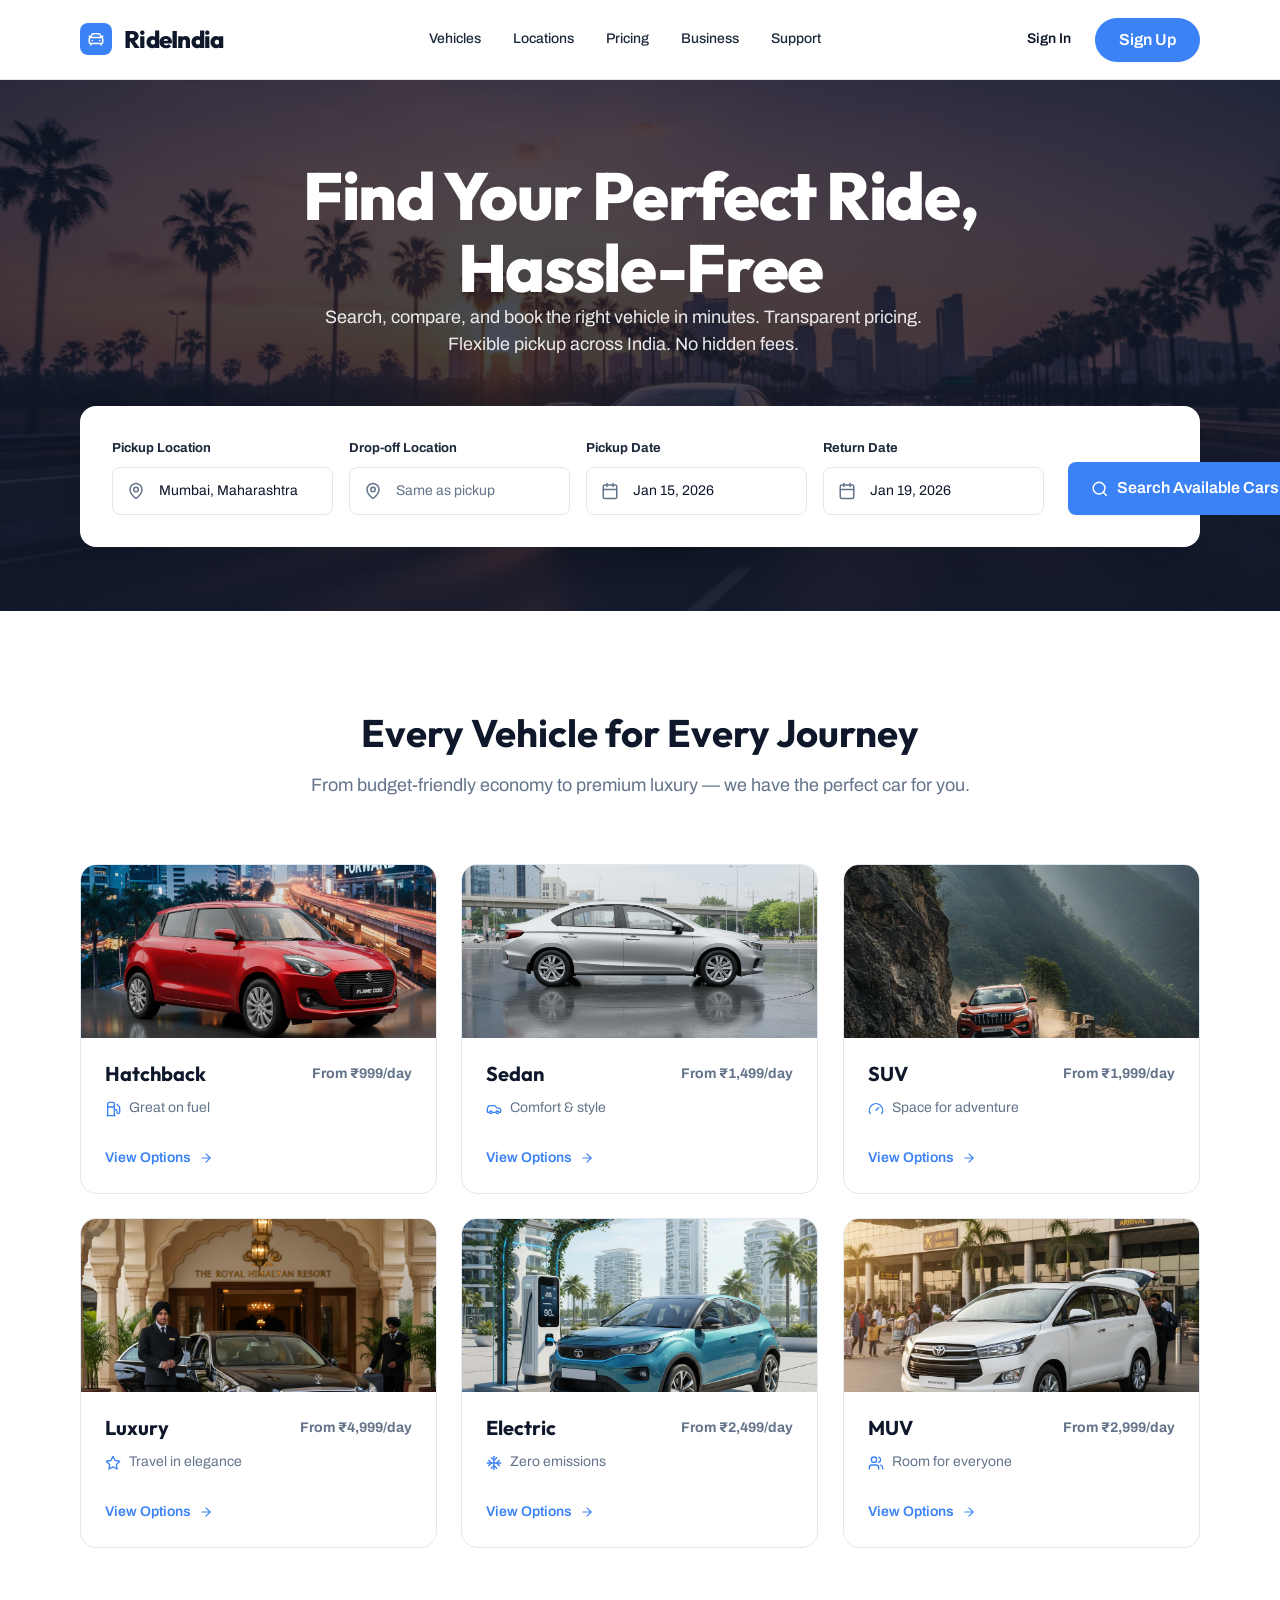
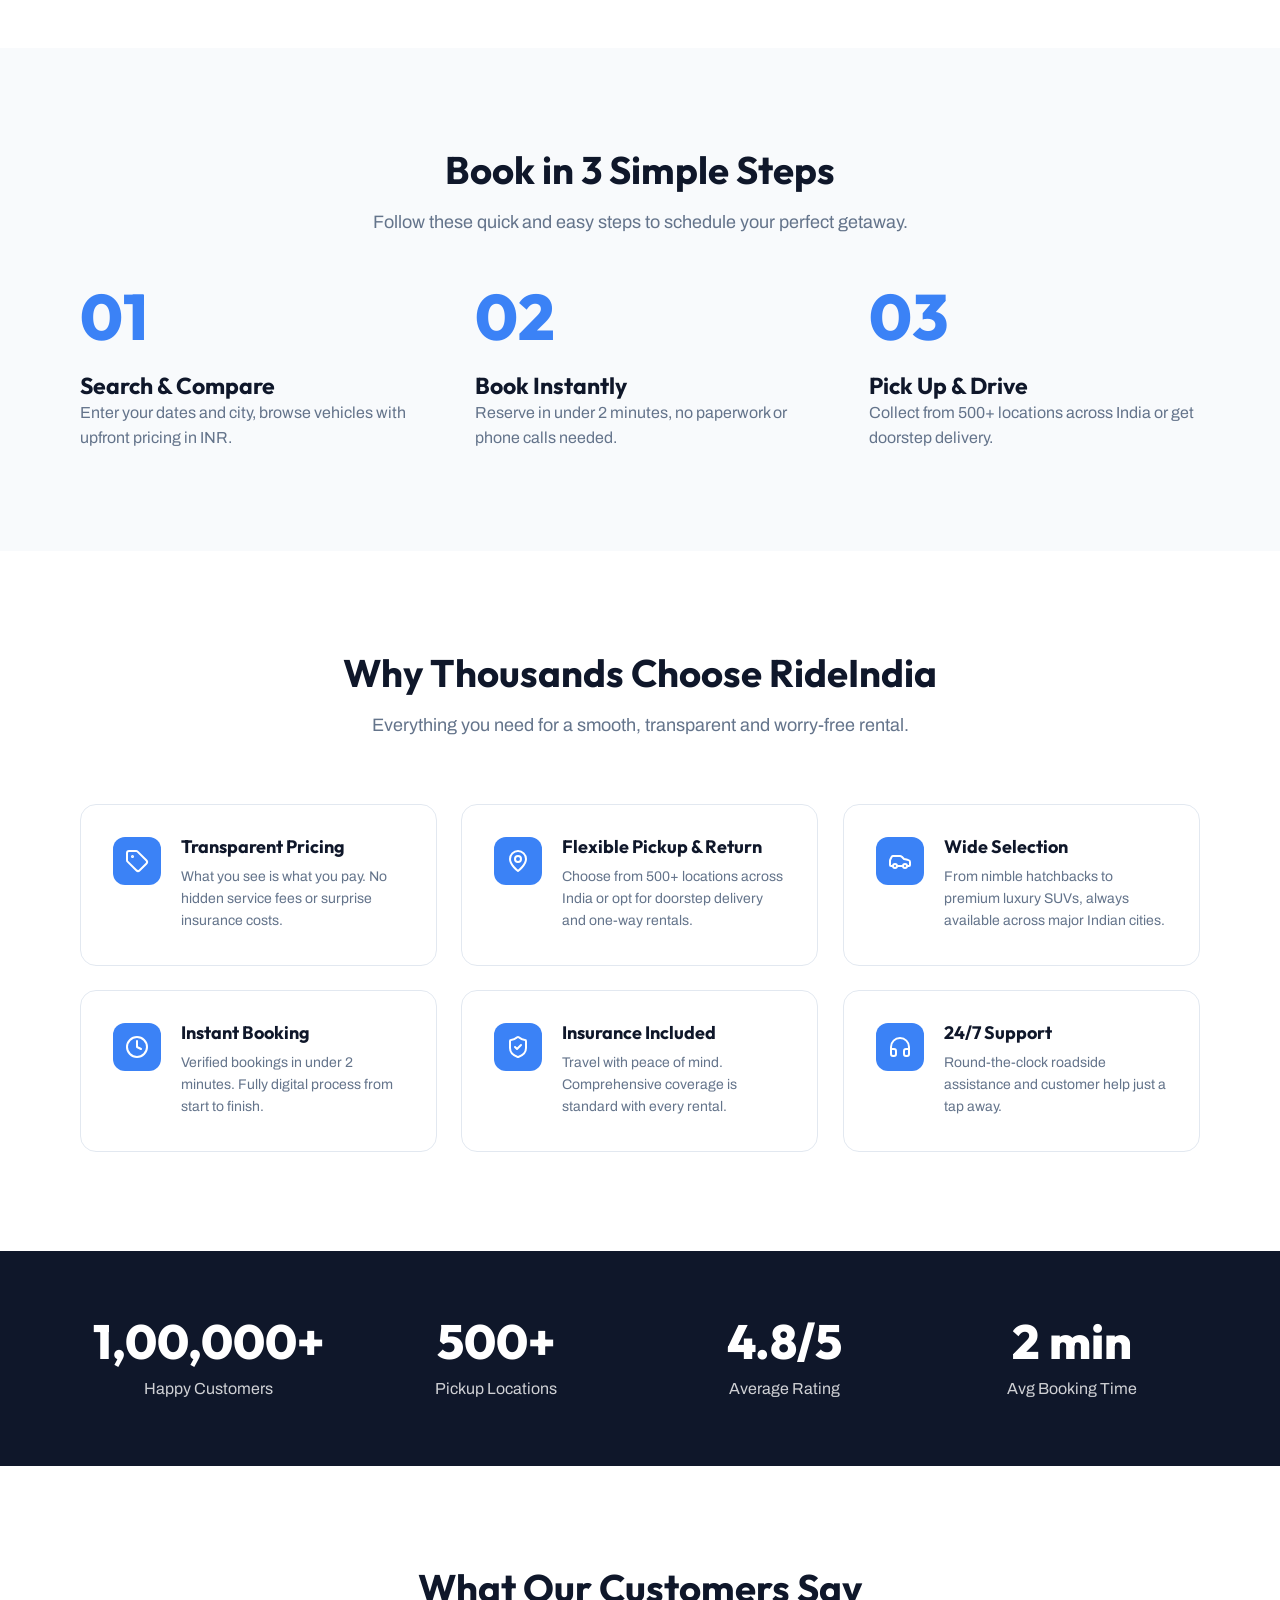
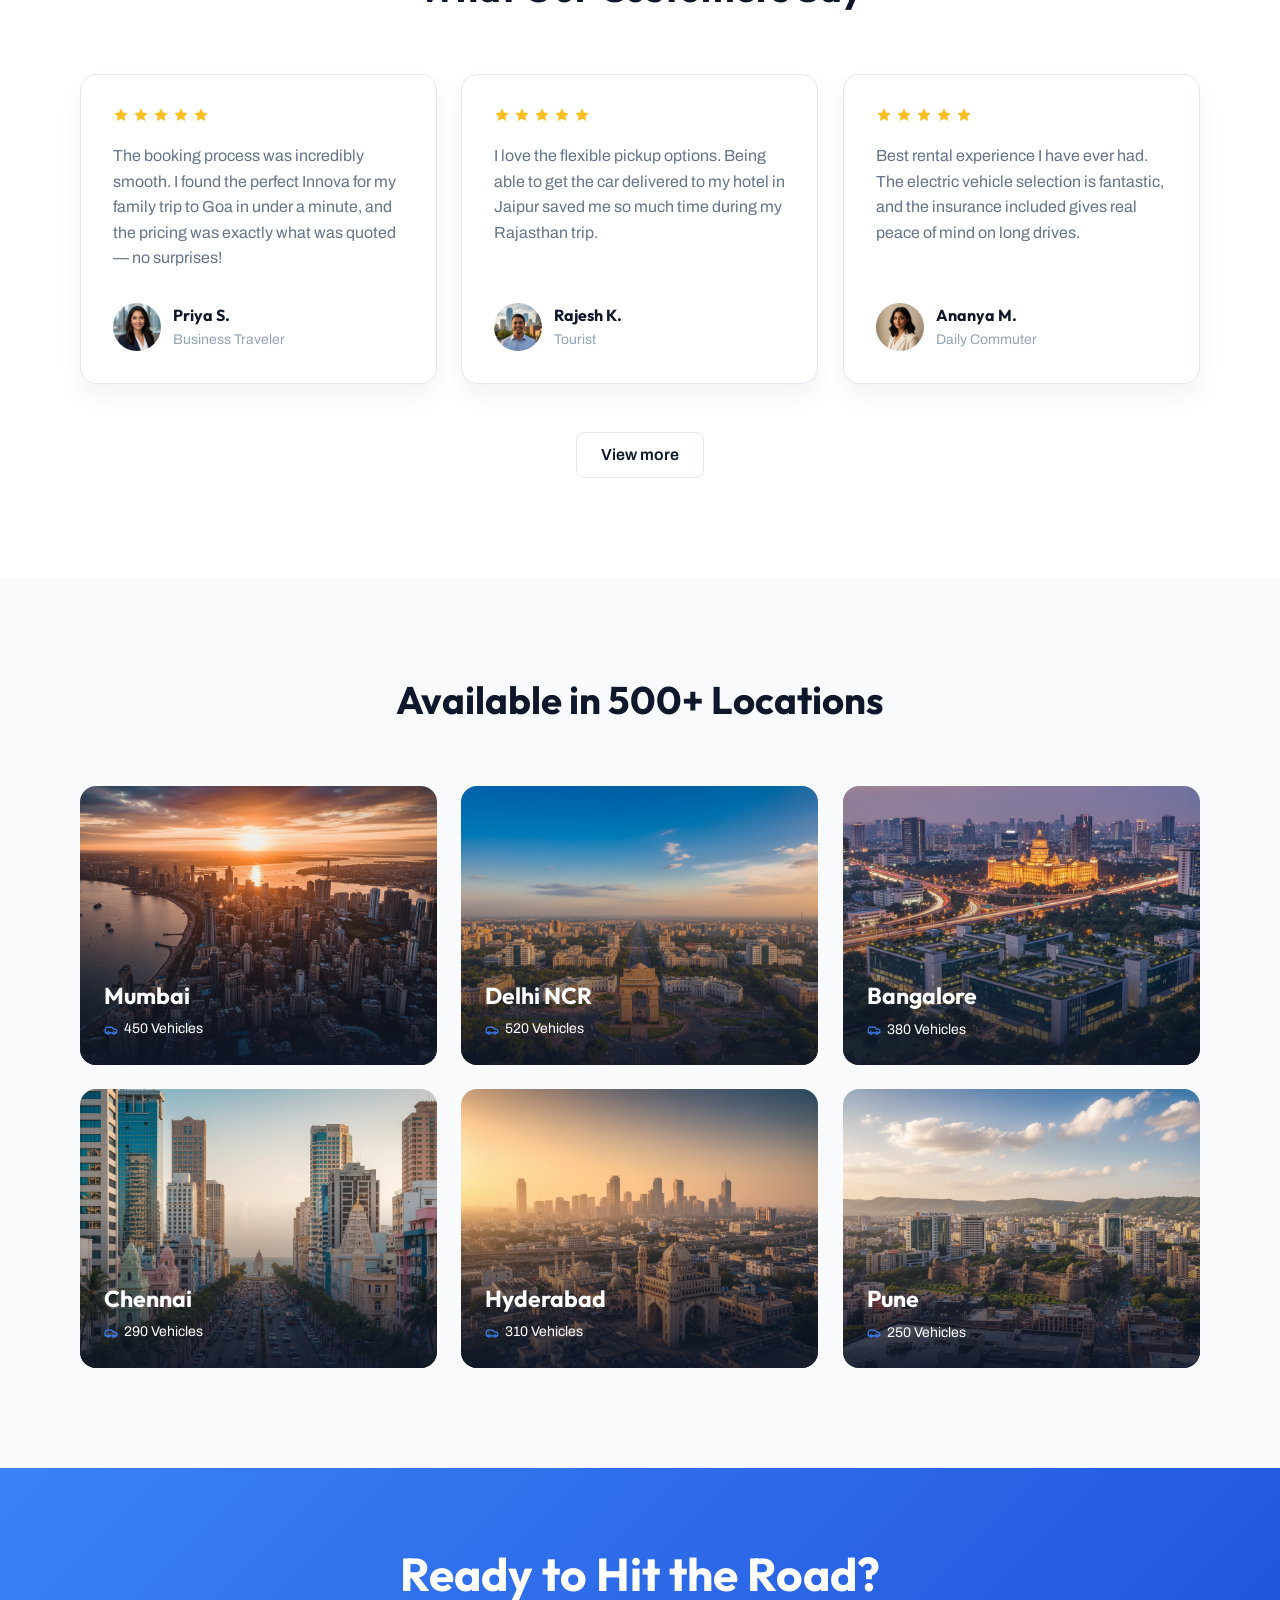
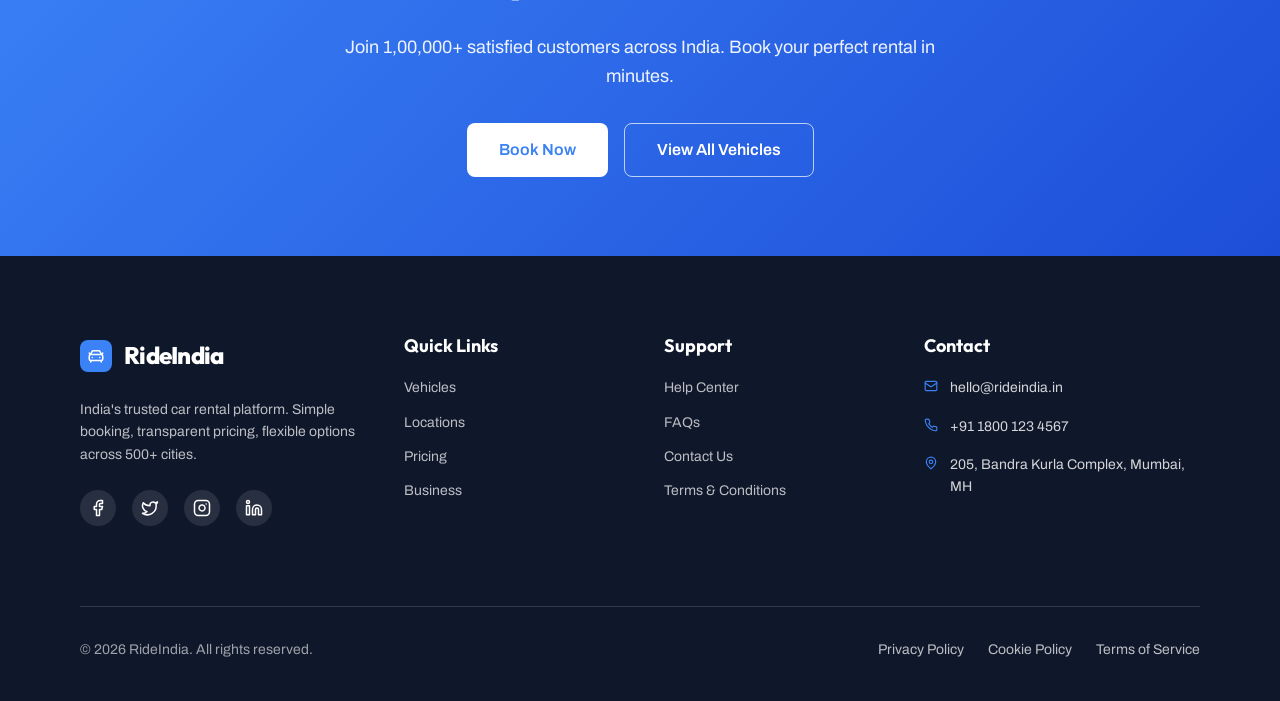
<file: index.html>
<!DOCTYPE html>
<html lang="en">
<head>
  <meta charset="UTF-8">
  <meta name="viewport" content="width=device-width, initial-scale=1.0">
  <title>RideIndia — Find Your Perfect Ride, Hassle-Free</title>
  <meta name="description" content="Search, compare, and book the right vehicle in minutes. Transparent pricing, flexible pickup across India, no hidden fees.">

  <!-- Fonts -->
  <link rel="preconnect" href="https://fonts.googleapis.com">
  <link rel="preconnect" href="https://fonts.gstatic.com" crossorigin>
  <link href="https://fonts.googleapis.com/css2?family=Archivo:wght@400;500;600;700&family=Outfit:wght@500;600;700;800&display=swap" rel="stylesheet">

  <!-- Styles -->
  <link rel="stylesheet" href="css/variables.css">
  <link rel="stylesheet" href="css/base.css">
  <link rel="stylesheet" href="css/components.css">
  <link rel="stylesheet" href="css/home.css">
</head>
<body>
  <header id="site-header" data-active="index.html"></header>

  <main class="page">

    <!-- ===================== HERO ===================== -->
    <section class="hero" style="--hero-img: url('https://gansun770.github.io/rideindiatest/assets/img/37cecc12dfda.png');">
      <div class="container hero__inner">
        <div class="reveal">
          <h1 class="hero__title">Find Your Perfect Ride,<br>Hassle-Free</h1>
          <p class="hero__subtitle">Search, compare, and book the right vehicle in minutes. Transparent pricing. Flexible pickup across India. No hidden fees.</p>
        </div>

        <form class="search-card reveal reveal--delay-1" id="search-form" novalidate>
          <div class="search-card__fields">
            <div class="field" data-field>
              <label class="field__label" for="pickup">Pickup Location</label>
              <div class="field__control"><i data-icon="map-pin"></i>
                <input id="pickup" name="pickup" type="text" value="Mumbai, Maharashtra">
              </div>
            </div>
            <div class="field" data-field>
              <label class="field__label" for="dropoff">Drop-off Location</label>
              <div class="field__control"><i data-icon="map-pin"></i>
                <input id="dropoff" name="dropoff" type="text" placeholder="Same as pickup">
              </div>
            </div>
            <div class="field" data-field>
              <label class="field__label" for="pickup-date">Pickup Date</label>
              <div class="field__control"><i data-icon="calendar"></i>
                <input id="pickup-date" name="pickup-date" type="text" value="Jan 15, 2026"
                  onfocus="(this.type='date')" onblur="if(!this.value)this.type='text'">
              </div>
            </div>
            <div class="field" data-field>
              <label class="field__label" for="return-date">Return Date</label>
              <div class="field__control"><i data-icon="calendar"></i>
                <input id="return-date" name="return-date" type="text" value="Jan 19, 2026"
                  onfocus="(this.type='date')" onblur="if(!this.value)this.type='text'">
              </div>
            </div>
          </div>
          <a class="btn btn--primary btn--lg" href="available-cars.html">
            <i data-icon="search"></i> Search Available Cars
          </a>
        </form>
      </div>
    </section>

    <!-- ===================== CATEGORIES ===================== -->
    <section class="section" id="categories">
      <div class="container">
        <div class="section-heading reveal">
          <h2>Every Vehicle for Every Journey</h2>
          <p>From budget-friendly economy to premium luxury — we have the perfect car for you.</p>
        </div>
        <div class="cards-grid" id="category-grid"></div>
      </div>
    </section>

    <!-- ===================== HOW IT WORKS ===================== -->
    <section class="section section--alt" id="how">
      <div class="container">
        <div class="section-heading reveal">
          <h2>Book in 3 Simple Steps</h2>
          <p>Follow these quick and easy steps to schedule your perfect getaway.</p>
        </div>
        <div class="steps">
          <div class="step reveal">
            <span class="step__num">01</span>
            <div>
              <h3 class="step__title">Search &amp; Compare</h3>
              <p class="step__desc">Enter your dates and city, browse vehicles with upfront pricing in INR.</p>
            </div>
          </div>
          <div class="step reveal reveal--delay-1">
            <span class="step__num">02</span>
            <div>
              <h3 class="step__title">Book Instantly</h3>
              <p class="step__desc">Reserve in under 2 minutes, no paperwork or phone calls needed.</p>
            </div>
          </div>
          <div class="step reveal reveal--delay-2">
            <span class="step__num">03</span>
            <div>
              <h3 class="step__title">Pick Up &amp; Drive</h3>
              <p class="step__desc">Collect from 500+ locations across India or get doorstep delivery.</p>
            </div>
          </div>
        </div>
      </div>
    </section>

    <!-- ===================== WHY RIDEINDIA ===================== -->
    <section class="section" id="why">
      <div class="container">
        <div class="section-heading reveal">
          <h2>Why Thousands Choose RideIndia</h2>
          <p>Everything you need for a smooth, transparent and worry-free rental.</p>
        </div>
        <div class="benefits" id="benefits-grid"></div>
      </div>
    </section>

    <!-- ===================== METRICS ===================== -->
    <section class="metrics">
      <div class="container">
        <div class="metrics__grid">
          <div class="reveal"><div class="metric__value">1,00,000+</div><div class="metric__label">Happy Customers</div></div>
          <div class="reveal reveal--delay-1"><div class="metric__value">500+</div><div class="metric__label">Pickup Locations</div></div>
          <div class="reveal reveal--delay-2"><div class="metric__value">4.8/5</div><div class="metric__label">Average Rating</div></div>
          <div class="reveal reveal--delay-3"><div class="metric__value">2 min</div><div class="metric__label">Avg Booking Time</div></div>
        </div>
      </div>
    </section>

    <!-- ===================== REVIEWS ===================== -->
    <section class="section">
      <div class="container">
        <div class="section-heading reveal"><h2>What Our Customers Say</h2></div>
        <div class="reviews" id="reviews-grid"></div>
        <div class="center-cta reveal">
          <a class="btn btn--ghost" href="all-reviews.html">View more</a>
        </div>
      </div>
    </section>

    <!-- ===================== LOCATIONS ===================== -->
    <section class="section section--alt" id="locations">
      <div class="container">
        <div class="section-heading reveal"><h2>Available in 500+ Locations</h2></div>
        <div class="locations" id="locations-grid"></div>
      </div>
    </section>

    <!-- ===================== CTA ===================== -->
    <section class="cta-band">
      <div class="container cta-band__inner reveal">
        <h2>Ready to Hit the Road?</h2>
        <p>Join 1,00,000+ satisfied customers across India. Book your perfect rental in minutes.</p>
        <div class="cta-band__actions">
          <a class="btn btn--light btn--lg" href="available-cars.html">Book Now</a>
          <a class="btn btn--outline-light btn--lg" href="available-cars.html">View All Vehicles</a>
        </div>
      </div>
    </section>

  </main>

  <footer id="site-footer"></footer>

  <!-- Scripts -->
  <script src="js/icons.js"></script>
  <script src="js/auth.js"></script>
  <script src="js/components.js"></script>
  <script src="js/validation.js"></script>
  <script src="js/modal.js"></script>
  <script src="js/data.js"></script>
  <script src="js/home.js"></script>
  <script src="js/main.js"></script>
</body>
</html>
</file>
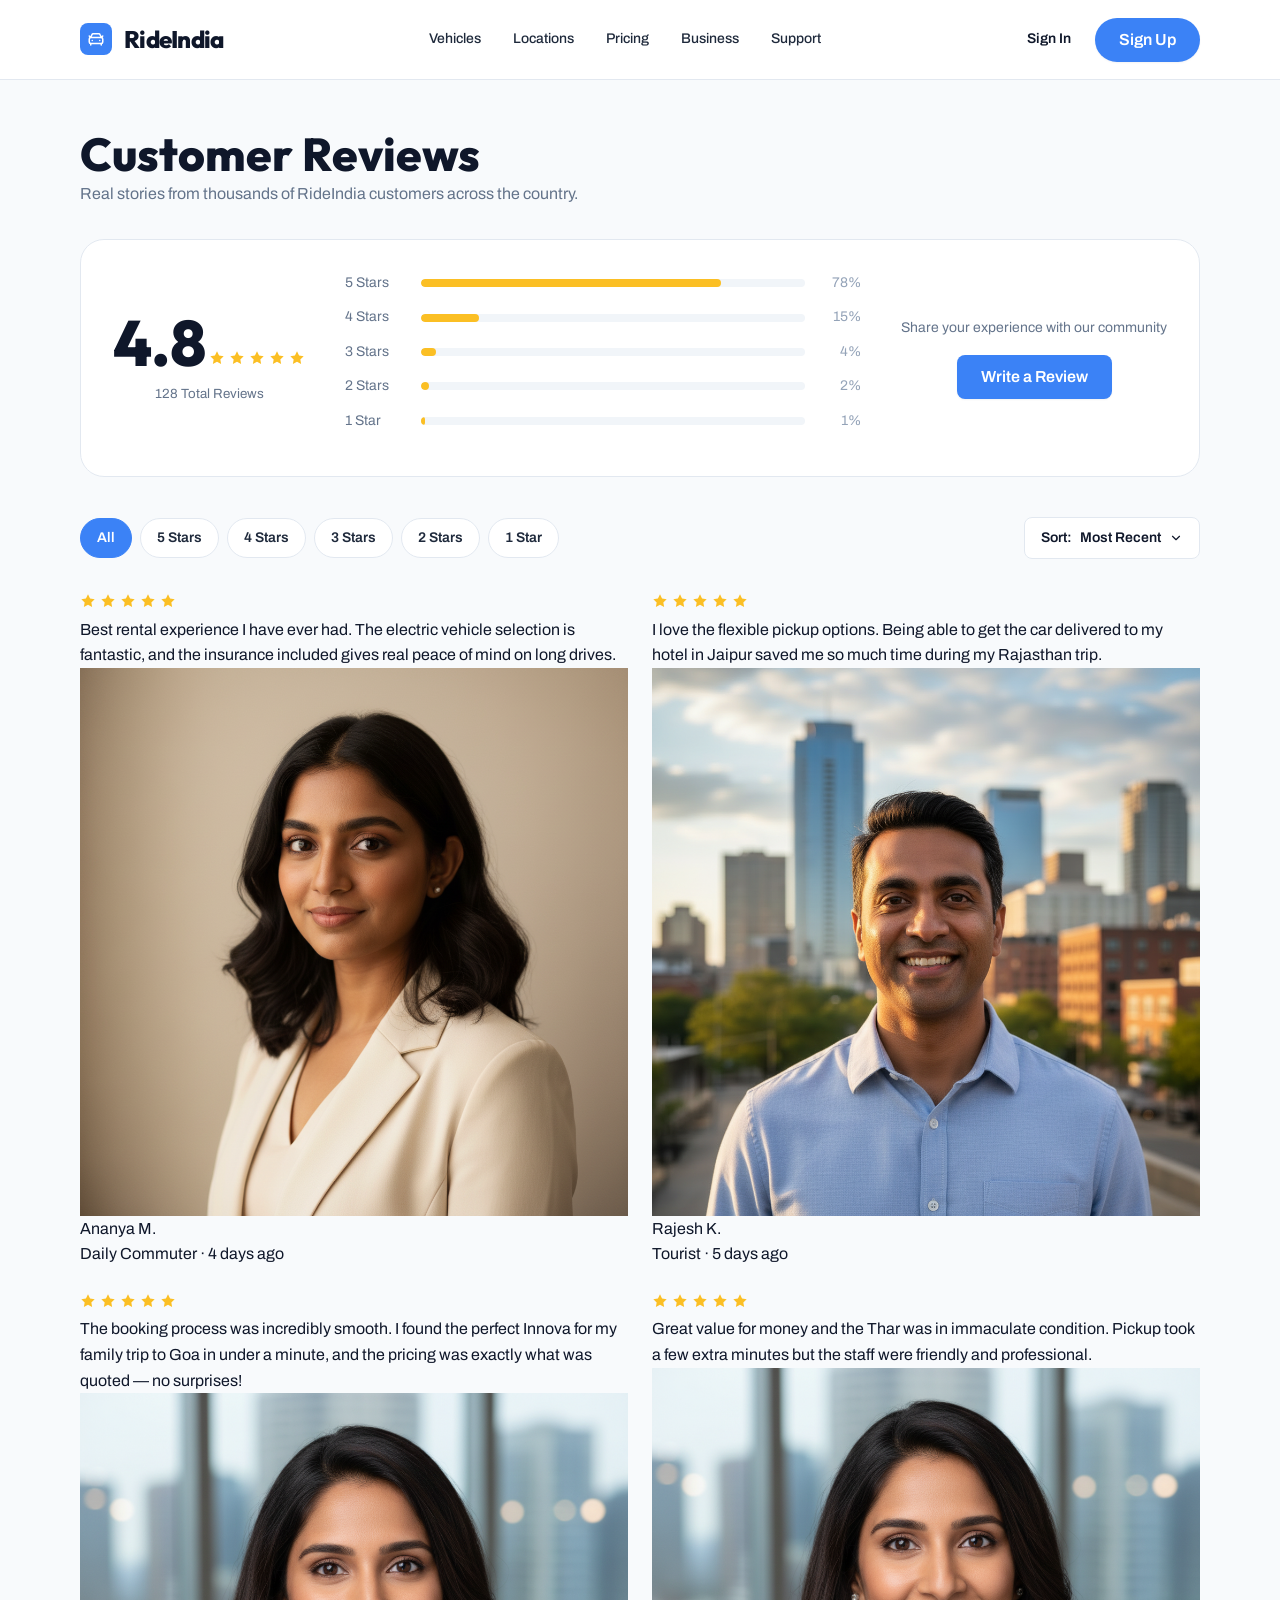
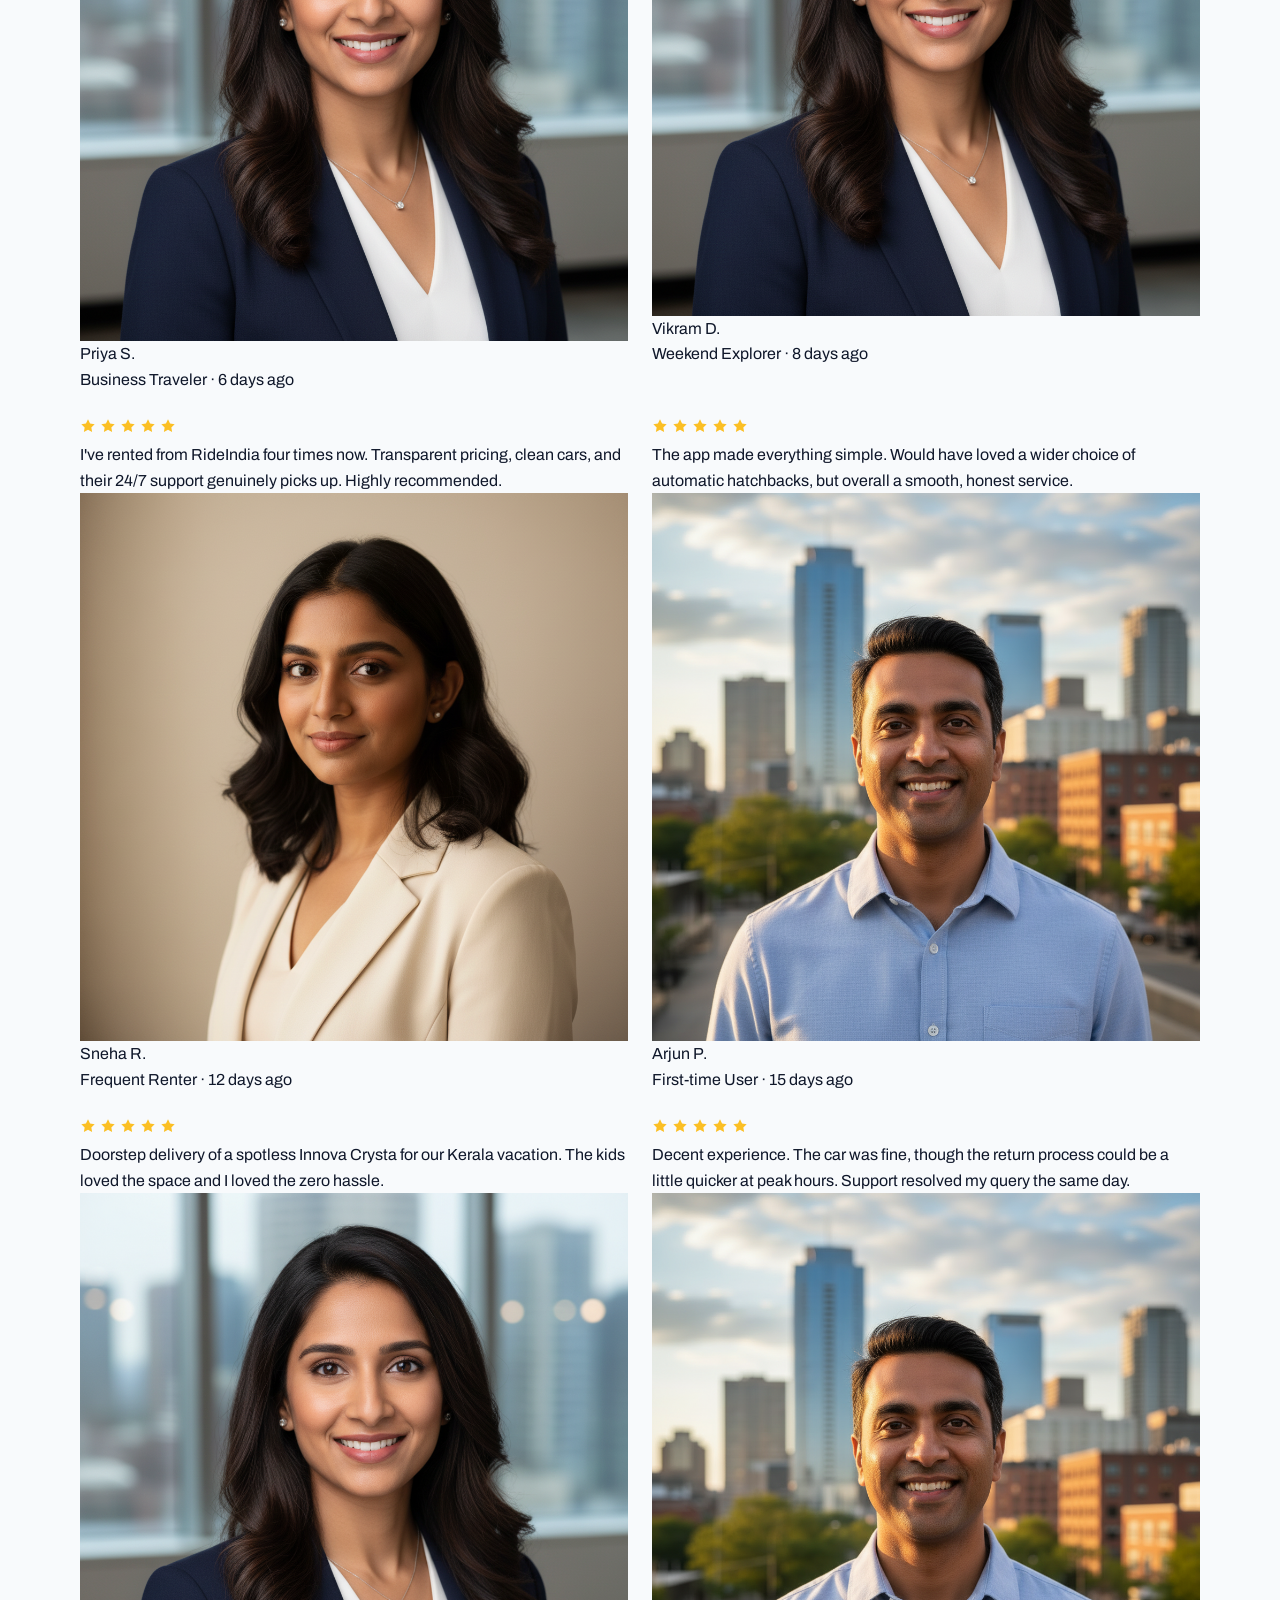
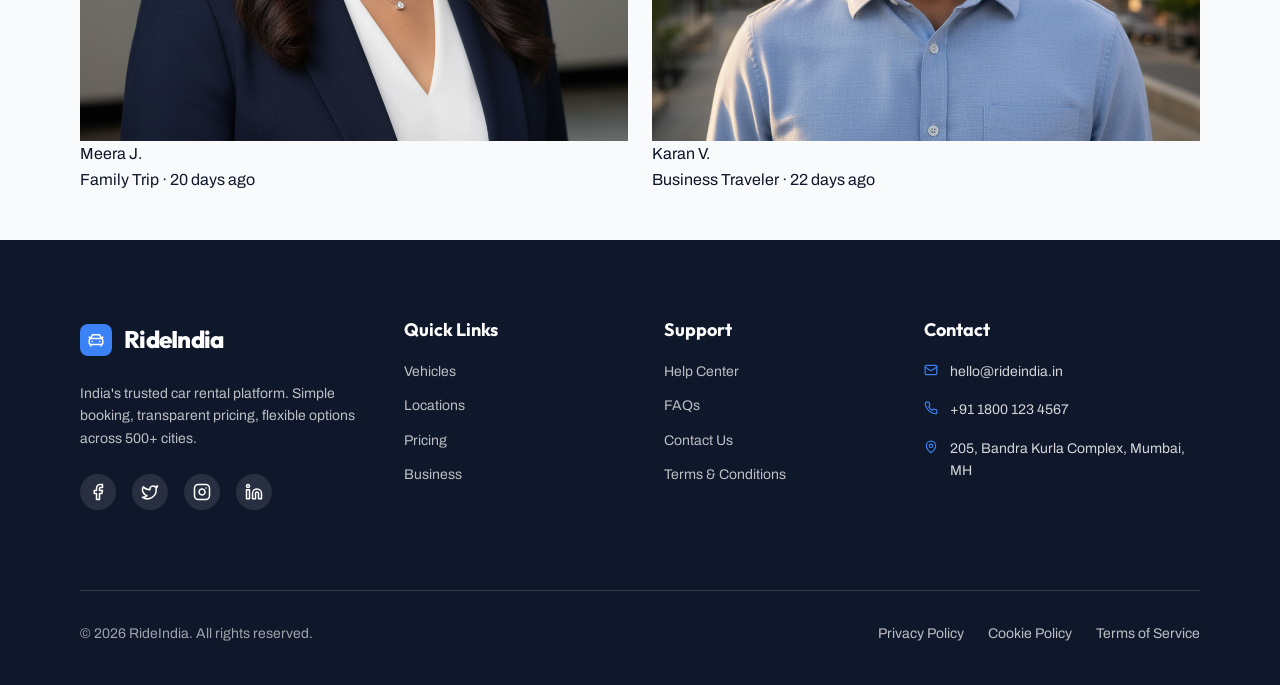
<file: all-reviews.html>
<!DOCTYPE html>
<html lang="en">
<head>
  <meta charset="UTF-8">
  <meta name="viewport" content="width=device-width, initial-scale=1.0">
  <title>Customer Reviews — RideIndia</title>
  <link rel="preconnect" href="https://fonts.googleapis.com">
  <link rel="preconnect" href="https://fonts.gstatic.com" crossorigin>
  <link href="https://fonts.googleapis.com/css2?family=Archivo:wght@400;500;600;700;800&family=Outfit:wght@500;600;700;800&display=swap" rel="stylesheet">
  <link rel="stylesheet" href="css/variables.css">
  <link rel="stylesheet" href="css/base.css">
  <link rel="stylesheet" href="css/components.css">
  <link rel="stylesheet" href="css/pages.css">
</head>
<body style="background: var(--color-surface);">
  
  <header id="site-header" data-active="index.html"></header>

  <main class="page">
    <div class="container" style="padding-block: var(--space-12);">
      <div style="margin-bottom: var(--space-8);">
        <h1 style="font-family: var(--font-head); font-weight: 800; font-size: var(--fs-h1);">Customer Reviews</h1>
        <p style="color: var(--color-muted);">Real stories from thousands of RideIndia customers across the country.</p>
      </div>

      <section class="reviews-summary reveal">
        <div class="reviews-score">
          <b>4.8</b>
          <div class="stars" id="summary-stars"></div>
          <small>128 Total Reviews</small>
        </div>
        <div style="flex:1; min-width: 280px;" id="rating-breakdown"></div>
        <div style="text-align:center;">
          <p style="color: var(--color-muted); font-size: var(--fs-sm); margin-bottom: var(--space-4);">Share your experience with our community</p>
          <button class="btn btn--primary" data-auth-open="login">Write a Review</button>
        </div>
      </section>

      <div class="toolbar" style="justify-content: space-between; margin-bottom: var(--space-8);">
        <div class="filter-chips" id="review-filters"></div>
        <div class="select" id="review-sort" aria-expanded="false">
          <button class="select__button" type="button">Sort: <span id="rsort-label">Most Recent</span> <i data-icon="chevron-down"></i></button>
          <div class="select__menu" role="listbox">
            <button class="select__option is-active" data-sort="recent" role="option">Most Recent</button>
            <button class="select__option" data-sort="high" role="option">Highest Rated</button>
            <button class="select__option" data-sort="low" role="option">Lowest Rated</button>
          </div>
        </div>
      </div>

      <div class="review-list" id="review-list"></div>
    </div>
  </main>

  <footer id="site-footer"></footer>

  <script src="js/icons.js"></script>
  <script src="js/auth.js"></script>
  <script src="js/components.js"></script>
  <script src="js/validation.js"></script>
  <script src="js/modal.js"></script>
  <script src="js/data.js"></script>
  <script src="js/reviews.js"></script>
  <script src="js/main.js"></script>
</body>
</html>
</file>
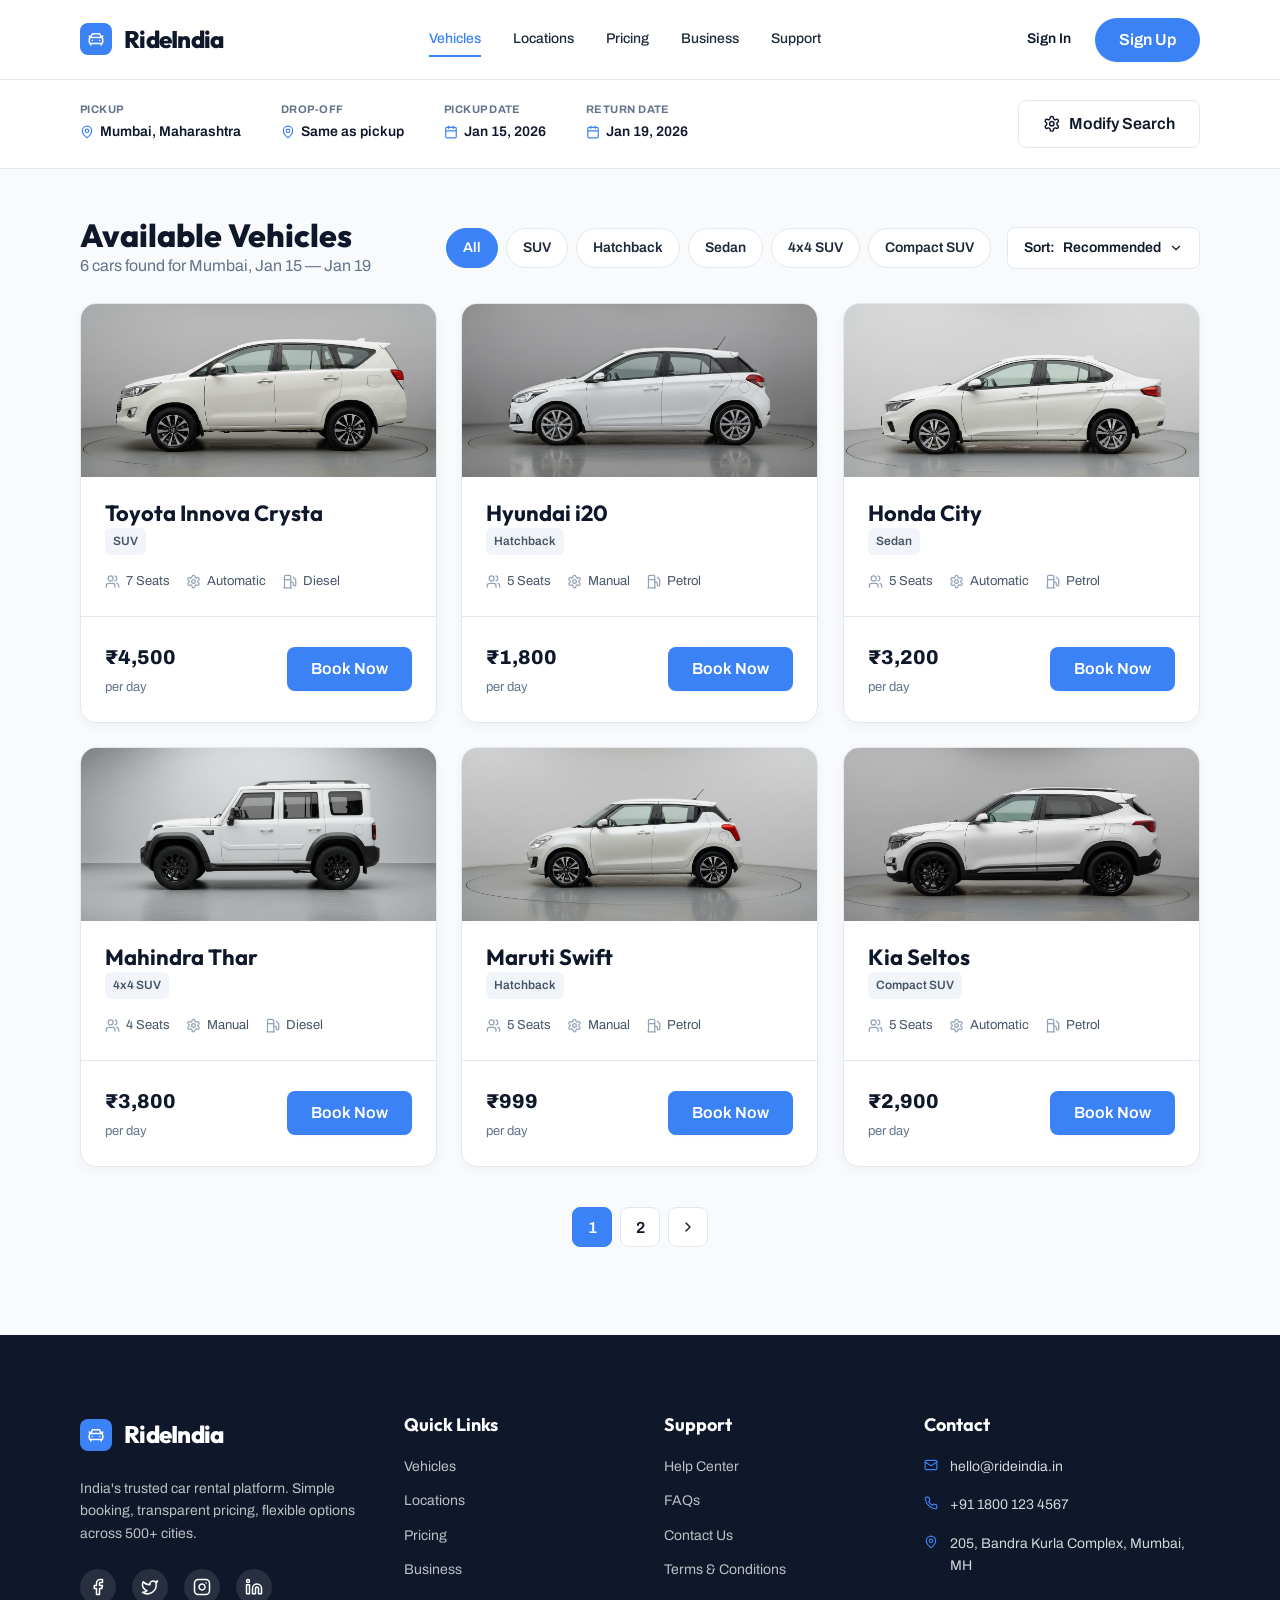
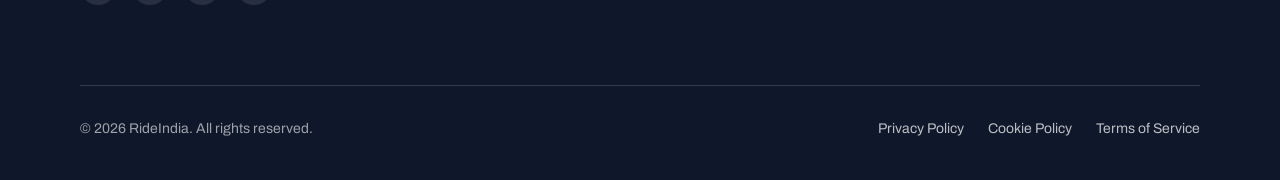
<file: available-cars.html>
<!DOCTYPE html>
<html lang="en">
<head>
  <meta charset="UTF-8">
  <meta name="viewport" content="width=device-width, initial-scale=1.0">
  <title>Available Cars — RideIndia</title>
  <link rel="preconnect" href="https://fonts.googleapis.com">
  <link rel="preconnect" href="https://fonts.gstatic.com" crossorigin>
  <link href="https://fonts.googleapis.com/css2?family=Archivo:wght@400;500;600;700;800&family=Outfit:wght@500;600;700;800&display=swap" rel="stylesheet">
  <link rel="stylesheet" href="css/variables.css">
  <link rel="stylesheet" href="css/base.css">
  <link rel="stylesheet" href="css/components.css">
  <link rel="stylesheet" href="css/pages.css">
</head>
<body style="background: var(--color-surface);">
  <header id="site-header" data-active="available-cars.html"></header>

  <!-- Search summary bar -->
  <section class="search-summary">
    <div class="container search-summary__inner">
      <div class="criteria">
        <div class="criteria__item"><small>Pickup</small><span><i data-icon="map-pin"></i> Mumbai, Maharashtra</span></div>
        <div class="criteria__item"><small>Drop-off</small><span><i data-icon="map-pin"></i> Same as pickup</span></div>
        <div class="criteria__item"><small>Pickup Date</small><span><i data-icon="calendar"></i> Jan 15, 2026</span></div>
        <div class="criteria__item"><small>Return Date</small><span><i data-icon="calendar"></i> Jan 19, 2026</span></div>
      </div>
      <a class="btn btn--ghost" href="index.html"><i data-icon="settings"></i> Modify Search</a>
    </div>
  </section>

  <main class="page">
    <div class="container" style="padding-block: var(--space-12);">
      <div class="results-meta">
        <div>
          <h1>Available Vehicles</h1>
          <p id="results-count">6 cars found for Mumbai, Jan 15 — Jan 19</p>
        </div>
        <div class="toolbar">
          <div class="filter-chips" id="filter-chips" role="group" aria-label="Filter by type"></div>
          <div class="select" id="sort-select" aria-expanded="false">
            <button class="select__button" type="button" aria-haspopup="listbox">
              Sort: <span id="sort-label">Recommended</span> <i data-icon="chevron-down"></i>
            </button>
            <div class="select__menu" role="listbox">
              <button class="select__option is-active" data-sort="recommended" role="option">Recommended</button>
              <button class="select__option" data-sort="price-asc" role="option">Price: Low to High</button>
              <button class="select__option" data-sort="price-desc" role="option">Price: High to Low</button>
              <button class="select__option" data-sort="rating" role="option">Top Rated</button>
            </div>
          </div>
        </div>
      </div>

      <div class="car-grid" id="car-grid"></div>

      <div class="pagination">
        <button class="is-active">1</button>
        <button>2</button>
        <button aria-label="Next page"><i data-icon="chevron-right"></i></button>
      </div>
    </div>
  </main>

  <footer id="site-footer"></footer>

  <script src="js/icons.js"></script>
  <script src="js/auth.js"></script>
  <script src="js/components.js"></script>
  <script src="js/validation.js"></script>
  <script src="js/modal.js"></script>
  <script src="js/data.js"></script>
  <script src="js/available-cars.js"></script>
  <script src="js/main.js"></script>
</body>
</html>
</file>
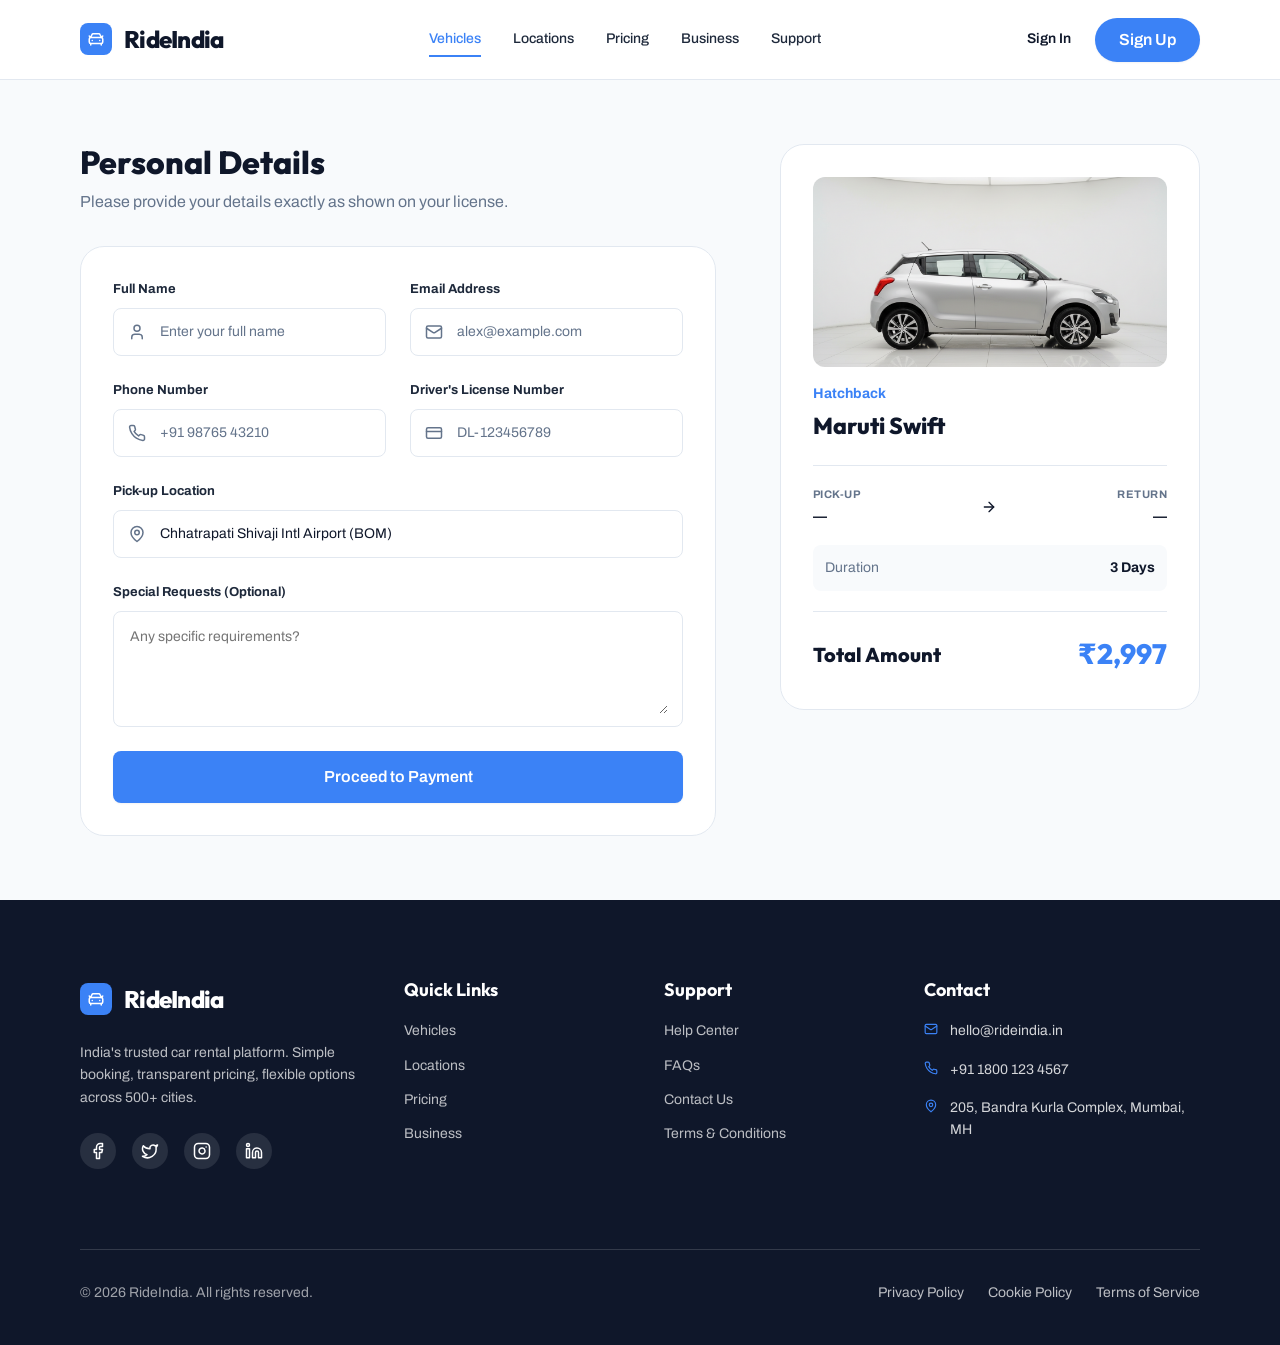
<file: booking-details.html>
<!DOCTYPE html>
<html lang="en">
<head>
  <meta charset="UTF-8">
  <meta name="viewport" content="width=device-width, initial-scale=1.0">
  <title>Booking Details — RideIndia</title>
  <link rel="preconnect" href="https://fonts.googleapis.com">
  <link rel="preconnect" href="https://fonts.gstatic.com" crossorigin>
  <link href="https://fonts.googleapis.com/css2?family=Archivo:wght@400;500;600;700;800&family=Outfit:wght@500;600;700;800&display=swap" rel="stylesheet">
  <link rel="stylesheet" href="css/variables.css">
  <link rel="stylesheet" href="css/base.css">
  <link rel="stylesheet" href="css/components.css">
  <link rel="stylesheet" href="css/pages.css">
</head>
<body style="background: var(--color-surface);">
  <header id="site-header" data-active="available-cars.html"></header>

  <main class="page">
    <div class="container layout-2col">
      <div>
        <div style="margin-bottom: var(--space-8);">
          <h1 class="panel__title">Personal Details</h1>
          <p class="panel__subtitle">Please provide your details exactly as shown on your license.</p>
        </div>

        <form class="panel" id="booking-form" novalidate>
          <div class="form-grid">
            <div class="field" data-field>
              <label class="field__label" for="bk-name">Full Name</label>
              <div class="field__control"><i data-icon="user"></i>
                <input id="bk-name" type="text" placeholder="Enter your full name">
              </div>
              <span class="field__error"><i data-icon="info"></i><span data-error-text></span></span>
            </div>
            <div class="field" data-field>
              <label class="field__label" for="bk-email">Email Address</label>
              <div class="field__control"><i data-icon="mail"></i>
                <input id="bk-email" type="email" placeholder="alex@example.com">
              </div>
              <span class="field__error"><i data-icon="info"></i><span data-error-text></span></span>
            </div>
            <div class="field" data-field>
              <label class="field__label" for="bk-phone">Phone Number</label>
              <div class="field__control"><i data-icon="phone"></i>
                <input id="bk-phone" type="tel" placeholder="+91 98765 43210">
              </div>
              <span class="field__error"><i data-icon="info"></i><span data-error-text></span></span>
            </div>
            <div class="field" data-field>
              <label class="field__label" for="bk-license">Driver's License Number</label>
              <div class="field__control"><i data-icon="credit-card"></i>
                <input id="bk-license" type="text" placeholder="DL-123456789">
              </div>
              <span class="field__error"><i data-icon="info"></i><span data-error-text></span></span>
            </div>
            <div class="field field--full" data-field>
              <label class="field__label" for="bk-location">Pick-up Location</label>
              <div class="field__control"><i data-icon="map-pin"></i>
                <input id="bk-location" type="text" value="Chhatrapati Shivaji Intl Airport (BOM)">
              </div>
              <span class="field__error"><i data-icon="info"></i><span data-error-text></span></span>
            </div>
            <div class="field field--full" data-field>
              <label class="field__label" for="bk-notes">Special Requests (Optional)</label>
              <div class="field__control field__control--textarea">
                <textarea id="bk-notes" placeholder="Any specific requirements?"></textarea>
              </div>
            </div>
          </div>
          <button class="btn btn--primary btn--block btn--lg" type="submit" style="margin-top: var(--space-6);">Proceed to Payment</button>
        </form>
      </div>

      <aside class="panel summary" id="summary" aria-label="Booking summary"></aside>
    </div>
  </main>

  <footer id="site-footer"></footer>

  <script src="js/icons.js"></script>
  <script src="js/auth.js"></script>
  <script src="js/components.js"></script>
  <script src="js/validation.js"></script>
  <script src="js/modal.js"></script>
  <script src="js/data.js"></script>
  <script src="js/booking.js"></script>
  <script src="js/main.js"></script>
</body>
</html>
</file>
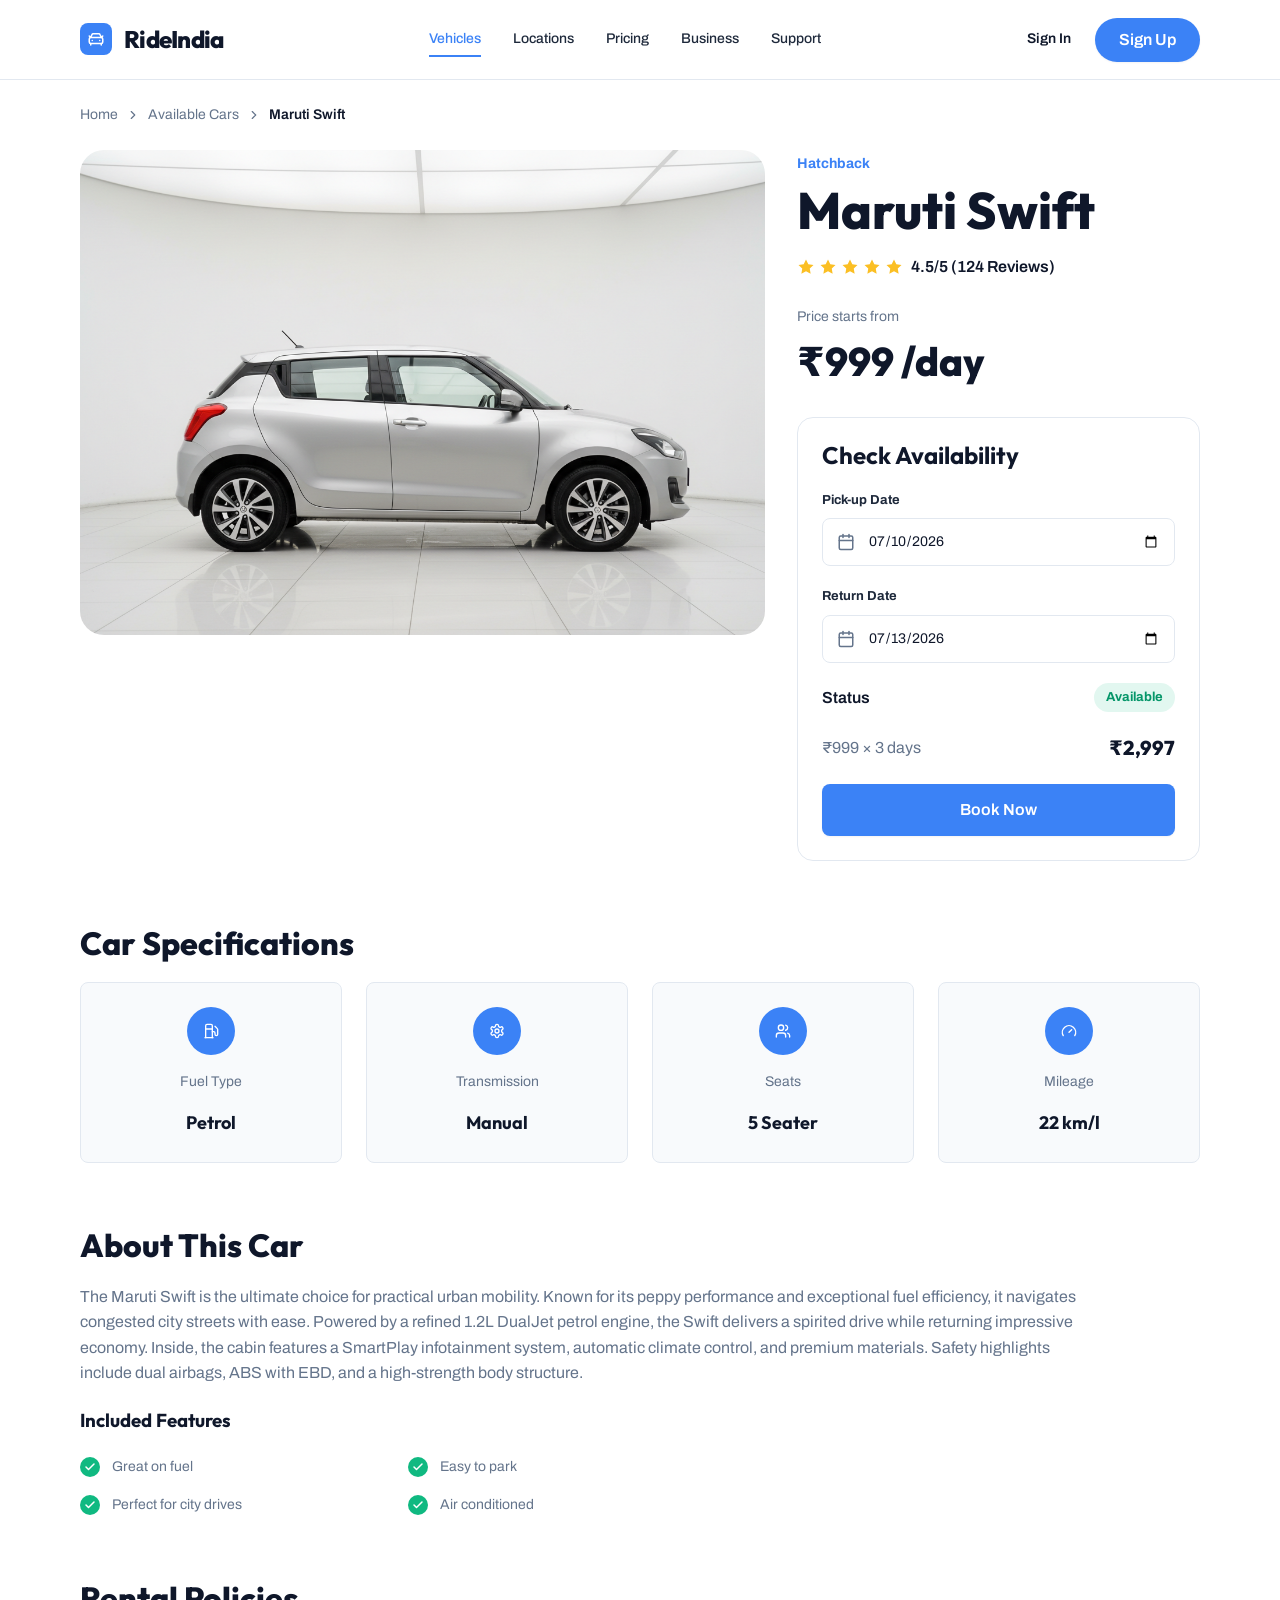
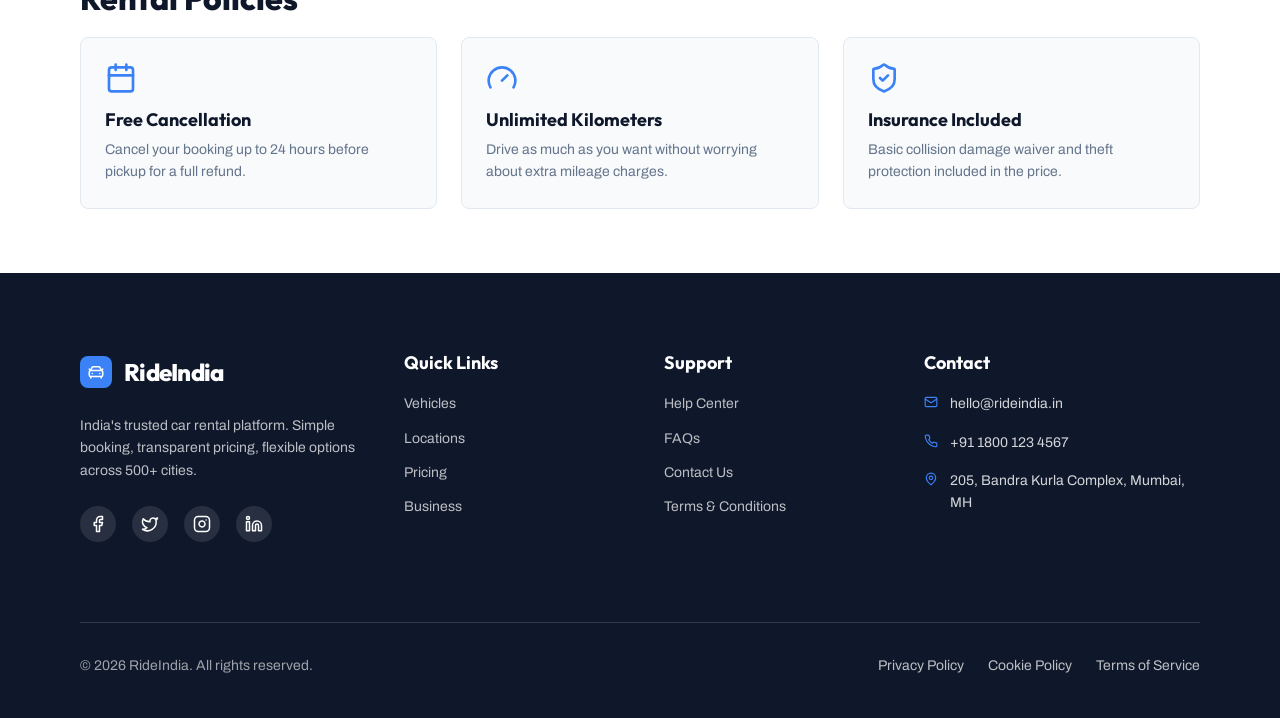
<file: car-details.html>
<!DOCTYPE html>
<html lang="en">
<head>
  <meta charset="UTF-8">
  <meta name="viewport" content="width=device-width, initial-scale=1.0">
  <title>Car Details — RideIndia</title>
  <link rel="preconnect" href="https://fonts.googleapis.com">
  <link rel="preconnect" href="https://fonts.gstatic.com" crossorigin>
  <link href="https://fonts.googleapis.com/css2?family=Archivo:wght@400;500;600;700;800&family=Outfit:wght@500;600;700;800&display=swap" rel="stylesheet">
  <link rel="stylesheet" href="css/variables.css">
  <link rel="stylesheet" href="css/base.css">
  <link rel="stylesheet" href="css/components.css">
  <link rel="stylesheet" href="css/pages.css">
</head>
<body>
  <header id="site-header" data-active="available-cars.html"></header>

  <main class="page">
    <div class="container">
      <nav class="breadcrumb" aria-label="Breadcrumb">
        <a href="index.html">Home</a> <i data-icon="chevron-right"></i>
        <a href="available-cars.html">Available Cars</a> <i data-icon="chevron-right"></i>
        <span aria-current="page" id="crumb-name">Car</span>
      </nav>

      <section class="detail-hero" style="padding-bottom: var(--space-16);">
        <img class="detail-hero__img" id="detail-img" src="" alt="">
        <div>
          <span class="detail-cat" id="detail-cat"></span>
          <h1 class="detail-title" id="detail-title"></h1>
          <div class="detail-rating">
            <span class="stars" id="detail-stars"></span>
            <span id="detail-rating-text"></span>
          </div>
          <div class="detail-price">
            <small>Price starts from</small>
            <b id="detail-price"></b>
          </div>

          <div class="avail-card">
            <h2 style="font-family:var(--font-head);font-size:1.5rem;">Check Availability</h2>
            <div class="field" data-field>
              <label class="field__label" for="pickup-date">Pick-up Date</label>
              <div class="field__control"><i data-icon="calendar"></i>
                <input id="pickup-date" type="date" value="2026-07-10">
              </div>
            </div>
            <div class="field" data-field>
              <label class="field__label" for="return-date">Return Date</label>
              <div class="field__control"><i data-icon="calendar"></i>
                <input id="return-date" type="date" value="2026-07-13">
              </div>
            </div>
            <div class="avail-card__row">
              <span style="font-weight:600;">Status</span>
              <span class="status-pill">Available</span>
            </div>
            <div class="avail-card__row">
              <span class="muted" id="rate-line" style="color:var(--color-muted);"></span>
              <span style="font-family:var(--font-head);font-weight:800;font-size:1.25rem;" id="subtotal"></span>
            </div>
            <button class="btn btn--primary btn--block btn--lg" id="book-btn">Book Now</button>
          </div>
        </div>
      </section>

      <section class="section-block" style="margin-top:0;">
        <h2>Car Specifications</h2>
        <div class="spec-grid" id="spec-grid"></div>
      </section>

      <section class="section-block">
        <h2>About This Car</h2>
        <p class="about-text" id="detail-desc"></p>
        <h3 style="font-family:var(--font-head);margin-top:var(--space-6);">Included Features</h3>
        <ul class="feature-list" id="feature-list"></ul>
      </section>

      <section class="section-block" style="padding-bottom: var(--space-16);">
        <h2>Rental Policies</h2>
        <div class="policy-grid">
          <div class="policy-card"><i data-icon="calendar"></i><h3>Free Cancellation</h3><p>Cancel your booking up to 24 hours before pickup for a full refund.</p></div>
          <div class="policy-card"><i data-icon="gauge"></i><h3>Unlimited Kilometers</h3><p>Drive as much as you want without worrying about extra mileage charges.</p></div>
          <div class="policy-card"><i data-icon="shield-check"></i><h3>Insurance Included</h3><p>Basic collision damage waiver and theft protection included in the price.</p></div>
        </div>
      </section>
    </div>
  </main>

  <footer id="site-footer"></footer>

  <script src="js/icons.js"></script>
  <script src="js/auth.js"></script>
  <script src="js/components.js"></script>
  <script src="js/validation.js"></script>
  <script src="js/modal.js"></script>
  <script src="js/data.js"></script>
  <script src="js/car-details.js"></script>
  <script src="js/main.js"></script>
</body>
</html>
</file>
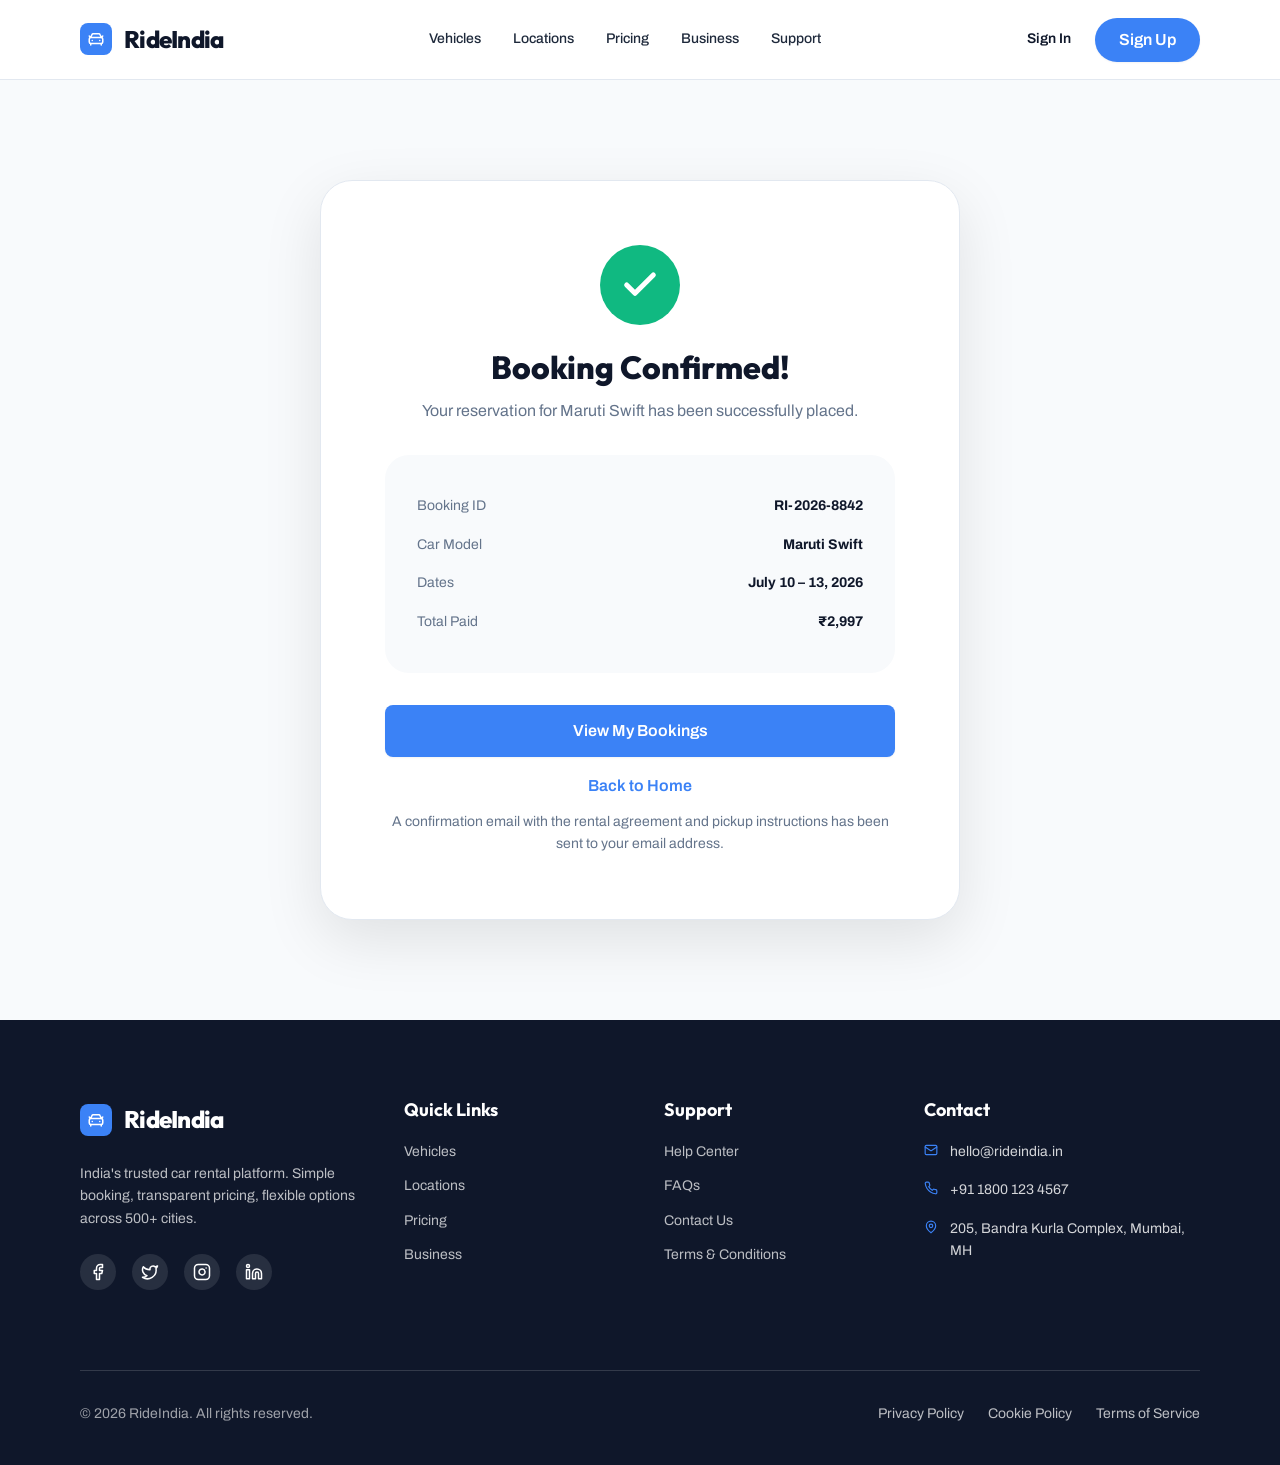
<file: confirmation.html>
<!DOCTYPE html>
<html lang="en">
<head>
  <meta charset="UTF-8">
  <meta name="viewport" content="width=device-width, initial-scale=1.0">
  <title>Booking Confirmed — RideIndia</title>
  <link rel="preconnect" href="https://fonts.googleapis.com">
  <link rel="preconnect" href="https://fonts.gstatic.com" crossorigin>
  <link href="https://fonts.googleapis.com/css2?family=Archivo:wght@400;500;600;700;800&family=Outfit:wght@500;600;700;800&display=swap" rel="stylesheet">
  <link rel="stylesheet" href="css/variables.css">
  <link rel="stylesheet" href="css/base.css">
  <link rel="stylesheet" href="css/components.css">
  <link rel="stylesheet" href="css/pages.css">
</head>
<body style="background: var(--color-surface);">
  <header id="site-header" data-active="index.html"></header>

  <main class="page">
    <div class="container confirm-wrap">
      <div class="confirm-card">
        <div class="confirm-check">
          <svg class="icon" viewBox="0 0 24 24" fill="none" stroke="currentColor" stroke-width="3" stroke-linecap="round" stroke-linejoin="round" aria-hidden="true"><path d="M20 6 9 17l-5-5"/></svg>
        </div>
        <h1>Booking Confirmed!</h1>
        <p id="confirm-sub">Your reservation has been successfully placed.</p>

        <div class="confirm-details" id="confirm-details"></div>

        <div class="confirm-actions">
          <a class="btn btn--primary btn--block btn--lg" href="index.html">View My Bookings</a>
          <a class="modal__switch" href="index.html">Back to Home</a>
        </div>

        <p class="confirm-note">A confirmation email with the rental agreement and pickup instructions has been sent to your email address.</p>
      </div>
    </div>
  </main>

  <footer id="site-footer"></footer>

  <script src="js/icons.js"></script>
  <script src="js/auth.js"></script>
  <script src="js/components.js"></script>
  <script src="js/validation.js"></script>
  <script src="js/modal.js"></script>
  <script src="js/data.js"></script>
  <script src="js/confirmation.js"></script>
  <script src="js/main.js"></script>
</body>
</html>
</file>
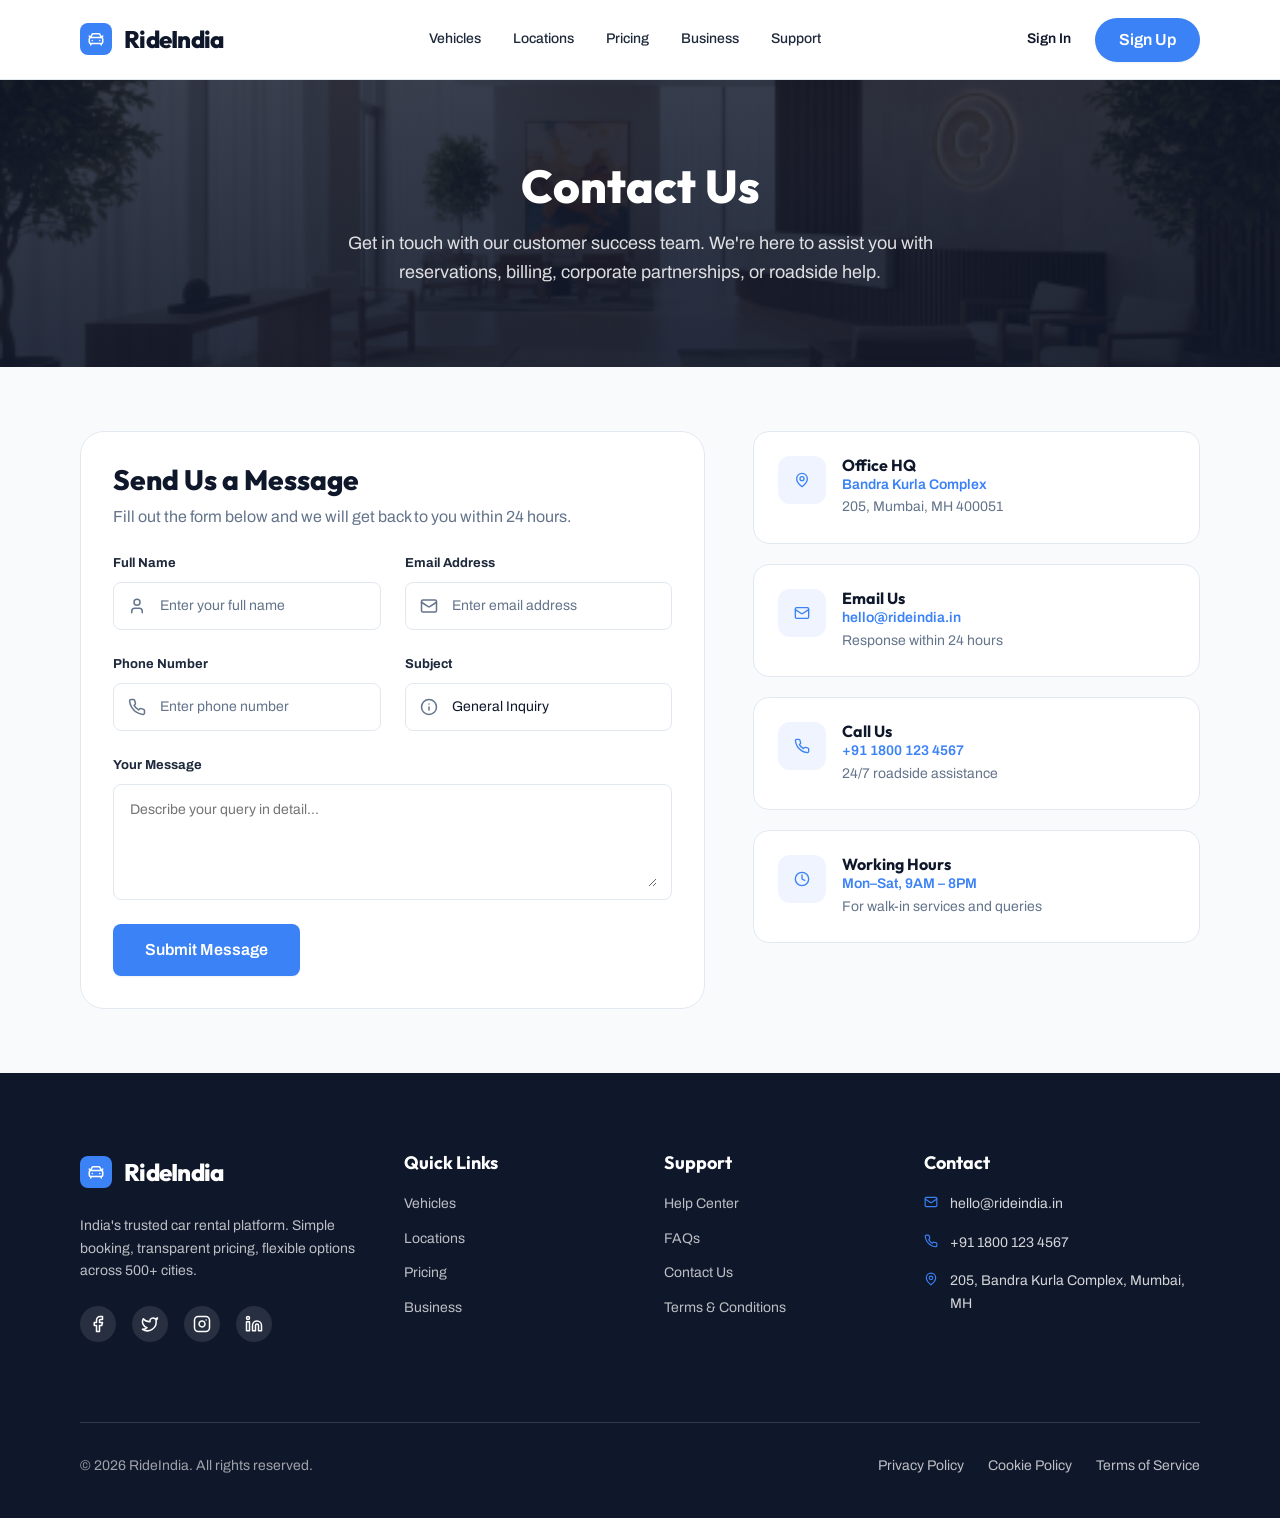
<file: contact-us.html>
<!DOCTYPE html>
<html lang="en">
<head>
  <meta charset="UTF-8">
  <meta name="viewport" content="width=device-width, initial-scale=1.0">
  <title>Contact Us — RideIndia</title>
  <link rel="preconnect" href="https://fonts.googleapis.com">
  <link rel="preconnect" href="https://fonts.gstatic.com" crossorigin>
  <link href="https://fonts.googleapis.com/css2?family=Archivo:wght@400;500;600;700;800&family=Outfit:wght@500;600;700;800&display=swap" rel="stylesheet">
  <link rel="stylesheet" href="css/variables.css">
  <link rel="stylesheet" href="css/base.css">
  <link rel="stylesheet" href="css/components.css">
  <link rel="stylesheet" href="css/pages.css">
</head>
<body style="background: var(--color-surface);">
  <header id="site-header" data-active="contact-us.html"></header>

  <main class="page">
    <section class="page-hero page-hero--img" style="--hero-img: url('https://gansun770.github.io/rideindiatest/assets/img/65baf26f7ec0.png');">
      <div class="container">
        <h1>Contact Us</h1>
        <p>Get in touch with our customer success team. We're here to assist you with reservations, billing, corporate partnerships, or roadside help.</p>
      </div>
    </section>

    <div class="container" style="padding-block: var(--space-16);">
      <div class="contact-layout">
        <div class="panel">
          <h2 style="font-family: var(--font-head); font-weight: 800; font-size: 1.75rem;">Send Us a Message</h2>
          <p style="color: var(--color-muted); margin: var(--space-2) 0 var(--space-6);">Fill out the form below and we will get back to you within 24 hours.</p>
          <form id="contact-form" novalidate>
            <div class="form-grid">
              <div class="field" data-field>
                <label class="field__label" for="ct-name">Full Name</label>
                <div class="field__control"><i data-icon="user"></i><input id="ct-name" type="text" placeholder="Enter your full name"></div>
                <span class="field__error"><i data-icon="info"></i><span data-error-text></span></span>
              </div>
              <div class="field" data-field>
                <label class="field__label" for="ct-email">Email Address</label>
                <div class="field__control"><i data-icon="mail"></i><input id="ct-email" type="email" placeholder="Enter email address"></div>
                <span class="field__error"><i data-icon="info"></i><span data-error-text></span></span>
              </div>
              <div class="field" data-field>
                <label class="field__label" for="ct-phone">Phone Number</label>
                <div class="field__control"><i data-icon="phone"></i><input id="ct-phone" type="tel" placeholder="Enter phone number"></div>
                <span class="field__error"><i data-icon="info"></i><span data-error-text></span></span>
              </div>
              <div class="field" data-field>
                <label class="field__label" for="ct-subject">Subject</label>
                <div class="field__control"><i data-icon="info"></i><input id="ct-subject" type="text" value="General Inquiry"></div>
                <span class="field__error"><i data-icon="info"></i><span data-error-text></span></span>
              </div>
              <div class="field field--full" data-field>
                <label class="field__label" for="ct-message">Your Message</label>
                <div class="field__control field__control--textarea"><textarea id="ct-message" placeholder="Describe your query in detail..."></textarea></div>
                <span class="field__error"><i data-icon="info"></i><span data-error-text></span></span>
              </div>
            </div>
            <button class="btn btn--primary btn--lg" type="submit" style="margin-top: var(--space-6);">Submit Message</button>
            <p class="form-note form-note--success" id="ct-success" style="display:none; margin-top: var(--space-4);"></p>
          </form>
        </div>

        <aside class="contact-info">
          <div class="contact-info__item">
            <span class="contact-info__icon"><i data-icon="map-pin"></i></span>
            <div><h3>Office HQ</h3><p style="color:var(--color-primary);font-weight:600;">Bandra Kurla Complex</p><p>205, Mumbai, MH 400051</p></div>
          </div>
          <div class="contact-info__item">
            <span class="contact-info__icon"><i data-icon="mail"></i></span>
            <div><h3>Email Us</h3><p style="color:var(--color-primary);font-weight:600;">hello@rideindia.in</p><p>Response within 24 hours</p></div>
          </div>
          <div class="contact-info__item">
            <span class="contact-info__icon"><i data-icon="phone"></i></span>
            <div><h3>Call Us</h3><p style="color:var(--color-primary);font-weight:600;">+91 1800 123 4567</p><p>24/7 roadside assistance</p></div>
          </div>
          <div class="contact-info__item">
            <span class="contact-info__icon"><i data-icon="clock"></i></span>
            <div><h3>Working Hours</h3><p style="color:var(--color-primary);font-weight:600;">Mon–Sat, 9AM – 8PM</p><p>For walk-in services and queries</p></div>
          </div>
        </aside>
      </div>
    </div>
  </main>

  <footer id="site-footer"></footer>

  <script src="js/icons.js"></script>
  <script src="js/auth.js"></script>
  <script src="js/components.js"></script>
  <script src="js/validation.js"></script>
  <script src="js/modal.js"></script>
  <script src="js/data.js"></script>
  <script src="js/contact.js"></script>
  <script src="js/main.js"></script>
</body>
</html>
</file>
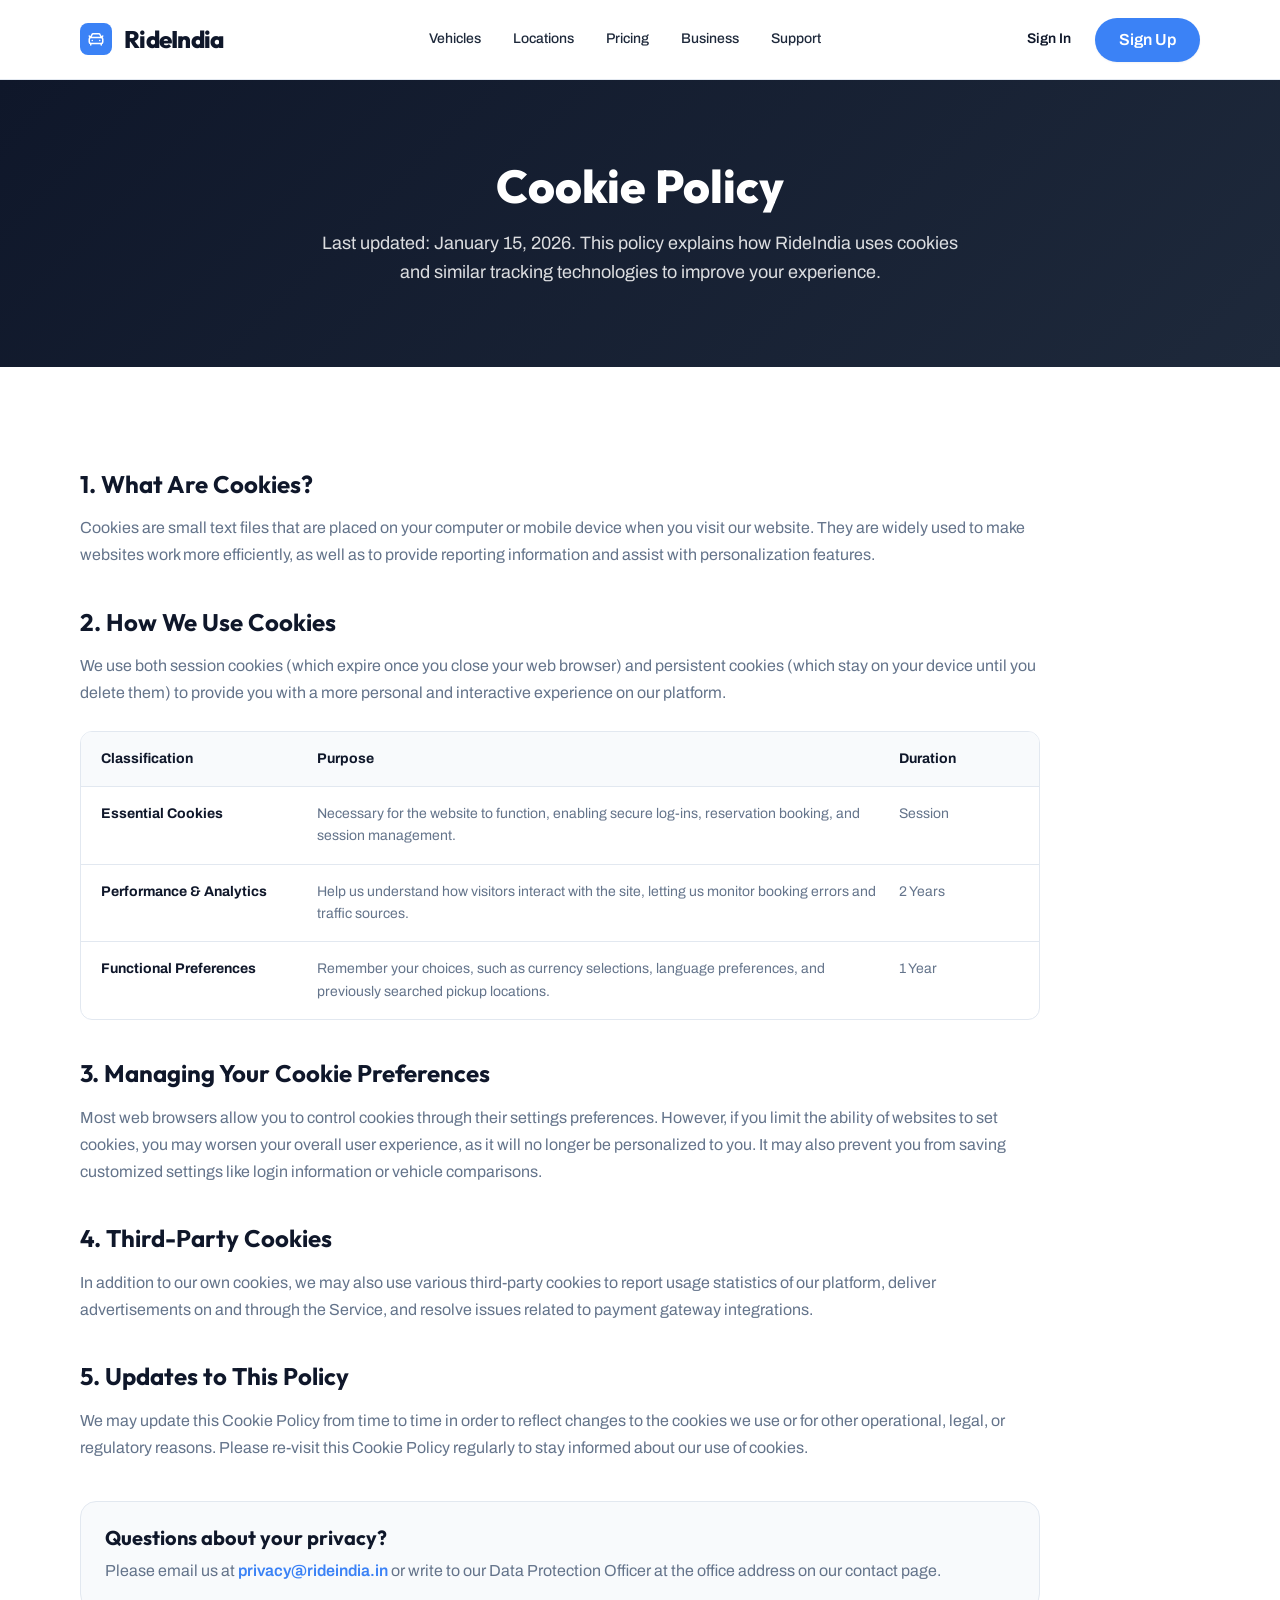
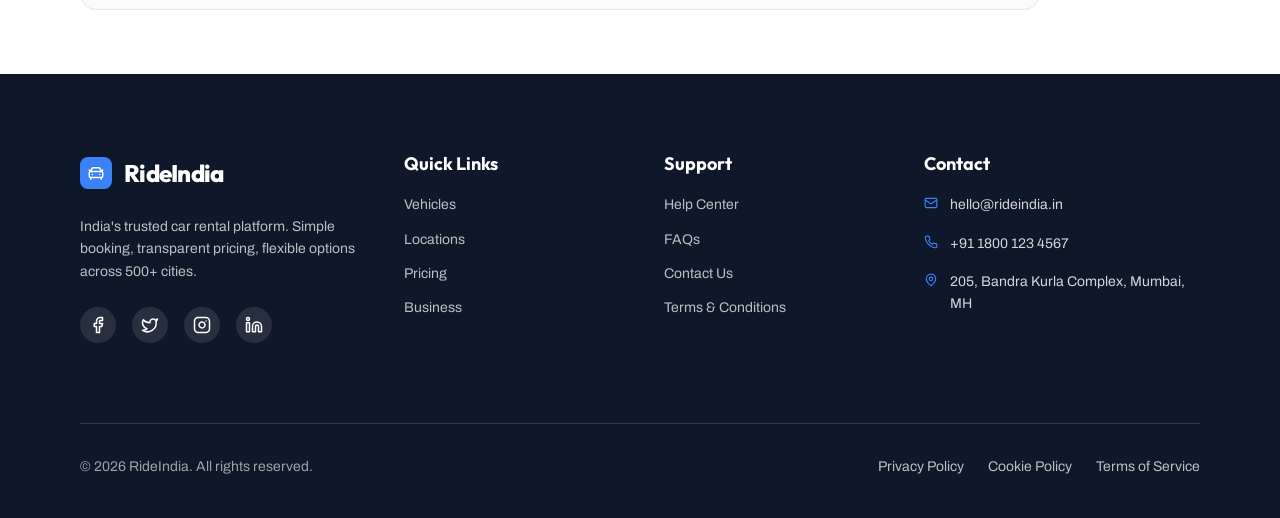
<file: cookie-policy.html>
<!DOCTYPE html>
<html lang="en">
<head>
  <meta charset="UTF-8">
  <meta name="viewport" content="width=device-width, initial-scale=1.0">
  <title>Cookie Policy — RideIndia</title>
  <link rel="preconnect" href="https://fonts.googleapis.com">
  <link rel="preconnect" href="https://fonts.gstatic.com" crossorigin>
  <link href="https://fonts.googleapis.com/css2?family=Archivo:wght@400;500;600;700;800&family=Outfit:wght@500;600;700;800&display=swap" rel="stylesheet">
  <link rel="stylesheet" href="css/variables.css">
  <link rel="stylesheet" href="css/base.css">
  <link rel="stylesheet" href="css/components.css">
  <link rel="stylesheet" href="css/pages.css">
</head>
<body>
  <header id="site-header" data-active="cookie-policy.html"></header>

  <main class="page">
    <section class="page-hero">
      <div class="container">
        <h1>Cookie Policy</h1>
        <p>Last updated: January 15, 2026. This policy explains how RideIndia uses cookies and similar tracking technologies to improve your experience.</p>
      </div>
    </section>

    <div class="container legal">
      <div class="legal__body" style="max-width: 960px;">
        <h2>1. What Are Cookies?</h2>
        <p>Cookies are small text files that are placed on your computer or mobile device when you visit our website. They are widely used to make websites work more efficiently, as well as to provide reporting information and assist with personalization features.</p>

        <h2>2. How We Use Cookies</h2>
        <p>We use both session cookies (which expire once you close your web browser) and persistent cookies (which stay on your device until you delete them) to provide you with a more personal and interactive experience on our platform.</p>

        <div class="cookie-table" role="table" aria-label="Cookie classifications">
          <div class="cookie-table__head" role="row">
            <span>Classification</span><span>Purpose</span><span>Duration</span>
          </div>
          <div class="cookie-table__row" role="row">
            <span><b>Essential Cookies</b></span>
            <span>Necessary for the website to function, enabling secure log-ins, reservation booking, and session management.</span>
            <span>Session</span>
          </div>
          <div class="cookie-table__row" role="row">
            <span><b>Performance &amp; Analytics</b></span>
            <span>Help us understand how visitors interact with the site, letting us monitor booking errors and traffic sources.</span>
            <span>2 Years</span>
          </div>
          <div class="cookie-table__row" role="row">
            <span><b>Functional Preferences</b></span>
            <span>Remember your choices, such as currency selections, language preferences, and previously searched pickup locations.</span>
            <span>1 Year</span>
          </div>
        </div>

        <h2>3. Managing Your Cookie Preferences</h2>
        <p>Most web browsers allow you to control cookies through their settings preferences. However, if you limit the ability of websites to set cookies, you may worsen your overall user experience, as it will no longer be personalized to you. It may also prevent you from saving customized settings like login information or vehicle comparisons.</p>

        <h2>4. Third-Party Cookies</h2>
        <p>In addition to our own cookies, we may also use various third-party cookies to report usage statistics of our platform, deliver advertisements on and through the Service, and resolve issues related to payment gateway integrations.</p>

        <h2>5. Updates to This Policy</h2>
        <p>We may update this Cookie Policy from time to time in order to reflect changes to the cookies we use or for other operational, legal, or regulatory reasons. Please re-visit this Cookie Policy regularly to stay informed about our use of cookies.</p>

        <div class="legal-callout">
          <h3>Questions about your privacy?</h3>
          <p>Please email us at <a href="mailto:privacy@rideindia.in">privacy@rideindia.in</a> or write to our Data Protection Officer at the office address on our contact page.</p>
        </div>
      </div>
    </div>
  </main>

  <footer id="site-footer"></footer>

  <script src="js/icons.js"></script>
  <script src="js/auth.js"></script>
  <script src="js/components.js"></script>
  <script src="js/validation.js"></script>
  <script src="js/modal.js"></script>
  <script src="js/main.js"></script>
</body>
</html>
</file>
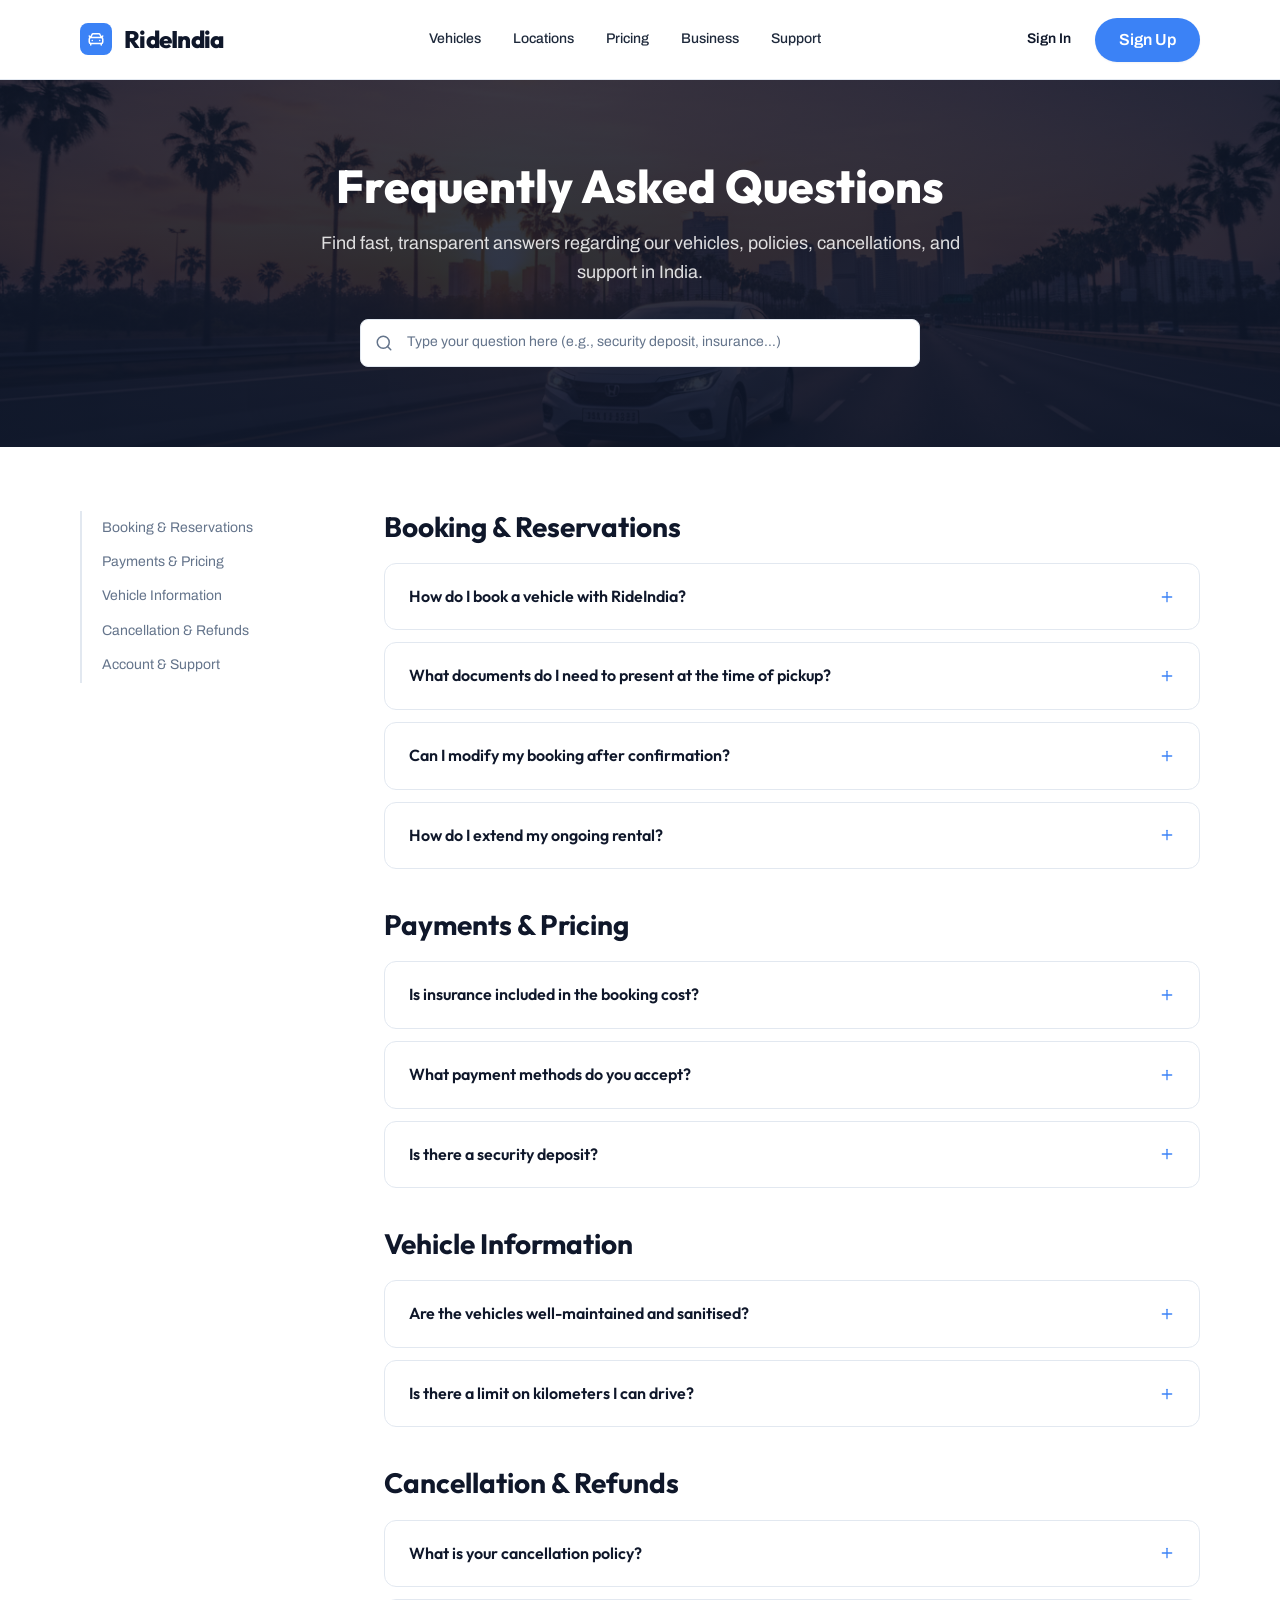
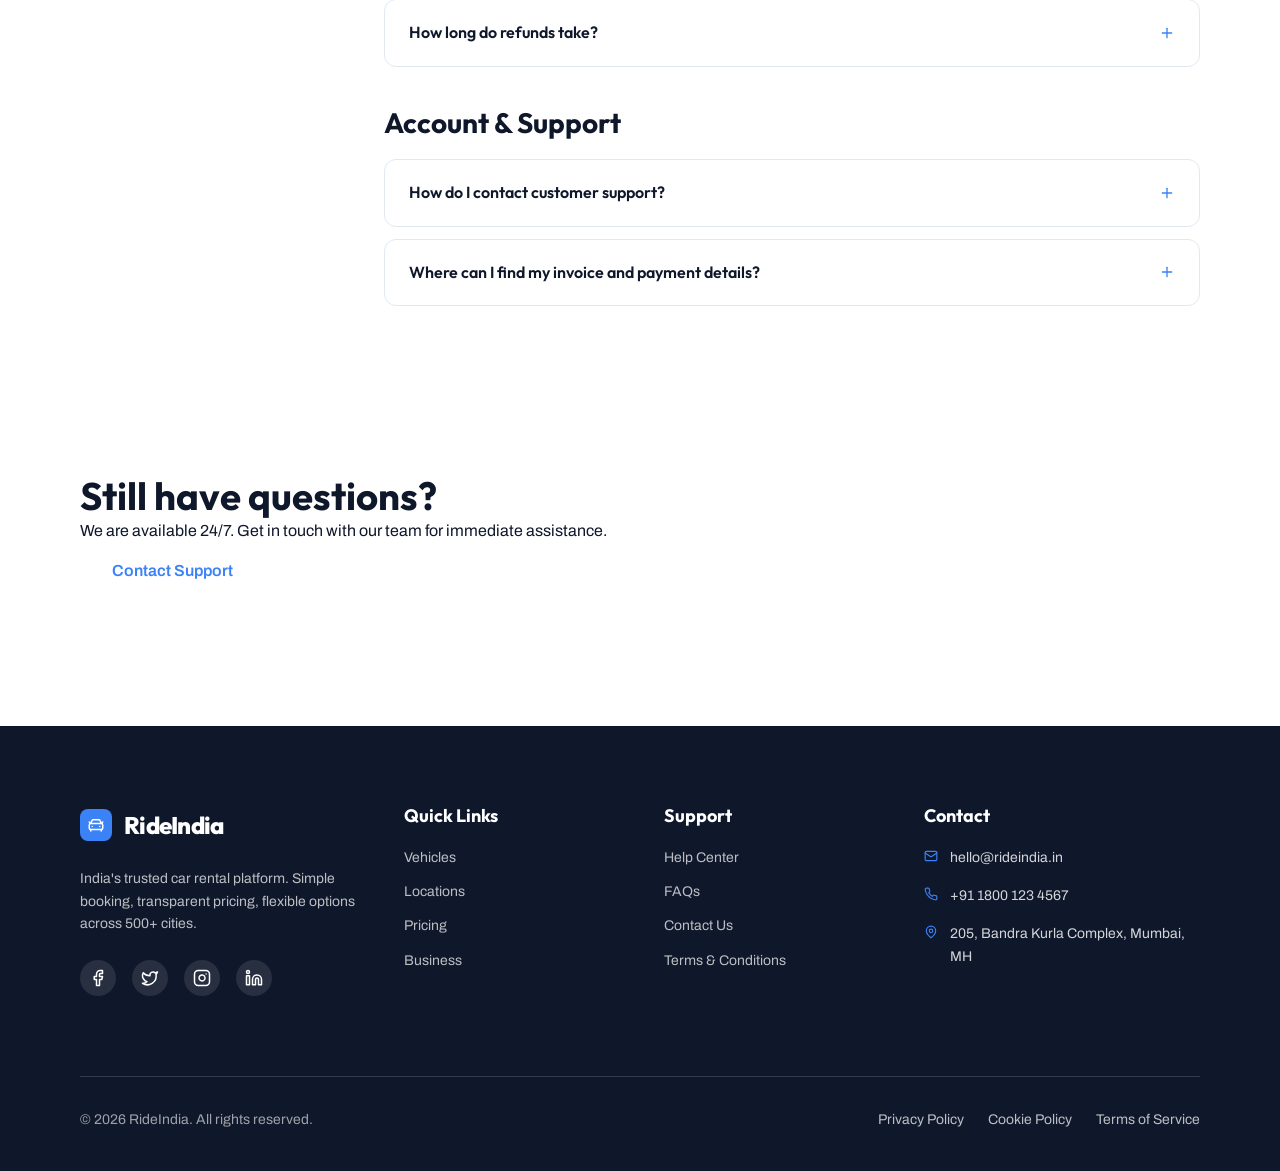
<file: faqs.html>
<!DOCTYPE html>
<html lang="en">
<head>
  <meta charset="UTF-8">
  <meta name="viewport" content="width=device-width, initial-scale=1.0">
  <title>FAQs — RideIndia</title>
  <link rel="preconnect" href="https://fonts.googleapis.com">
  <link rel="preconnect" href="https://fonts.gstatic.com" crossorigin>
  <link href="https://fonts.googleapis.com/css2?family=Archivo:wght@400;500;600;700;800&family=Outfit:wght@500;600;700;800&display=swap" rel="stylesheet">
  <link rel="stylesheet" href="css/variables.css">
  <link rel="stylesheet" href="css/base.css">
  <link rel="stylesheet" href="css/components.css">
  <link rel="stylesheet" href="css/pages.css">
</head>
<body>
  <header id="site-header" data-active="faqs.html"></header>

  <main class="page">
    <section class="page-hero page-hero--img" style="--hero-img: url('https://gansun770.github.io/rideindiatest/assets/img/37cecc12dfda.png');">
      <div class="container">
        <h1>Frequently Asked Questions</h1>
        <p>Find fast, transparent answers regarding our vehicles, policies, cancellations, and support in India.</p>
        <div class="page-hero__search field" data-field style="margin-top: var(--space-8);">
          <div class="field__control"><i data-icon="search"></i>
            <input id="faq-search" type="search" placeholder="Type your question here (e.g., security deposit, insurance…)">
          </div>
        </div>
      </div>
    </section>

    <div class="container" style="padding-block: var(--space-16);">
      <div class="legal-layout">
        <nav class="legal-toc" id="faq-cats" aria-label="FAQ categories"></nav>
        <div id="faq-content"></div>
      </div>

      <section class="cta-band" style="border-radius: var(--radius-xl); margin-top: var(--space-16);">
        <div class="cta-band__inner" style="padding-block: var(--space-16);">
          <h2 style="font-size: var(--fs-h2);">Still have questions?</h2>
          <p>We are available 24/7. Get in touch with our team for immediate assistance.</p>
          <div class="cta-band__actions">
            <a class="btn btn--light btn--lg" href="contact-us.html">Contact Support</a>
            <a class="btn btn--outline-light btn--lg" href="help-center.html">Call Helpline</a>
          </div>
        </div>
      </section>
    </div>
  </main>

  <footer id="site-footer"></footer>

  <script src="js/icons.js"></script>
  <script src="js/auth.js"></script>
  <script src="js/components.js"></script>
  <script src="js/validation.js"></script>
  <script src="js/modal.js"></script>
  <script src="js/data.js"></script>
  <script src="js/faqs.js"></script>
  <script src="js/main.js"></script>
</body>
</html>
</file>
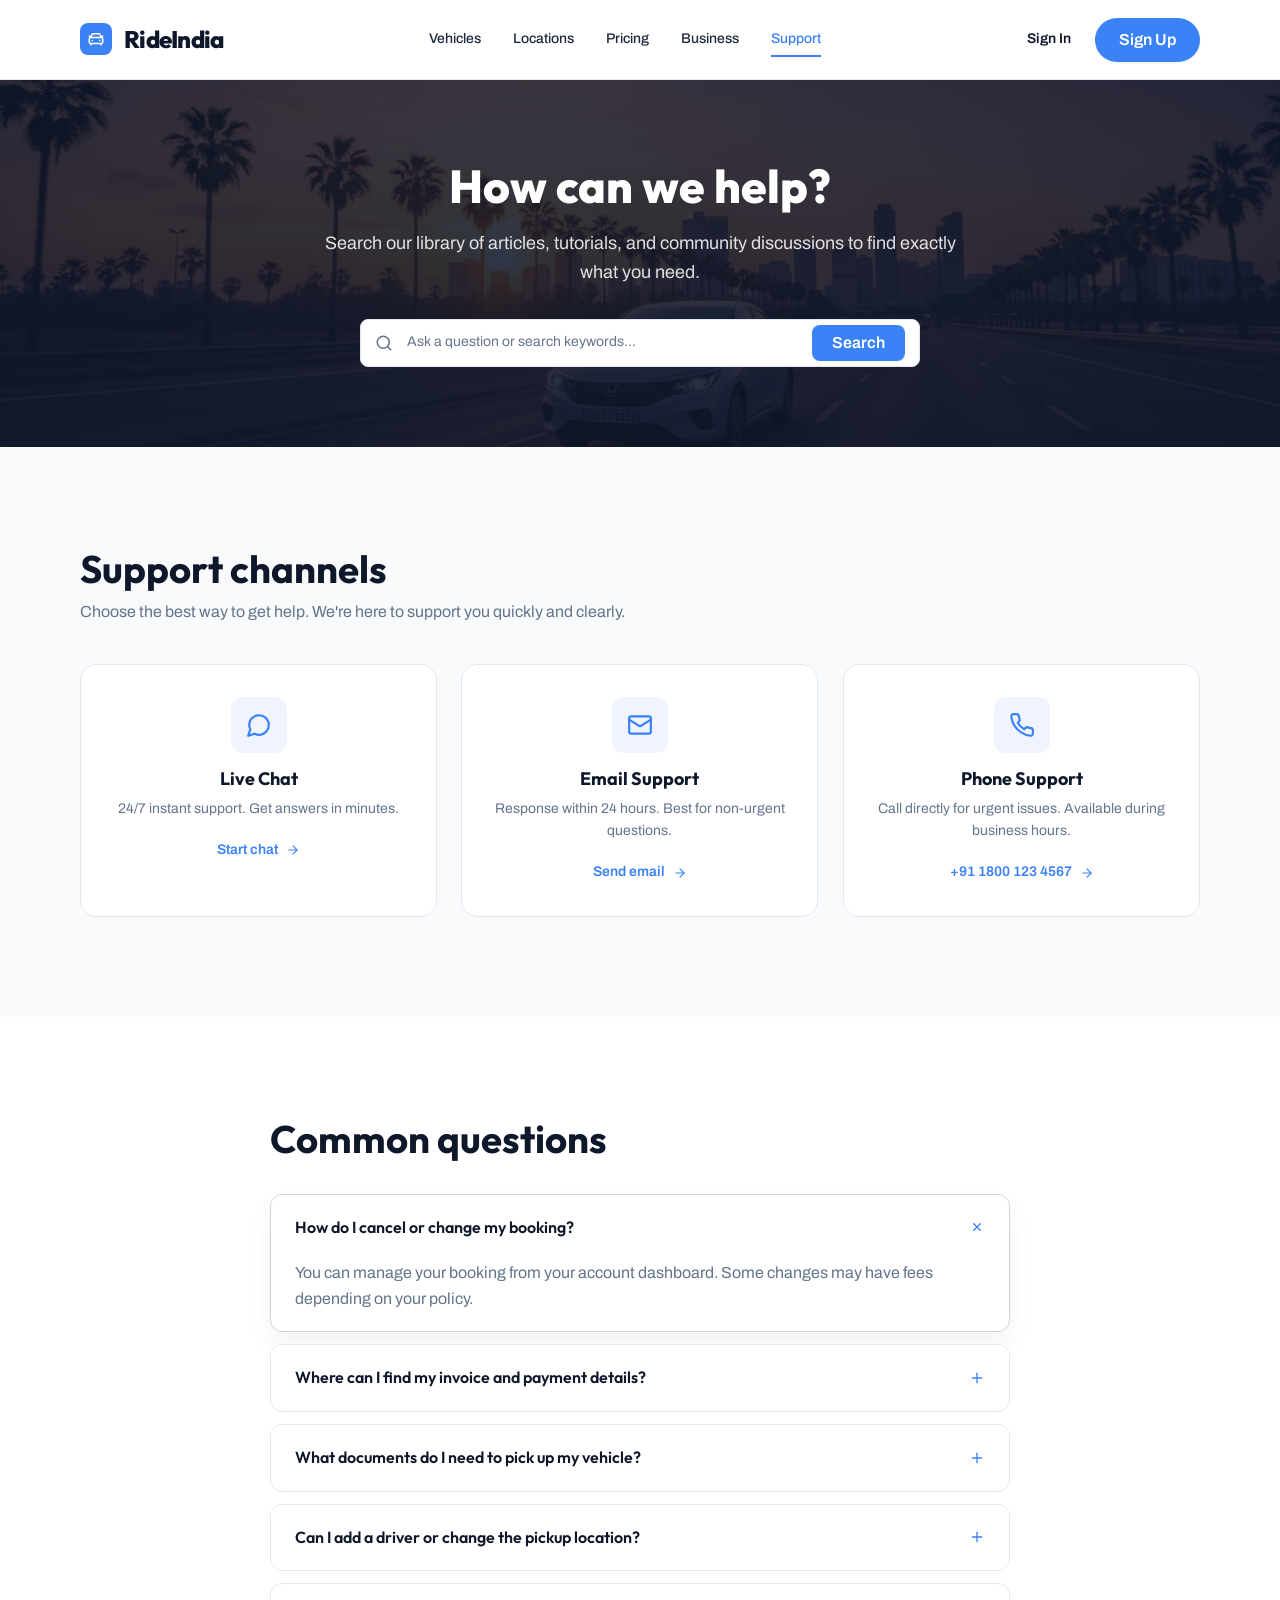
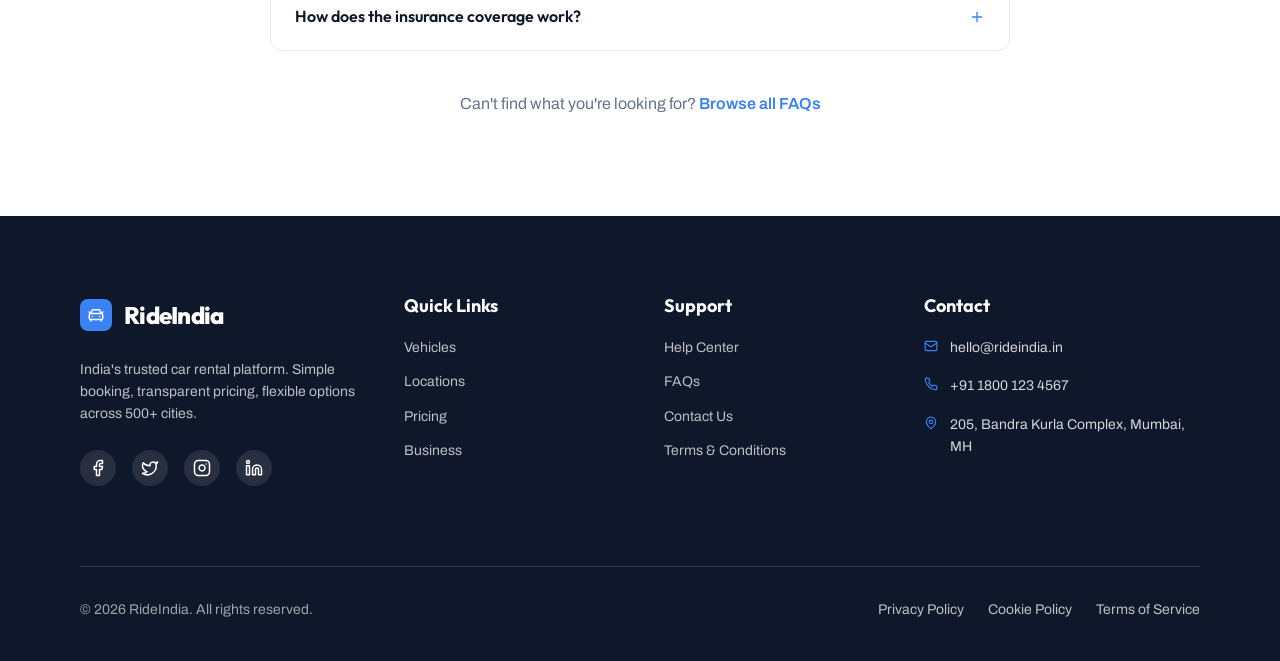
<file: help-center.html>
<!DOCTYPE html>
<html lang="en">
<head>
  <meta charset="UTF-8">
  <meta name="viewport" content="width=device-width, initial-scale=1.0">
  <title>Help Center — RideIndia</title>
  <link rel="preconnect" href="https://fonts.googleapis.com">
  <link rel="preconnect" href="https://fonts.gstatic.com" crossorigin>
  <link href="https://fonts.googleapis.com/css2?family=Archivo:wght@400;500;600;700;800&family=Outfit:wght@500;600;700;800&display=swap" rel="stylesheet">
  <link rel="stylesheet" href="css/variables.css">
  <link rel="stylesheet" href="css/base.css">
  <link rel="stylesheet" href="css/components.css">
  <link rel="stylesheet" href="css/pages.css">
</head>
<body>
  <header id="site-header" data-active="help-center.html"></header>

  <main class="page">
    <section class="page-hero page-hero--img" style="--hero-img: url('https://gansun770.github.io/rideindiatest/assets/img/37cecc12dfda.png');">

      <div class="container">
        <h1>How can we help?</h1>
        <p>Search our library of articles, tutorials, and community discussions to find exactly what you need.</p>
        <form class="page-hero__search field" data-field style="margin-top: var(--space-8);" onsubmit="return false;">
          <div class="field__control"><i data-icon="search"></i>
            <input id="help-search" type="search" placeholder="Ask a question or search keywords...">
            <button class="btn btn--primary" type="submit" style="height:36px;padding:8px 20px;">Search</button>
          </div>
        </form>
      </div>
      
    </section>

    <section class="section section--alt">
      <div class="container">
        <div style="margin-bottom: var(--space-10);">
          <h2 style="font-size: var(--fs-h2); font-family: var(--font-head);">Support channels</h2>
          <p style="color: var(--color-muted); margin-top: var(--space-2);">Choose the best way to get help. We're here to support you quickly and clearly.</p>
        </div>
        <div class="channel-grid">
          <div class="channel-card reveal">
            <span class="channel-card__icon"><i data-icon="message-circle"></i></span>
            <h3>Live Chat</h3><p>24/7 instant support. Get answers in minutes.</p>
            <a class="link-arrow" href="#">Start chat <i data-icon="arrow-right"></i></a>
          </div>
          <div class="channel-card reveal reveal--delay-1">
            <span class="channel-card__icon"><i data-icon="mail"></i></span>
            <h3>Email Support</h3><p>Response within 24 hours. Best for non-urgent questions.</p>
            <a class="link-arrow" href="contact-us.html">Send email <i data-icon="arrow-right"></i></a>
          </div>
          <div class="channel-card reveal reveal--delay-2">
            <span class="channel-card__icon"><i data-icon="phone"></i></span>
            <h3>Phone Support</h3><p>Call directly for urgent issues. Available during business hours.</p>
            <a class="link-arrow" href="tel:+9118001234567">+91 1800 123 4567 <i data-icon="arrow-right"></i></a>
          </div>
        </div>
      </div>
    </section>

    <section class="section">
      <div class="container" style="max-width: 900px;">
        <h2 style="font-size: var(--fs-h2); font-family: var(--font-head); margin-bottom: var(--space-8);">Common questions</h2>
        <div class="accordion" id="help-accordion"></div>
        <p style="text-align:center; margin-top: var(--space-10); color: var(--color-muted);">
          Can't find what you're looking for? <a class="modal__switch" href="faqs.html">Browse all FAQs</a>
        </p>
      </div>
    </section>
  </main>

  <footer id="site-footer"></footer>

  <script src="js/icons.js"></script>
  <script src="js/auth.js"></script>
  <script src="js/components.js"></script>
  <script src="js/validation.js"></script>
  <script src="js/modal.js"></script>
  <script src="js/data.js"></script>
  <script src="js/help.js"></script>
  <script src="js/main.js"></script>
</body>
</html>
</file>
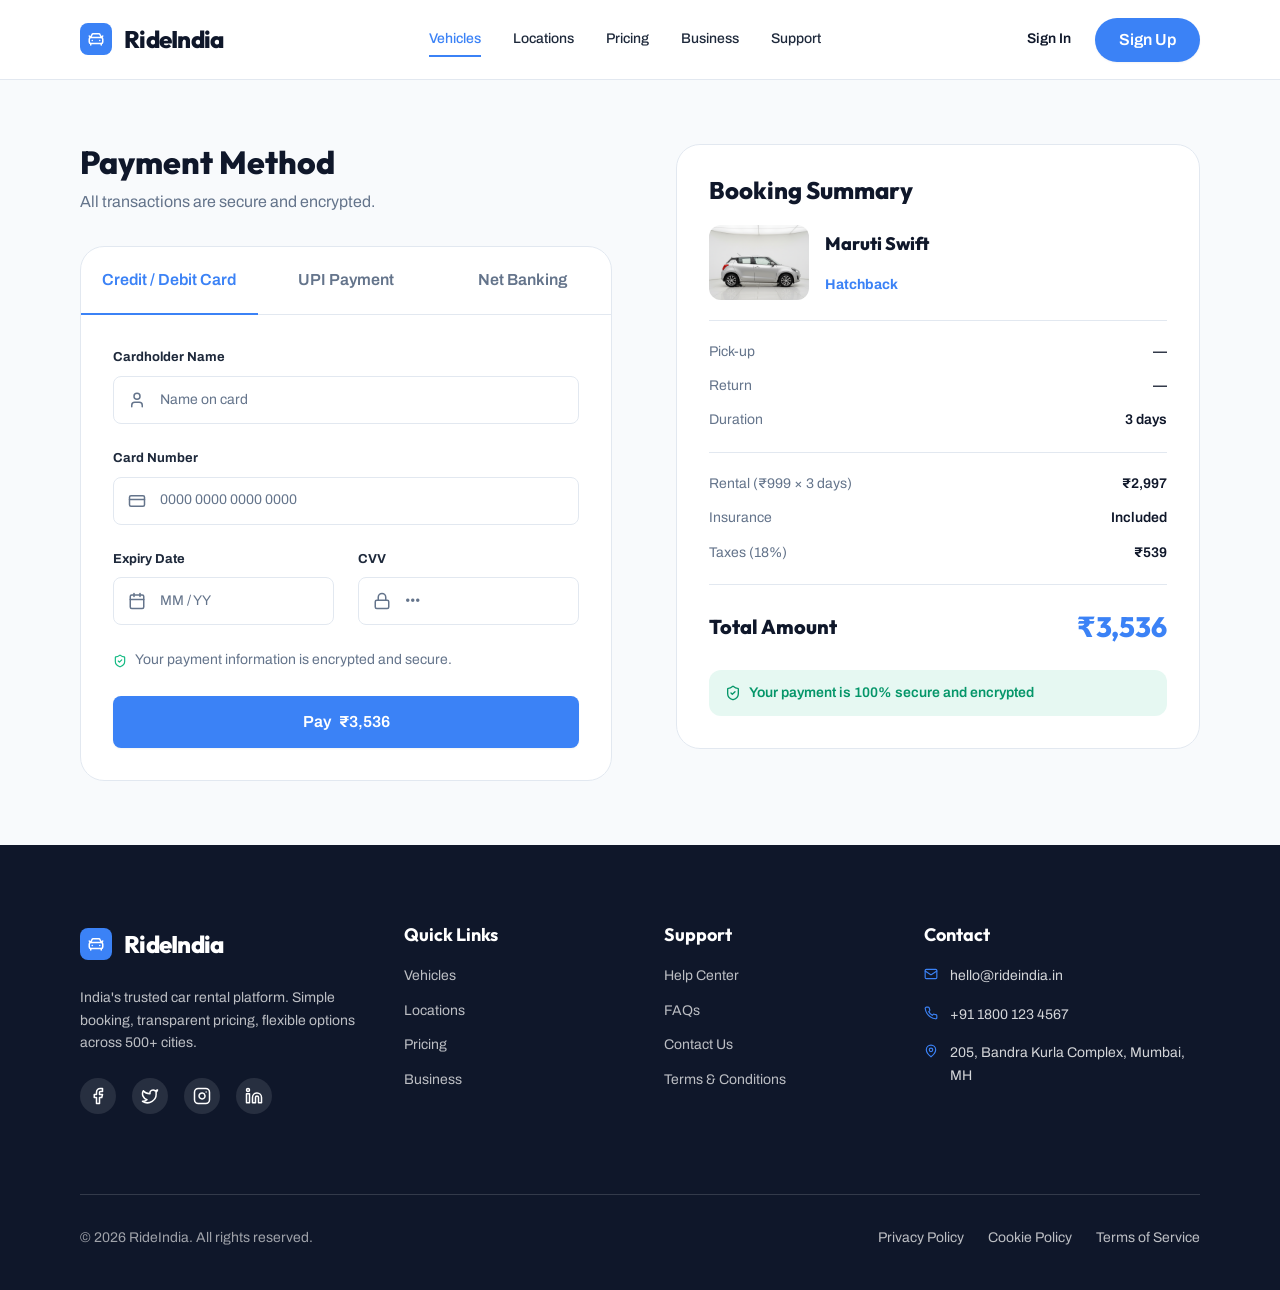
<file: payment.html>
<!DOCTYPE html>
<html lang="en">
<head>
  <meta charset="UTF-8">
  <meta name="viewport" content="width=device-width, initial-scale=1.0">
  <title>Payment — RideIndia</title>
  <link rel="preconnect" href="https://fonts.googleapis.com">
  <link rel="preconnect" href="https://fonts.gstatic.com" crossorigin>
  <link href="https://fonts.googleapis.com/css2?family=Archivo:wght@400;500;600;700;800&family=Outfit:wght@500;600;700;800&display=swap" rel="stylesheet">
  <link rel="stylesheet" href="css/variables.css">
  <link rel="stylesheet" href="css/base.css">
  <link rel="stylesheet" href="css/components.css">
  <link rel="stylesheet" href="css/pages.css">
</head>
<body style="background: var(--color-surface);">
  <header id="site-header" data-active="available-cars.html"></header>

  <main class="page">
    <div class="container layout-2col--wide layout-2col">
      <div>
        <div style="margin-bottom: var(--space-8);">
          <h1 class="panel__title">Payment Method</h1>
          <p class="panel__subtitle">All transactions are secure and encrypted.</p>
        </div>

        <div class="panel" style="padding:0; overflow:hidden;">
          <div class="tabs" role="tablist">
            <button class="tab is-active" data-tab="card" role="tab">Credit / Debit Card</button>
            <button class="tab" data-tab="upi" role="tab">UPI Payment</button>
            <button class="tab" data-tab="netbank" role="tab">Net Banking</button>
          </div>

          <!-- Card -->
          <form class="tab-panel is-active" id="card-panel" data-panel="card" novalidate>
            <div class="field" data-field>
              <label class="field__label" for="pay-name">Cardholder Name</label>
              <div class="field__control"><i data-icon="user"></i>
                <input id="pay-name" type="text" placeholder="Name on card">
              </div>
              <span class="field__error"><i data-icon="info"></i><span data-error-text></span></span>
            </div>
            <div class="field" data-field>
              <label class="field__label" for="pay-card">Card Number</label>
              <div class="field__control"><i data-icon="credit-card"></i>
                <input id="pay-card" type="text" inputmode="numeric" placeholder="0000 0000 0000 0000" maxlength="19">
              </div>
              <span class="field__error"><i data-icon="info"></i><span data-error-text></span></span>
            </div>
            <div class="form-grid">
              <div class="field" data-field>
                <label class="field__label" for="pay-exp">Expiry Date</label>
                <div class="field__control"><i data-icon="calendar"></i>
                  <input id="pay-exp" type="text" inputmode="numeric" placeholder="MM / YY" maxlength="7">
                </div>
                <span class="field__error"><i data-icon="info"></i><span data-error-text></span></span>
              </div>
              <div class="field" data-field>
                <label class="field__label" for="pay-cvv">CVV</label>
                <div class="field__control"><i data-icon="lock"></i>
                  <input id="pay-cvv" type="password" inputmode="numeric" placeholder="•••" maxlength="4">
                </div>
                <span class="field__error"><i data-icon="info"></i><span data-error-text></span></span>
              </div>
            </div>
            <p class="pay-note"><i data-icon="shield-check"></i> Your payment information is encrypted and secure.</p>
            <button class="btn btn--primary btn--block btn--lg" type="submit" id="pay-btn">Pay <span id="pay-amount"></span></button>
          </form>

          <!-- UPI -->
          <form class="tab-panel" id="upi-panel" data-panel="upi" novalidate>
            <div class="field" data-field>
              <label class="field__label" for="upi-id">UPI ID</label>
              <div class="field__control"><i data-icon="message-circle"></i>
                <input id="upi-id" type="text" placeholder="yourname@upi">
              </div>
              <span class="field__error"><i data-icon="info"></i><span data-error-text></span></span>
            </div>
            <p class="pay-note"><i data-icon="shield-check"></i> You'll approve the payment in your UPI app.</p>
            <button class="btn btn--primary btn--block btn--lg" type="submit">Pay <span class="pay-amount-mirror"></span></button>
          </form>

          <!-- Net Banking -->
          <form class="tab-panel" id="netbank-panel" data-panel="netbank" novalidate>
            <div class="field" data-field>
              <label class="field__label" for="bank">Select Bank</label>
              <div class="field__control"><i data-icon="briefcase"></i>
                <input id="bank" type="text" placeholder="e.g. HDFC, ICICI, SBI">
              </div>
              <span class="field__error"><i data-icon="info"></i><span data-error-text></span></span>
            </div>
            <p class="pay-note"><i data-icon="shield-check"></i> You'll be redirected to your bank's secure page.</p>
            <button class="btn btn--primary btn--block btn--lg" type="submit">Pay <span class="pay-amount-mirror"></span></button>
          </form>
        </div>
      </div>

      <aside class="panel summary" id="summary" aria-label="Booking summary"></aside>
    </div>
  </main>

  <footer id="site-footer"></footer>

  <script src="js/icons.js"></script>
  <script src="js/auth.js"></script>
  <script src="js/components.js"></script>
  <script src="js/validation.js"></script>
  <script src="js/modal.js"></script>
  <script src="js/data.js"></script>
  <script src="js/payment.js"></script>
  <script src="js/main.js"></script>
</body>
</html>
</file>
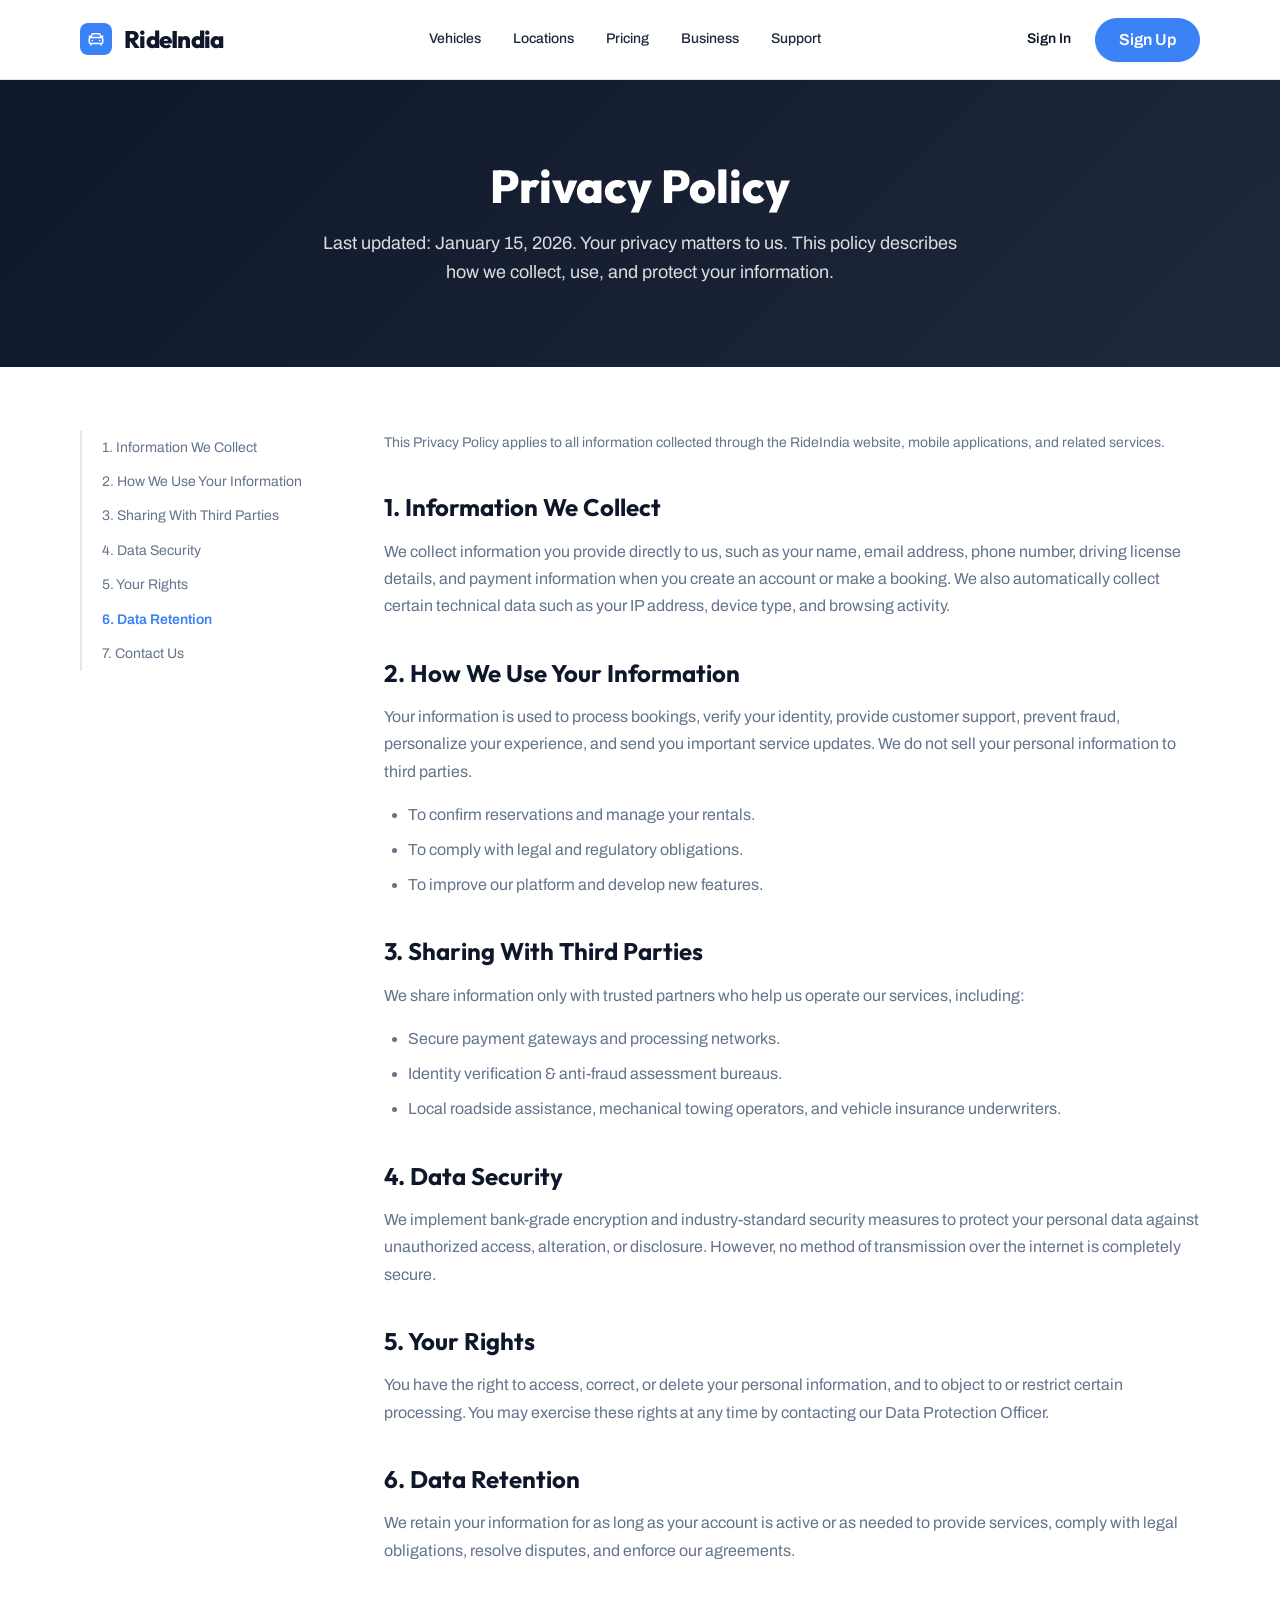
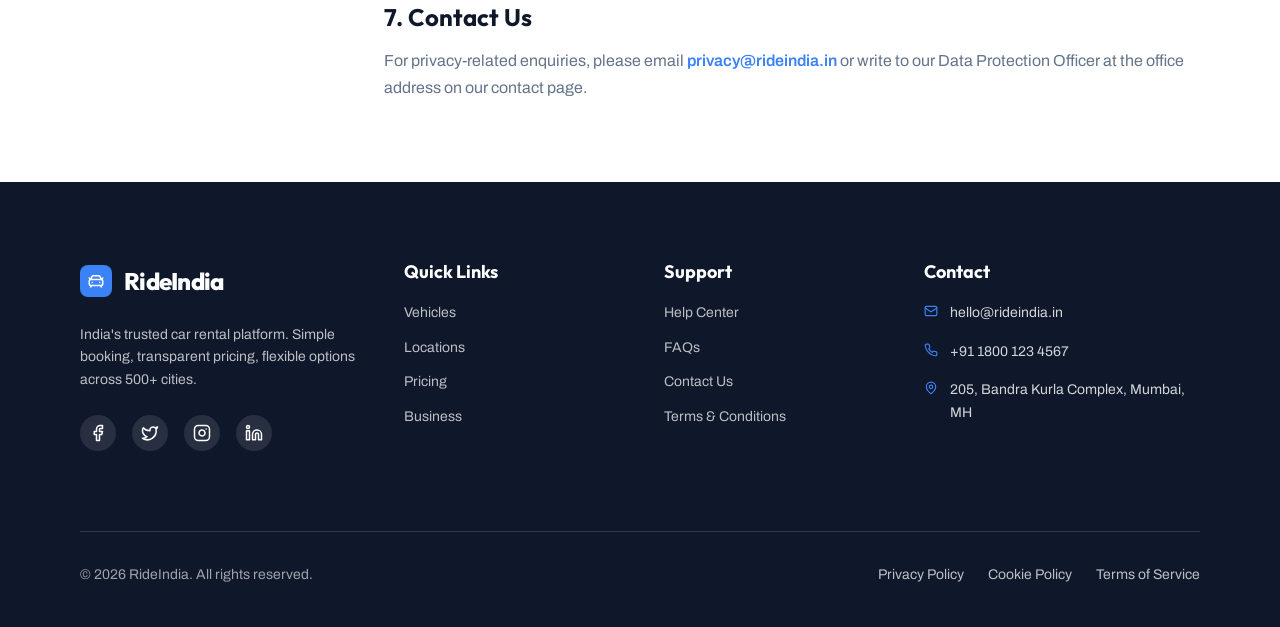
<file: privacy-policy.html>
<!DOCTYPE html>
<html lang="en">
<head>
  <meta charset="UTF-8">
  <meta name="viewport" content="width=device-width, initial-scale=1.0">
  <title>Privacy Policy — RideIndia</title>
  <link rel="preconnect" href="https://fonts.googleapis.com">
  <link rel="preconnect" href="https://fonts.gstatic.com" crossorigin>
  <link href="https://fonts.googleapis.com/css2?family=Archivo:wght@400;500;600;700;800&family=Outfit:wght@500;600;700;800&display=swap" rel="stylesheet">
  <link rel="stylesheet" href="css/variables.css">
  <link rel="stylesheet" href="css/base.css">
  <link rel="stylesheet" href="css/components.css">
  <link rel="stylesheet" href="css/pages.css">
</head>
<body>
  <header id="site-header" data-active="privacy-policy.html"></header>

  <main class="page">
    <section class="page-hero">
      <div class="container">
        <h1>Privacy Policy</h1>
        <p>Last updated: January 15, 2026. Your privacy matters to us. This policy describes how we collect, use, and protect your information.</p>
      </div>
    </section>

    <div class="container legal">
      <div class="legal-layout">
        <nav class="legal-toc" id="legal-toc" aria-label="On this page"></nav>
        <div class="legal__body" data-legal-body>
          <p class="legal__meta">This Privacy Policy applies to all information collected through the RideIndia website, mobile applications, and related services.</p>

          <h2 id="collect">1. Information We Collect</h2>
          <p>We collect information you provide directly to us, such as your name, email address, phone number, driving license details, and payment information when you create an account or make a booking. We also automatically collect certain technical data such as your IP address, device type, and browsing activity.</p>

          <h2 id="use">2. How We Use Your Information</h2>
          <p>Your information is used to process bookings, verify your identity, provide customer support, prevent fraud, personalize your experience, and send you important service updates. We do not sell your personal information to third parties.</p>
          <ul>
            <li>To confirm reservations and manage your rentals.</li>
            <li>To comply with legal and regulatory obligations.</li>
            <li>To improve our platform and develop new features.</li>
          </ul>

          <h2 id="sharing">3. Sharing With Third Parties</h2>
          <p>We share information only with trusted partners who help us operate our services, including:</p>
          <ul>
            <li>Secure payment gateways and processing networks.</li>
            <li>Identity verification &amp; anti-fraud assessment bureaus.</li>
            <li>Local roadside assistance, mechanical towing operators, and vehicle insurance underwriters.</li>
          </ul>

          <h2 id="security">4. Data Security</h2>
          <p>We implement bank-grade encryption and industry-standard security measures to protect your personal data against unauthorized access, alteration, or disclosure. However, no method of transmission over the internet is completely secure.</p>

          <h2 id="rights">5. Your Rights</h2>
          <p>You have the right to access, correct, or delete your personal information, and to object to or restrict certain processing. You may exercise these rights at any time by contacting our Data Protection Officer.</p>

          <h2 id="retention">6. Data Retention</h2>
          <p>We retain your information for as long as your account is active or as needed to provide services, comply with legal obligations, resolve disputes, and enforce our agreements.</p>

          <h2 id="contact">7. Contact Us</h2>
          <p>For privacy-related enquiries, please email <a href="mailto:privacy@rideindia.in" style="color:var(--color-primary);font-weight:600;">privacy@rideindia.in</a> or write to our Data Protection Officer at the office address on our contact page.</p>
        </div>
      </div>
    </div>
  </main>

  <footer id="site-footer"></footer>

  <script src="js/icons.js"></script>
  <script src="js/auth.js"></script>
  <script src="js/components.js"></script>
  <script src="js/validation.js"></script>
  <script src="js/modal.js"></script>
  <script src="js/legal.js"></script>
  <script src="js/main.js"></script>
</body>
</html>
</file>
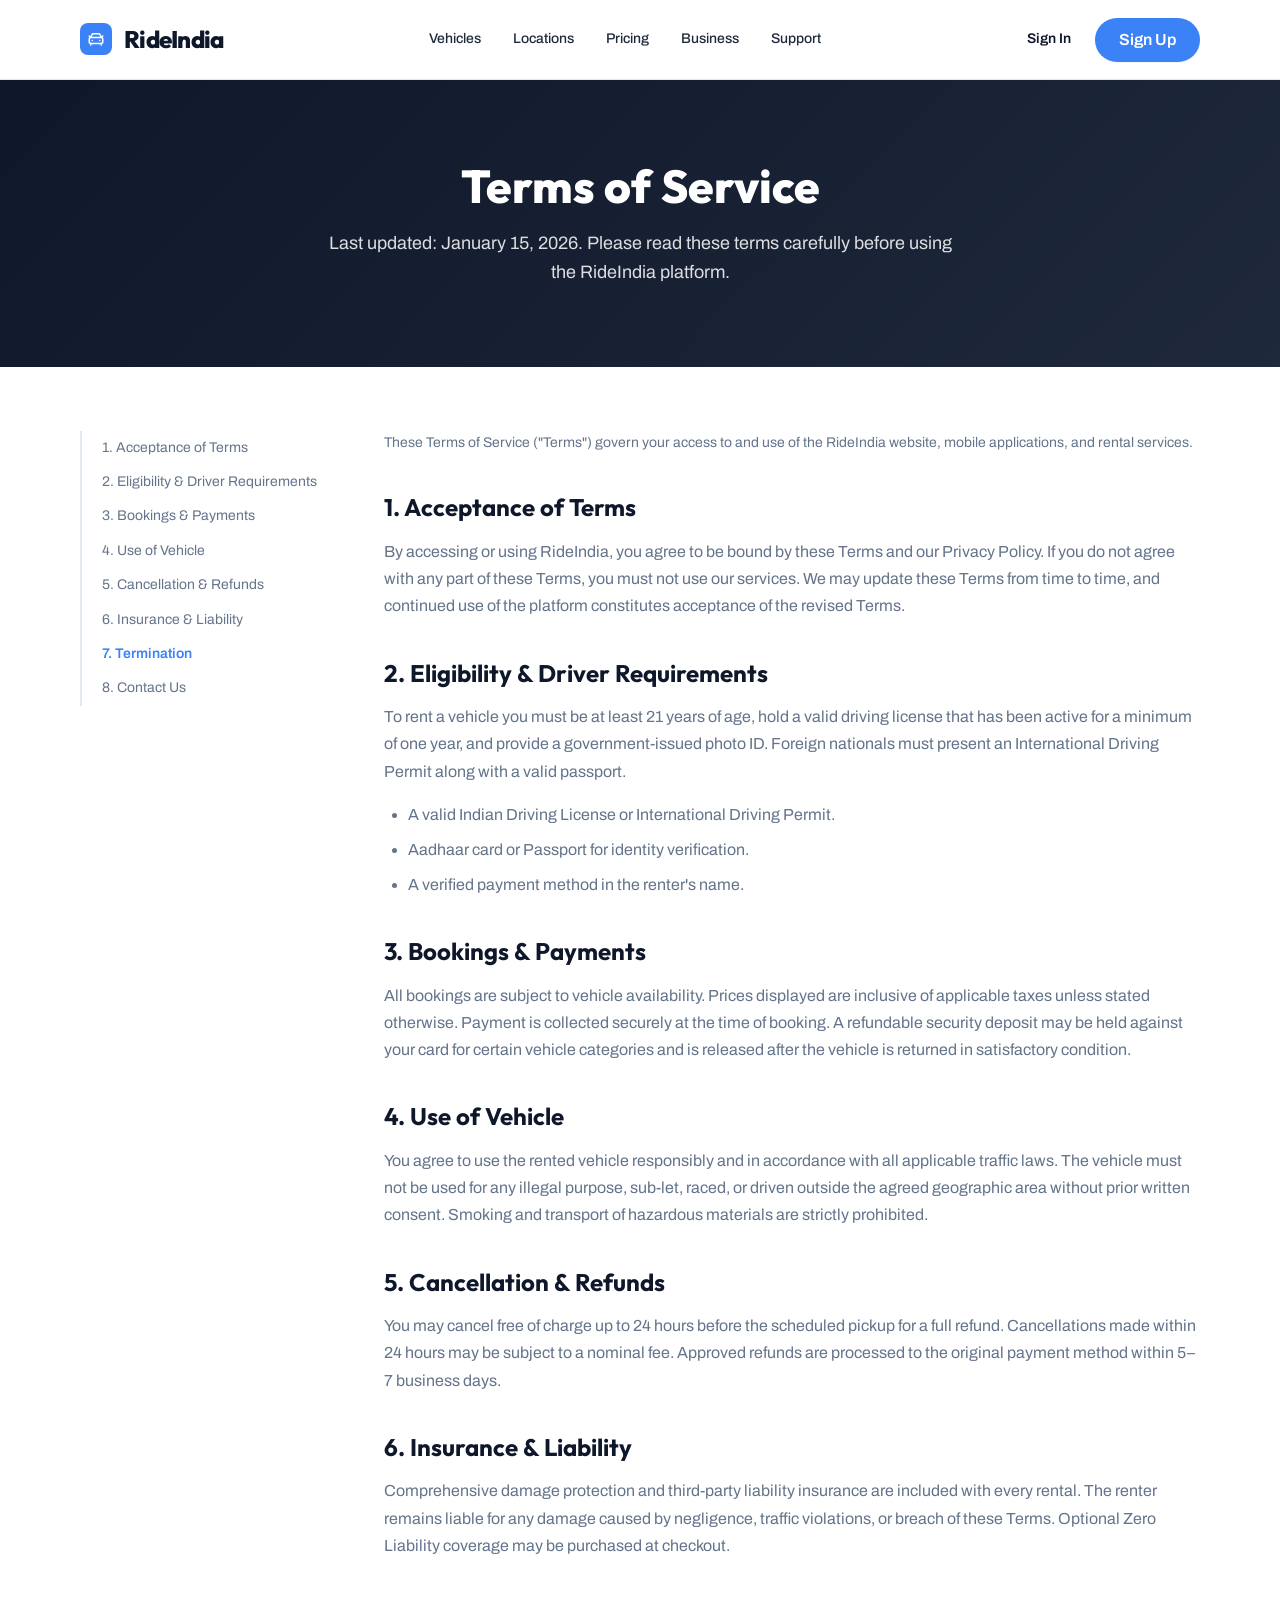
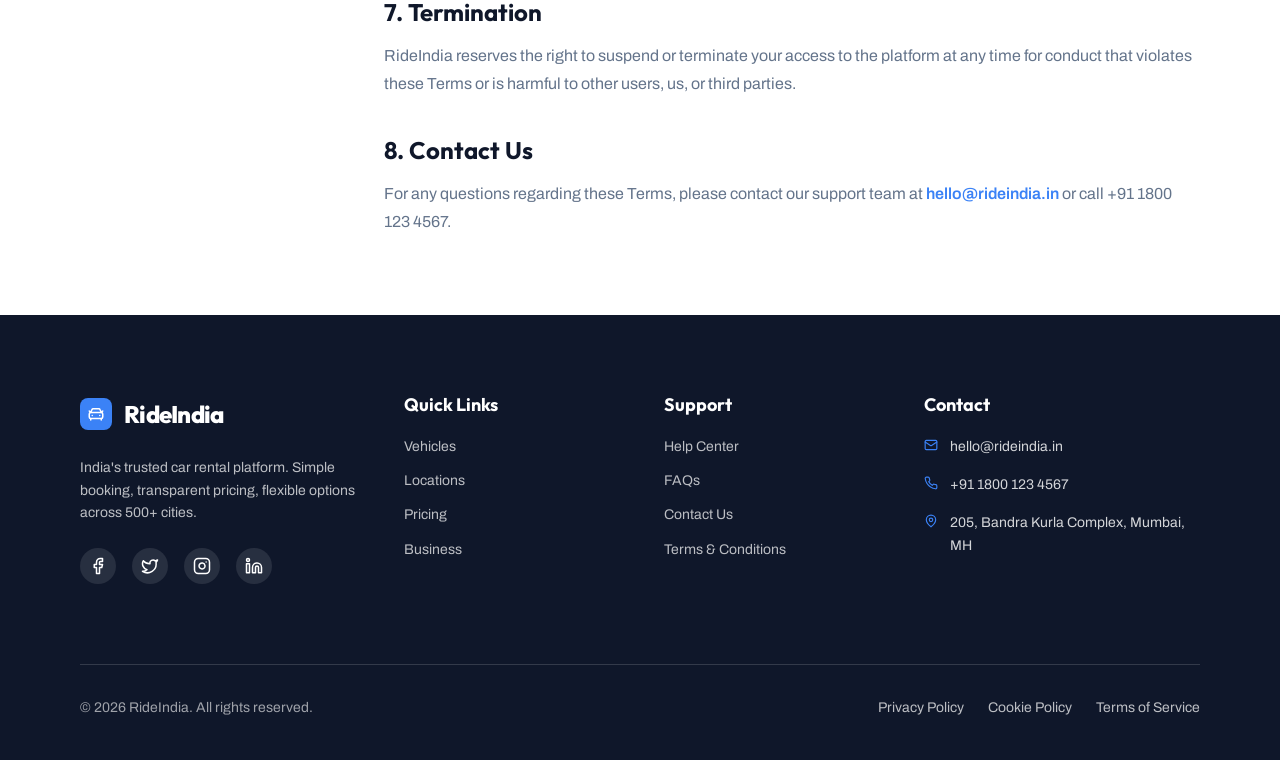
<file: terms-of-service.html>
<!DOCTYPE html>
<html lang="en">
<head>
  <meta charset="UTF-8">
  <meta name="viewport" content="width=device-width, initial-scale=1.0">
  <title>Terms of Service — RideIndia</title>
  <link rel="preconnect" href="https://fonts.googleapis.com">
  <link rel="preconnect" href="https://fonts.gstatic.com" crossorigin>
  <link href="https://fonts.googleapis.com/css2?family=Archivo:wght@400;500;600;700;800&family=Outfit:wght@500;600;700;800&display=swap" rel="stylesheet">
  <link rel="stylesheet" href="css/variables.css">
  <link rel="stylesheet" href="css/base.css">
  <link rel="stylesheet" href="css/components.css">
  <link rel="stylesheet" href="css/pages.css">
</head>
<body>
  <header id="site-header" data-active="terms-of-service.html"></header>

  <main class="page">
    <section class="page-hero">
      <div class="container">
        <h1>Terms of Service</h1>
        <p>Last updated: January 15, 2026. Please read these terms carefully before using the RideIndia platform.</p>
      </div>
    </section>

    <div class="container legal">
      <div class="legal-layout">
        <nav class="legal-toc" id="legal-toc" aria-label="On this page"></nav>
        <div class="legal__body" data-legal-body>
          <p class="legal__meta">These Terms of Service ("Terms") govern your access to and use of the RideIndia website, mobile applications, and rental services.</p>

          <h2 id="acceptance">1. Acceptance of Terms</h2>
          <p>By accessing or using RideIndia, you agree to be bound by these Terms and our Privacy Policy. If you do not agree with any part of these Terms, you must not use our services. We may update these Terms from time to time, and continued use of the platform constitutes acceptance of the revised Terms.</p>

          <h2 id="eligibility">2. Eligibility &amp; Driver Requirements</h2>
          <p>To rent a vehicle you must be at least 21 years of age, hold a valid driving license that has been active for a minimum of one year, and provide a government-issued photo ID. Foreign nationals must present an International Driving Permit along with a valid passport.</p>
          <ul>
            <li>A valid Indian Driving License or International Driving Permit.</li>
            <li>Aadhaar card or Passport for identity verification.</li>
            <li>A verified payment method in the renter's name.</li>
          </ul>

          <h2 id="bookings">3. Bookings &amp; Payments</h2>
          <p>All bookings are subject to vehicle availability. Prices displayed are inclusive of applicable taxes unless stated otherwise. Payment is collected securely at the time of booking. A refundable security deposit may be held against your card for certain vehicle categories and is released after the vehicle is returned in satisfactory condition.</p>

          <h2 id="use">4. Use of Vehicle</h2>
          <p>You agree to use the rented vehicle responsibly and in accordance with all applicable traffic laws. The vehicle must not be used for any illegal purpose, sub-let, raced, or driven outside the agreed geographic area without prior written consent. Smoking and transport of hazardous materials are strictly prohibited.</p>

          <h2 id="cancellation">5. Cancellation &amp; Refunds</h2>
          <p>You may cancel free of charge up to 24 hours before the scheduled pickup for a full refund. Cancellations made within 24 hours may be subject to a nominal fee. Approved refunds are processed to the original payment method within 5–7 business days.</p>

          <h2 id="liability">6. Insurance &amp; Liability</h2>
          <p>Comprehensive damage protection and third-party liability insurance are included with every rental. The renter remains liable for any damage caused by negligence, traffic violations, or breach of these Terms. Optional Zero Liability coverage may be purchased at checkout.</p>

          <h2 id="termination">7. Termination</h2>
          <p>RideIndia reserves the right to suspend or terminate your access to the platform at any time for conduct that violates these Terms or is harmful to other users, us, or third parties.</p>

          <h2 id="contact">8. Contact Us</h2>
          <p>For any questions regarding these Terms, please contact our support team at <a href="mailto:hello@rideindia.in" style="color:var(--color-primary);font-weight:600;">hello@rideindia.in</a> or call +91 1800 123 4567.</p>
        </div>
      </div>
    </div>
  </main>

  <footer id="site-footer"></footer>

  <script src="js/icons.js"></script>
  <script src="js/auth.js"></script>
  <script src="js/components.js"></script>
  <script src="js/validation.js"></script>
  <script src="js/modal.js"></script>
  <script src="js/legal.js"></script>
  <script src="js/main.js"></script>
</body>
</html>
</file>
<file: css/variables.css>
/* ==========================================================================
   RideIndia — Design Tokens
   Extracted directly from the Figma file (Car Rental 2.fig)
   ========================================================================== */

:root {
  /* ---- Brand / Palette ---------------------------------------------- */
  --color-primary: #3b82f6;
  --color-primary-dark: #1d4ed8;
  --color-primary-soft: #eff4ff;

  --color-ink: #0f172a;        /* headings / near-black navy */
  --color-slate: #1e293b;      /* nav text */
  --color-muted: #64748b;      /* body muted */
  --color-muted-2: #94a3b8;    /* captions */
  --color-muted-3: #666666;

  --color-border: #e2e8f0;
  --color-surface: #f8fafc;    /* section alt bg */
  --color-surface-2: #f1f5f9;
  --color-white: #ffffff;

  --color-star: #fbbf24;
  --color-success: #22c55e;
  --color-danger: #ef4444;
  --color-danger-soft: #fef2f2;

  --overlay: rgba(7, 12, 24, 0.55);

  /* ---- Typography --------------------------------------------------- */
  --font-head: "Outfit", system-ui, -apple-system, sans-serif;
  --font-body: "Archivo", system-ui, -apple-system, sans-serif;

  /* fluid heading sizes: clamp(min, preferred, figma-max) */
  --fs-hero: clamp(2.5rem, 5.2vw, 4.5rem);   /* 72px */
  --fs-h1: clamp(2rem, 3.6vw, 3rem);         /* 48px */
  --fs-h2: clamp(1.75rem, 3vw, 2.5rem);      /* 40px */
  --fs-h3: clamp(1.25rem, 1.8vw, 1.5rem);    /* 24px */
  --fs-h4: 1.25rem;                          /* 20px */
  --fs-lg: 1.125rem;                         /* 18px */
  --fs-md: 1rem;                             /* 16px */
  --fs-sm: 0.875rem;                         /* 14px */
  --fs-xs: 0.8125rem;                        /* 13px */
  --fs-2xs: 0.75rem;                         /* 12px */

  /* ---- Spacing scale ------------------------------------------------ */
  --space-1: 0.25rem;
  --space-2: 0.5rem;
  --space-3: 0.75rem;
  --space-4: 1rem;
  --space-5: 1.25rem;
  --space-6: 1.5rem;
  --space-8: 2rem;
  --space-10: 2.5rem;
  --space-12: 3rem;
  --space-16: 4rem;
  --space-20: 5rem;
  --space-25: 6.25rem;   /* 100px section padding */

  /* ---- Layout ------------------------------------------------------- */
  --container: 1280px;
  --gutter: 5rem;        /* 80px desktop side padding */
  --nav-h: 80px;

  /* ---- Radius ------------------------------------------------------- */
  --radius-sm: 8px;
  --radius-md: 12px;
  --radius-lg: 16px;
  --radius-xl: 24px;
  --radius-pill: 100px;

  /* ---- Shadow ------------------------------------------------------- */
  --shadow-sm: 0 1px 2px rgba(15, 23, 42, 0.05);
  --shadow-card: 0 12px 24px rgba(0, 0, 0, 0.05);
  --shadow-pop: 0 24px 48px rgba(0, 0, 0, 0.15);
  --shadow-modal: 0 24px 48px rgba(0, 0, 0, 0.25);
  --shadow-hover: 0 16px 40px rgba(15, 23, 42, 0.12);

  /* ---- Motion ------------------------------------------------------- */
  --ease: cubic-bezier(0.4, 0, 0.2, 1);
  --dur-fast: 0.15s;
  --dur: 0.25s;
  --dur-slow: 0.5s;
}

@media (max-width: 1024px) {
  :root { --gutter: 2.5rem; --space-25: 4.5rem; }
}
@media (max-width: 640px) {
  :root { --gutter: 1.25rem; --space-25: 3.5rem; --nav-h: 64px; }
}
</file>
<file: css/base.css>
/* ==========================================================================
   Base / Reset
   ========================================================================== */

*,
*::before,
*::after { box-sizing: border-box; }

* { margin: 0; }

html { scroll-behavior: smooth; -webkit-text-size-adjust: 100%; }

body {
  font-family: var(--font-body);
  font-size: var(--fs-md);
  line-height: 1.6;
  color: var(--color-ink);
  background: var(--color-white);
  -webkit-font-smoothing: antialiased;
  text-rendering: optimizeLegibility;
  min-height: 100vh;
}

img,
picture,
svg { display: block; max-width: 100%; }

h1, h2, h3, h4, h5 {
  font-family: var(--font-head);
  line-height: 1.15;
  color: var(--color-ink);
  font-weight: 700;
}

a { color: inherit; text-decoration: none; }

button,
input,
select,
textarea { font: inherit; color: inherit; }

button { cursor: pointer; border: none; background: none; }

ul { list-style: none; padding: 0; }

:focus-visible {
  outline: 3px solid rgba(59, 130, 246, 0.45);
  outline-offset: 2px;
  border-radius: 4px;
}

/* ---- Layout helpers ------------------------------------------------- */
.container {
  width: 100%;
  max-width: calc(var(--container) + var(--gutter) * 2);
  margin-inline: auto;
  padding-inline: var(--gutter);
}

.section { padding-block: var(--space-25); }
.section--alt { background: var(--color-surface); }

.section-heading { text-align: center; max-width: 720px; margin-inline: auto; }
.section-heading h2 { font-size: var(--fs-h2); margin-bottom: var(--space-4); }
.section-heading p { color: var(--color-muted); font-size: var(--fs-lg); }

.sr-only {
  position: absolute; width: 1px; height: 1px;
  padding: 0; margin: -1px; overflow: hidden;
  clip: rect(0, 0, 0, 0); white-space: nowrap; border: 0;
}

/* Icon sizing (inline SVG helper) */
.icon { width: 1em; height: 1em; stroke-width: 2; flex-shrink: 0; }
.icon--fill { fill: currentColor; stroke: none; }

/* ---- Page transition (pure CSS) ------------------------------------- */
.page {
  animation: page-in var(--dur-slow) var(--ease) both;
}
@keyframes page-in {
  from { opacity: 0; transform: translateY(12px); }
  to   { opacity: 1; transform: translateY(0); }
}

/* ---- Scroll reveal (JS toggles .is-visible) ------------------------- */
.reveal {
  opacity: 0;
  transform: translateY(24px);
  transition: opacity 0.6s var(--ease), transform 0.6s var(--ease);
  will-change: opacity, transform;
}
.reveal.is-visible { opacity: 1; transform: none; }
.reveal--delay-1 { transition-delay: 0.08s; }
.reveal--delay-2 { transition-delay: 0.16s; }
.reveal--delay-3 { transition-delay: 0.24s; }

@media (prefers-reduced-motion: reduce) {
  *, *::before, *::after {
    animation-duration: 0.001ms !important;
    transition-duration: 0.001ms !important;
    scroll-behavior: auto !important;
  }
  .reveal { opacity: 1; transform: none; }
}
</file>
<file: css/components.css>
/* ==========================================================================
   Shared Components — navbar, footer, buttons, forms, modal
   BEM-ish naming.
   ========================================================================== */

/* ---- Buttons -------------------------------------------------------- */
.btn {
  display: inline-flex;
  align-items: center;
  justify-content: center;
  gap: var(--space-2);
  font-family: var(--font-body);
  font-weight: 600;
  font-size: var(--fs-md);
  line-height: 1;
  padding: 0.875rem 1.5rem;
  border-radius: var(--radius-sm);
  transition: transform var(--dur-fast) var(--ease),
              background var(--dur) var(--ease),
              box-shadow var(--dur) var(--ease),
              color var(--dur) var(--ease);
  white-space: nowrap;
}
.btn:hover { transform: translateY(-2px); }
.btn:active { transform: translateY(0); }
.btn .icon { font-size: 1.1em; }

.btn--primary { background: var(--color-primary); color: #fff; box-shadow: var(--shadow-sm); }
.btn--primary:hover { background: var(--color-primary-dark); box-shadow: var(--shadow-hover); }

.btn--pill { border-radius: var(--radius-pill); }

.btn--ghost { background: var(--color-white); color: var(--color-ink); border: 1px solid var(--color-border); }
.btn--ghost:hover { border-color: var(--color-primary); color: var(--color-primary); }

.btn--light { background: #fff; color: var(--color-primary); }
.btn--light:hover { background: var(--color-surface); }

.btn--outline-light { background: transparent; color: #fff; border: 1px solid rgba(255,255,255,0.7); }
.btn--outline-light:hover { background: rgba(255,255,255,0.12); }

.btn--block { width: 100%; }
.btn--lg { padding: 1.125rem 2rem; font-size: var(--fs-md); }

.btn:disabled, .btn.is-loading { opacity: 0.75; cursor: not-allowed; transform: none; }
.btn.is-loading { position: relative; color: transparent !important; }
.btn.is-loading::after {
  content: ""; position: absolute;
  width: 18px; height: 18px; border-radius: 50%;
  border: 2px solid rgba(255,255,255,0.5); border-top-color: #fff;
  animation: spin 0.6s linear infinite;
}
.btn--light.is-loading::after,
.btn--ghost.is-loading::after { border-color: rgba(59,130,246,0.4); border-top-color: var(--color-primary); }
@keyframes spin { to { transform: rotate(360deg); } }

/* Star rating (shared across pages) */
.stars { display: inline-flex; gap: var(--space-1); color: var(--color-star); }
.stars .icon { font-size: 16px; fill: currentColor; stroke: none; }

.link-arrow {
  display: inline-flex; align-items: center; gap: var(--space-2);
  color: var(--color-primary); font-weight: 600; font-size: var(--fs-sm);
}
.link-arrow .icon { transition: transform var(--dur) var(--ease); }
.link-arrow:hover .icon { transform: translateX(4px); }

/* ==========================================================================
   Navbar
   ========================================================================== */
.navbar {
  position: sticky; top: 0; z-index: 50;
  height: var(--nav-h);
  background: rgba(255,255,255,0.9);
  backdrop-filter: saturate(180%) blur(12px);
  border-bottom: 1px solid var(--color-border);
}
.navbar__inner {
  height: 100%;
  display: flex; align-items: center; justify-content: space-between;
  gap: var(--space-6);
}
.brand { display: inline-flex; align-items: center; gap: var(--space-3); }
.brand__mark {
  width: 32px; height: 32px; border-radius: var(--radius-sm);
  background: var(--color-primary); color: #fff;
  display: grid; place-items: center;
}
.brand__mark .icon { font-size: 18px; }
.brand__name { font-family: var(--font-head); font-weight: 800; font-size: 1.5rem; letter-spacing: -0.03em; color: var(--color-ink); }

.navbar__links { display: flex; align-items: center; gap: var(--space-8); }
.navbar__link {
  font-family: var(--font-body); font-weight: 500; font-size: var(--fs-sm);
  color: var(--color-slate); position: relative; padding-block: 6px;
  transition: color var(--dur) var(--ease);
}
.navbar__link::after {
  content: ""; position: absolute; left: 0; bottom: 0;
  width: 100%; height: 2px; background: var(--color-primary);
  transform: scaleX(0); transform-origin: left; transition: transform var(--dur) var(--ease);
}
.navbar__link:hover { color: var(--color-primary); }
.navbar__link:hover::after,
.navbar__link.is-active::after { transform: scaleX(1); }
.navbar__link.is-active { color: var(--color-primary); }

.navbar__actions { display: flex; align-items: center; gap: var(--space-6); }
.navbar__signin { font-family: var(--font-body); font-weight: 600; font-size: var(--fs-sm); color: var(--color-ink); }
.navbar__signin:hover { color: var(--color-primary); }

/* user chip (logged in) */
.user-chip { display: inline-flex; align-items: center; gap: var(--space-3); position: relative; }
.user-chip__avatar {
  width: 36px; height: 36px; border-radius: 50%;
  background: var(--color-primary-soft); color: var(--color-primary);
  display: grid; place-items: center; font-weight: 700; overflow: hidden;
}
.user-chip__avatar img { width: 100%; height: 100%; object-fit: cover; }
.user-chip__name { font-weight: 600; font-size: var(--fs-sm); }
.user-chip__caret { color: var(--color-muted); transition: transform var(--dur) var(--ease); }
.user-chip[aria-expanded="true"] .user-chip__caret { transform: rotate(180deg); }

.user-menu {
  position: absolute; top: calc(100% + 12px); right: 0;
  min-width: 200px; background: #fff; border: 1px solid var(--color-border);
  border-radius: var(--radius-md); box-shadow: var(--shadow-pop);
  padding: var(--space-2); opacity: 0; visibility: hidden; transform: translateY(-8px);
  transition: opacity var(--dur) var(--ease), transform var(--dur) var(--ease), visibility var(--dur);
}
.user-chip[aria-expanded="true"] .user-menu { opacity: 1; visibility: visible; transform: none; }
.user-menu__item {
  display: flex; align-items: center; gap: var(--space-3);
  width: 100%; padding: 0.625rem 0.75rem; border-radius: var(--radius-sm);
  font-size: var(--fs-sm); color: var(--color-slate); text-align: left;
}
.user-menu__item:hover { background: var(--color-surface); color: var(--color-primary); }
.user-menu__item .icon { color: var(--color-muted); }

/* Hamburger + mobile drawer */
.navbar__toggle { display: none; width: 40px; height: 40px; border-radius: var(--radius-sm); color: var(--color-ink); }
.navbar__toggle .icon { font-size: 24px; margin-inline: auto; }

@media (max-width: 900px) {
  .navbar__links, .navbar__signin { display: none; }
  .navbar__toggle { display: grid; place-items: center; }
  .navbar__links.is-open {
    display: flex; flex-direction: column; align-items: flex-start; gap: var(--space-2);
    position: absolute; top: var(--nav-h); left: 0; right: 0;
    background: #fff; border-bottom: 1px solid var(--color-border);
    padding: var(--space-4) var(--gutter);
    animation: page-in var(--dur) var(--ease) both;
  }
  .navbar__link { font-size: var(--fs-md); width: 100%; }
}

/* ==========================================================================
   Footer
   ========================================================================== */
.footer { background: var(--color-ink); color: #fff; }
.footer__inner { padding-block: var(--space-20) var(--space-10); display: flex; flex-direction: column; gap: var(--space-20); }
.footer__grid {
  display: grid; gap: var(--space-12);
  grid-template-columns: 1.3fr 1fr 1fr 1.3fr;
}
.footer__brandcol { display: flex; flex-direction: column; gap: var(--space-6); max-width: 340px; }
.footer .brand__name { color: #fff; }
.footer .brand__mark .icon { color: #fff; }
.footer__about { color: rgba(255,255,255,0.72); font-size: var(--fs-sm); line-height: 1.6; }
.footer__socials { display: flex; gap: var(--space-4); }
.footer__social {
  width: 36px; height: 36px; border-radius: 50%;
  background: rgba(255,255,255,0.1); color: #fff; display: grid; place-items: center;
  transition: background var(--dur) var(--ease), transform var(--dur) var(--ease);
}
.footer__social .icon { font-size: 18px; }
.footer__social:hover { background: var(--color-primary); transform: translateY(-3px); }
.footer__col h4 { color: #fff; font-size: var(--fs-lg); margin-bottom: var(--space-5); }
.footer__links { display: flex; flex-direction: column; gap: var(--space-3); }
.footer__link { color: rgba(255,255,255,0.72); font-size: var(--fs-sm); transition: color var(--dur) var(--ease); width: fit-content; }
.footer__link:hover { color: #fff; }
.footer__contact { display: flex; flex-direction: column; gap: var(--space-4); }
.footer__contact-item { display: flex; align-items: flex-start; gap: var(--space-3); color: rgba(255,255,255,0.82); font-size: var(--fs-sm); }
.footer__contact-item .icon { color: var(--color-primary); margin-top: 2px; }
.footer__bottom { display: flex; flex-direction: column; gap: var(--space-8); }
.footer__rule { height: 1px; background: rgba(255,255,255,0.15); border: 0; }
.footer__legal { display: flex; align-items: center; justify-content: space-between; flex-wrap: wrap; gap: var(--space-4); }
.footer__copy { color: rgba(255,255,255,0.6); font-size: var(--fs-sm); }
.footer__legal-links { display: flex; gap: var(--space-6); }

@media (max-width: 900px) {
  .footer__grid { grid-template-columns: 1fr 1fr; }
  .footer__brandcol { grid-column: 1 / -1; max-width: none; }
}
@media (max-width: 560px) {
  .footer__grid { grid-template-columns: 1fr; }
  .footer__legal { justify-content: center; text-align: center; }
}

/* ==========================================================================
   Forms
   ========================================================================== */
.field { display: flex; flex-direction: column; gap: var(--space-2); }
.field__label { font-family: var(--font-body); font-weight: 700; font-size: var(--fs-xs); color: var(--color-slate); }
.field__control {
  display: flex; align-items: center; gap: var(--space-3);
  height: 48px; padding-inline: 14px;
  background: #fff; border: 1px solid var(--color-border);
  border-radius: var(--radius-sm);
  transition: border-color var(--dur) var(--ease), box-shadow var(--dur) var(--ease);
}
.field__control .icon { color: var(--color-muted); font-size: 18px; }
.field__control:focus-within { border-color: var(--color-primary); box-shadow: 0 0 0 3px rgba(59,130,246,0.15); }
.field__control input {
  flex: 1; min-width: 0; border: none; background: none; outline: none;
  font-size: var(--fs-sm); color: var(--color-ink);
}
.field__control input::placeholder { color: var(--color-muted); }
.field__toggle { color: var(--color-muted); display: grid; place-items: center; }
.field__toggle:hover { color: var(--color-slate); }
.field__error {
  font-size: var(--fs-xs); color: var(--color-danger);
  display: none; align-items: center; gap: 6px;
}
.field.has-error .field__control { border-color: var(--color-danger); box-shadow: 0 0 0 3px rgba(239,68,68,0.12); }
.field.has-error .field__control .icon { color: var(--color-danger); }
.field.has-error .field__error { display: flex; }
.field.is-valid .field__control { border-color: var(--color-success); }

.checkbox { display: inline-flex; align-items: flex-start; gap: var(--space-2); cursor: pointer; font-size: var(--fs-xs); color: var(--color-slate); }
.checkbox input { position: absolute; opacity: 0; width: 0; height: 0; }
.checkbox__box {
  width: 18px; height: 18px; border-radius: 4px; border: 1.5px solid var(--color-border);
  display: grid; place-items: center; flex-shrink: 0; transition: all var(--dur) var(--ease); background: #fff;
}
.checkbox__box .icon { color: #fff; font-size: 12px; opacity: 0; transform: scale(0.5); transition: all var(--dur) var(--ease); stroke-width: 3; }
.checkbox input:checked + .checkbox__box { background: var(--color-primary); border-color: var(--color-primary); }
.checkbox input:checked + .checkbox__box .icon { opacity: 1; transform: none; }
.checkbox input:focus-visible + .checkbox__box { box-shadow: 0 0 0 3px rgba(59,130,246,0.3); }
.checkbox a { color: var(--color-primary); font-weight: 600; }

.form-note { font-size: var(--fs-sm); }
.form-note--error { color: var(--color-danger); }
.form-note--success { color: var(--color-success); }

/* ==========================================================================
   Modal
   ========================================================================== */
.modal-root { position: fixed; inset: 0; z-index: 100; display: none; }
.modal-root.is-open { display: block; }

.modal__backdrop {
  position: absolute; inset: 0; background: var(--overlay);
  backdrop-filter: blur(3px);
  opacity: 0; transition: opacity var(--dur) var(--ease);
}
.modal-root.is-open .modal__backdrop { opacity: 1; }

.modal__dialog {
  position: absolute; inset: 0; display: grid; place-items: center;
  padding: var(--space-4); overflow-y: auto;
}
.modal__card {
  position: relative; width: 100%; background: #fff;
  border-radius: var(--radius-lg); box-shadow: var(--shadow-modal);
  padding: var(--space-8);
  transform: translateY(16px) scale(0.96); opacity: 0;
  transition: transform var(--dur) var(--ease), opacity var(--dur) var(--ease);
  margin: auto;
}
.modal-root.is-open .modal__card { transform: none; opacity: 1; }
.modal__card--sm { max-width: 440px; }
.modal__card--md { max-width: 480px; }

.modal__close {
  position: absolute; top: var(--space-6); right: var(--space-6);
  width: 32px; height: 32px; border-radius: 50%;
  background: var(--color-surface-2); color: var(--color-slate);
  display: grid; place-items: center;
  transition: background var(--dur) var(--ease), transform var(--dur) var(--ease);
}
.modal__close:hover { background: var(--color-border); transform: rotate(90deg); }
.modal__close .icon { font-size: 16px; }

.modal__head { margin-bottom: var(--space-6); padding-right: 40px; }
.modal__title { font-family: var(--font-head); font-weight: 800; font-size: 1.75rem; color: var(--color-ink); }
.modal__subtitle { color: var(--color-muted); font-size: var(--fs-sm); margin-top: var(--space-2); }

.modal__form { display: flex; flex-direction: column; gap: var(--space-5); }
.modal__options { display: flex; align-items: center; justify-content: space-between; }
.modal__forgot { color: var(--color-primary); font-weight: 600; font-size: var(--fs-xs); }
.modal__foot { text-align: center; font-size: var(--fs-sm); color: var(--color-muted); margin-top: var(--space-5); }
.modal__switch { color: var(--color-primary); font-weight: 600; }

/* the login/signup panels swap inside the same card */
.auth-panel { display: none; }
.auth-panel.is-active { display: block; animation: page-in var(--dur) var(--ease) both; }
</file>
<file: css/home.css>
/* ==========================================================================
   home.css — Home page sections
   ========================================================================== */

/* ---- Hero ----------------------------------------------------------- */

.hero {
  position: relative;
  color: #fff;
  background: linear-gradient(rgba(15,23,42,0.72), rgba(15,23,42,0.82)),
              var(--hero-img, #0f172a) center/cover no-repeat;
  padding: var(--space-20) 0 var(--space-16);
  text-align: center;
}
.hero__inner { display: flex; flex-direction: column; align-items: center; gap: var(--space-12); }
.hero__title { font-family: var(--font-head); font-weight: 800; font-size: var(--fs-hero); color: #fff; line-height: 1.08; letter-spacing: -0.02em; }
.hero__subtitle { max-width: 640px; font-size: var(--fs-lg); color: rgba(255,255,255,0.9); line-height: 1.5; }

/* Search card */
.search-card {
  width: 100%; max-width: 100%;
  background: #fff; border-radius: var(--radius-lg);
  box-shadow: var(--shadow-pop);
  padding: var(--space-8);
  display: flex; align-items: flex-end; gap: var(--space-6);
  text-align: left;
}
.search-card__fields { flex: 1; display: grid; grid-template-columns: repeat(4, 1fr); gap: var(--space-4); }
.search-card .btn { height: 53px; }

/* ---- Categories ----------------------------------------------------- */
.cards-grid {
  display: grid; gap: var(--space-6);
  grid-template-columns: repeat(3, 1fr);
  margin-top: var(--space-16);
}
.category-card {
  background: #fff; border: 1px solid var(--color-border);
  border-radius: var(--radius-lg); overflow: hidden;
  display: flex; flex-direction: column;
  transition: transform var(--dur) var(--ease), box-shadow var(--dur) var(--ease), border-color var(--dur) var(--ease);
}
.category-card:hover { transform: translateY(-6px); box-shadow: var(--shadow-hover); border-color: transparent; }
.category-card__img { aspect-ratio: 410 / 200; background: var(--color-surface) center/cover no-repeat; }
.category-card:hover .category-card__img { }
.category-card__body { padding: var(--space-6); display: flex; flex-direction: column; gap: var(--space-3); flex: 1; }
.category-card__row { display: flex; align-items: center; justify-content: space-between; }
.category-card__title { font-family: var(--font-head); font-weight: 700; font-size: var(--fs-h4); }
.category-card__price { font-weight: 700; font-size: var(--fs-sm); color: var(--color-muted); }
.category-card__feature { display: flex; align-items: center; gap: var(--space-2); font-size: var(--fs-sm); color: var(--color-muted); }
.category-card__feature .icon { color: var(--color-primary); font-size: 16px; }
.category-card__footer { margin-top: auto; padding: var(--space-6); padding-top: 0; }

/* ---- How it works --------------------------------------------------- */
.steps { display: grid; grid-template-columns: repeat(3, 1fr); gap: var(--space-16); margin-top: var(--space-12); }
.step { display: flex; flex-direction: column; gap: var(--space-6); }
.step__num { font-family: var(--font-head); font-weight: 800; font-size: 4rem; color: var(--color-primary); line-height: 1; }
.step__title { font-family: var(--font-head); font-weight: 700; font-size: var(--fs-h3); }
.step__desc { color: var(--color-muted); }

/* ---- Benefits ------------------------------------------------------- */
.benefits { display: grid; grid-template-columns: repeat(3, 1fr); gap: var(--space-6); margin-top: var(--space-16); }
.benefit-card {
  display: flex; gap: var(--space-5); padding: var(--space-8);
  background: #fff; border: 1px solid var(--color-border); border-radius: var(--radius-lg);
  transition: transform var(--dur) var(--ease), box-shadow var(--dur) var(--ease);
}
.benefit-card:hover { transform: translateY(-4px); box-shadow: var(--shadow-card); }
.benefit-card__icon { width: 48px; height: 48px; border-radius: var(--radius-md); background: var(--color-primary); color: #fff; display: grid; place-items: center; flex-shrink: 0; }
.benefit-card__icon .icon { font-size: 24px; }
.benefit-card h3 { font-size: var(--fs-lg); font-family: var(--font-head); }
.benefit-card p { color: var(--color-muted); font-size: var(--fs-sm); margin-top: var(--space-2); }

/* ---- Metrics banner ------------------------------------------------- */
.metrics { background: var(--color-ink); color: #fff; }
.metrics__grid { display: grid; grid-template-columns: repeat(4, 1fr); gap: var(--space-8); padding-block: var(--space-16); text-align: center; }
.metric__value { font-family: var(--font-head); font-weight: 800; font-size: 3rem; line-height: 1.1; }
.metric__label { color: rgba(255,255,255,0.8); font-size: var(--fs-md); margin-top: var(--space-2); }

/* ---- Reviews -------------------------------------------------------- */
.reviews { display: grid; grid-template-columns: repeat(3, 1fr); gap: var(--space-6); margin-top: var(--space-16); }
.review-card {
  background: #fff; border: 1px solid var(--color-border); border-radius: var(--radius-lg);
  box-shadow: var(--shadow-card); padding: var(--space-8);
  display: flex; flex-direction: column; justify-content: space-between; gap: var(--space-8);
  transition: transform var(--dur) var(--ease), box-shadow var(--dur) var(--ease);
}
.review-card:hover { transform: translateY(-4px); box-shadow: var(--shadow-hover); }
.stars { display: flex; gap: var(--space-1); color: var(--color-star); }
.stars .icon { font-size: 16px; fill: currentColor; stroke: none; }
.review-card__quote { color: var(--color-muted); font-size: var(--fs-md); line-height: 1.6; margin-top: var(--space-5); }
.review-card__author { display: flex; align-items: center; gap: var(--space-3); }
.review-card__avatar { width: 48px; height: 48px; border-radius: 50%; object-fit: cover; }
.review-card__name { font-family: var(--font-head); font-weight: 700; font-size: var(--fs-md); }
.review-card__role { color: var(--color-muted-2); font-size: var(--fs-sm); }
.center-cta { display: flex; justify-content: center; margin-top: var(--space-12); }

/* ---- Locations ------------------------------------------------------ */
.locations { display: grid; grid-template-columns: repeat(3, 1fr); gap: var(--space-6); margin-top: var(--space-16); }
.location-card {
  position: relative; aspect-ratio: 410 / 320; border-radius: var(--radius-lg); overflow: hidden;
  display: flex; align-items: flex-end; padding: var(--space-6); color: #fff;
  background: #0f172a center/cover no-repeat;
  transition: transform var(--dur) var(--ease);
}
.location-card::after { content: ""; position: absolute; inset: 0; background: linear-gradient(transparent 40%, rgba(15,23,42,0.85)); }
.location-card:hover { transform: scale(1.02); }
.location-card__inner { position: relative; z-index: 1; }
.location-card__name { font-family: var(--font-head); font-weight: 700; font-size: var(--fs-h3); }
.location-card__count { display: flex; align-items: center; gap: 6px; font-size: var(--fs-sm); margin-top: 4px; }
.location-card__count .icon { color: var(--color-primary); font-size: 14px; }

/* ---- CTA band ------------------------------------------------------- */
.cta-band {
  background: linear-gradient(135deg, var(--color-primary), var(--color-primary-dark));
  color: #fff; text-align: center;
}
.cta-band__inner { padding-block: var(--space-20); display: flex; flex-direction: column; align-items: center; gap: var(--space-8); }
.cta-band h2 { color: #fff; font-size: var(--fs-h1); }
.cta-band p { color: rgba(255,255,255,0.92); font-size: var(--fs-lg); max-width: 600px; }
.cta-band__actions { display: flex; gap: var(--space-4); flex-wrap: wrap; justify-content: center; }

/* ---- Responsive ----------------------------------------------------- */
@media (max-width: 1024px) {
  .cards-grid, .benefits, .reviews, .locations { grid-template-columns: repeat(2, 1fr); }
  .metrics__grid { grid-template-columns: repeat(2, 1fr); gap: var(--space-12); }
  .steps { grid-template-columns: 1fr; gap: var(--space-10); }
  .search-card { flex-direction: column; align-items: stretch; }
  .search-card__fields { grid-template-columns: repeat(2, 1fr); }
  .search-card .btn { width: 100%; }
}
@media (max-width: 640px) {
  .cards-grid, .benefits, .reviews, .locations { grid-template-columns: 1fr; }
  .metrics__grid { grid-template-columns: 1fr 1fr; gap: var(--space-8); }
  .search-card__fields { grid-template-columns: 1fr; }
  .metric__value { font-size: 2.25rem; }
}
</file>
<file: css/pages.css>
/* ==========================================================================
   pages.css — shared patterns for inner pages (booking flow, static, etc.)
   ========================================================================== */

/* ---- Page hero (dark banner used by legal/help/contact/faq) --------- */
.page-hero {
  background: linear-gradient(135deg, #0f172a, #1e293b);
  color: #fff; text-align: center;
  padding-block: var(--space-20);
}
.page-hero--img {
  background: linear-gradient(rgba(15,23,42,0.82), rgba(15,23,42,0.9)), var(--hero-img) center/cover no-repeat;
}
.page-hero h1 { color: #fff; font-size: var(--fs-h1); font-family: var(--font-head); font-weight: 800; }
.page-hero p { color: rgba(255,255,255,0.85); font-size: var(--fs-lg); max-width: 640px; margin: var(--space-4) auto 0; }
.page-hero__search { max-width: 560px; margin: var(--space-8) auto 0; }

/* ---- Breadcrumb ----------------------------------------------------- */
.breadcrumb { display: flex; align-items: center; gap: var(--space-2); font-size: var(--fs-sm); color: var(--color-muted); padding-block: var(--space-6); }
.breadcrumb a:hover { color: var(--color-primary); }
.breadcrumb .icon { font-size: 14px; }
.breadcrumb span[aria-current] { color: var(--color-ink); font-weight: 600; }

/* ---- Two-column layout (form + summary) ----------------------------- */
.layout-2col { display: grid; grid-template-columns: 1fr 420px; gap: var(--space-16); align-items: start; padding-block: var(--space-16); }
.layout-2col--wide { grid-template-columns: 1fr 1fr; }
@media (max-width: 980px) { .layout-2col, .layout-2col--wide { grid-template-columns: 1fr; gap: var(--space-10); } }

.panel { background: #fff; border: 1px solid var(--color-border); border-radius: var(--radius-xl); padding: var(--space-8); }
.panel__title { font-family: var(--font-head); font-weight: 800; font-size: 2rem; }
.panel__subtitle { color: var(--color-muted); margin-top: var(--space-2); margin-bottom: var(--space-6); }

.form-grid { display: grid; grid-template-columns: 1fr 1fr; gap: var(--space-6); }
.form-grid .field--full { grid-column: 1 / -1; }
@media (max-width: 560px) { .form-grid { grid-template-columns: 1fr; } }
.field__control textarea { flex: 1; border: none; outline: none; resize: vertical; min-height: 90px; background: none; font-size: var(--fs-sm); color: var(--color-ink); font-family: var(--font-body); }
.field__control--textarea { height: auto; align-items: flex-start; padding-block: 12px; }

/* ---- Summary / sticky sidebar card ---------------------------------- */
.summary { position: sticky; top: calc(var(--nav-h) + 24px); }
.summary__img { width: 100%; aspect-ratio: 372/200; object-fit: cover; border-radius: var(--radius-md); background: var(--color-surface); }
.summary__type { color: var(--color-primary); font-weight: 700; font-size: var(--fs-sm); margin-top: var(--space-4); }
.summary__name { font-family: var(--font-head); font-weight: 800; font-size: var(--fs-h3); margin-top: 2px; }
.summary__rule { border: none; border-top: 1px solid var(--color-border); margin-block: var(--space-5); }
.summary__row { display: flex; align-items: center; justify-content: space-between; font-size: var(--fs-sm); margin-bottom: var(--space-3); }
.summary__row .muted { color: var(--color-muted); }
.summary__row .val { font-weight: 600; color: var(--color-ink); }
.summary__dates { display: flex; align-items: center; justify-content: space-between; gap: var(--space-4); }
.summary__date small { color: var(--color-muted); font-weight: 700; font-size: 11px; text-transform: uppercase; letter-spacing: 0.04em; display: block; }
.summary__date b { font-size: var(--fs-sm); }
.summary__pill { background: var(--color-surface); border-radius: var(--radius-sm); padding: 12px; display: flex; justify-content: space-between; font-size: var(--fs-sm); }
.summary__total { display: flex; align-items: center; justify-content: space-between; }
.summary__total .label { font-family: var(--font-head); font-weight: 800; font-size: var(--fs-h4); }
.summary__total .amount { font-family: var(--font-head); font-weight: 800; font-size: 1.75rem; color: var(--color-primary); }
.secure-note { display: flex; align-items: center; gap: var(--space-2); background: rgba(16,185,129,0.1); color: #059669; border-radius: var(--radius-md); padding: 12px 16px; font-size: var(--fs-sm); font-weight: 600; margin-top: var(--space-5); }
.secure-note .icon { font-size: 16px; }

/* ---- Available Cars ------------------------------------------------- */
.search-summary { background: #fff; border-bottom: 1px solid var(--color-border); }
.search-summary__inner { display: flex; align-items: center; justify-content: space-between; gap: var(--space-6); padding-block: var(--space-5); flex-wrap: wrap; }
.criteria { display: flex; gap: var(--space-10); flex-wrap: wrap; }
.criteria__item small { display: block; text-transform: uppercase; letter-spacing: 0.04em; font-size: 11px; font-weight: 700; color: var(--color-muted); }
.criteria__item span { display: inline-flex; align-items: center; gap: 6px; font-weight: 600; font-size: var(--fs-sm); margin-top: 2px; }
.criteria__item .icon { color: var(--color-primary); font-size: 14px; }

.results-meta { display: flex; align-items: center; justify-content: space-between; gap: var(--space-4); flex-wrap: wrap; margin-bottom: var(--space-6); }
.results-meta h1 { font-family: var(--font-head); font-weight: 800; font-size: 2rem; }
.results-meta p { color: var(--color-muted); font-size: var(--fs-md); }

.toolbar { display: flex; align-items: center; gap: var(--space-4); flex-wrap: wrap; }
.filter-chips { display: flex; gap: var(--space-2); flex-wrap: wrap; }
.chip {
  padding: 8px 16px; border-radius: var(--radius-pill); border: 1px solid var(--color-border);
  background: #fff; font-size: var(--fs-sm); font-weight: 600; color: var(--color-slate);
  transition: all var(--dur) var(--ease);
}
.chip:hover { border-color: var(--color-primary); color: var(--color-primary); }
.chip.is-active { background: var(--color-primary); border-color: var(--color-primary); color: #fff; }

.select { position: relative; }
.select__button { display: inline-flex; align-items: center; gap: var(--space-2); padding: 9px 16px; border: 1px solid var(--color-border); border-radius: var(--radius-sm); background: #fff; font-size: var(--fs-sm); font-weight: 600; }
.select__button .icon { transition: transform var(--dur) var(--ease); }
.select[aria-expanded="true"] .select__button .icon { transform: rotate(180deg); }
.select__menu { position: absolute; top: calc(100% + 6px); right: 0; min-width: 190px; background: #fff; border: 1px solid var(--color-border); border-radius: var(--radius-sm); box-shadow: var(--shadow-pop); padding: 6px; z-index: 20; opacity: 0; visibility: hidden; transform: translateY(-6px); transition: all var(--dur) var(--ease); }
.select[aria-expanded="true"] .select__menu { opacity: 1; visibility: visible; transform: none; }
.select__option { display: block; width: 100%; text-align: left; padding: 8px 12px; border-radius: 6px; font-size: var(--fs-sm); }
.select__option:hover, .select__option.is-active { background: var(--color-surface); color: var(--color-primary); }

.car-grid { display: grid; grid-template-columns: repeat(3, 1fr); gap: var(--space-6); }
@media (max-width: 1024px) { .car-grid { grid-template-columns: repeat(2, 1fr); } }
@media (max-width: 640px)  { .car-grid { grid-template-columns: 1fr; } }

.car-card {
  background: #fff; border: 1px solid var(--color-border); border-radius: var(--radius-lg);
  overflow: hidden; display: flex; flex-direction: column;
  box-shadow: 0 4px 12px rgba(0,0,0,0.04);
  transition: transform var(--dur) var(--ease), box-shadow var(--dur) var(--ease);
}
.car-card:hover { transform: translateY(-6px); box-shadow: var(--shadow-hover); }
.car-card__img { aspect-ratio: 410/200; background: var(--color-surface) center/cover no-repeat; }
.car-card__body { padding: var(--space-6); display: flex; flex-direction: column; gap: var(--space-4); flex: 1; }
.car-card__name { font-family: var(--font-head); font-weight: 700; font-size: 1.375rem; }
.badge { display: inline-block; padding: 4px 8px; border-radius: 6px; background: var(--color-surface-2); color: #475569; font-size: var(--fs-2xs); font-weight: 600; width: fit-content; }
.car-specs { display: flex; gap: var(--space-4); flex-wrap: wrap; }
.car-specs span { display: inline-flex; align-items: center; gap: 6px; font-size: var(--fs-xs); color: #475569; }
.car-specs .icon { color: var(--color-muted-2); font-size: 15px; }
.car-card__footer { margin-top: auto; padding: var(--space-6); border-top: 1px solid var(--color-border); display: flex; align-items: center; justify-content: space-between; }
.car-card__price b { font-family: var(--font-body); font-weight: 800; font-size: 1.25rem; display: block; }
.car-card__price small { color: var(--color-muted); font-size: var(--fs-xs); }

.pagination { display: flex; justify-content: center; gap: var(--space-2); padding-block: var(--space-10); }
.pagination button { width: 40px; height: 40px; border-radius: var(--radius-sm); border: 1px solid var(--color-border); background: #fff; font-weight: 600; display: grid; place-items: center; transition: all var(--dur) var(--ease); }
.pagination button:hover { border-color: var(--color-primary); color: var(--color-primary); }
.pagination button.is-active { background: var(--color-primary); border-color: var(--color-primary); color: #fff; }

.empty-state { text-align: center; padding: var(--space-20) 0; color: var(--color-muted); }
.empty-state .icon { font-size: 48px; color: var(--color-border); margin: 0 auto var(--space-4); }

/* ---- Car Details ---------------------------------------------------- */
.detail-hero { display: grid; grid-template-columns: 1.7fr 1fr; gap: var(--space-8); align-items: start; }
@media (max-width: 980px) { .detail-hero { grid-template-columns: 1fr; } }
.detail-hero__img { width: 100%; aspect-ratio: 791/560; object-fit: cover; border-radius: var(--radius-xl); background: var(--color-surface); }
.detail-cat { color: var(--color-primary); font-weight: 700; font-size: var(--fs-sm); }
.detail-title { font-family: var(--font-head); font-weight: 800; font-size: clamp(2rem, 4vw, 3.5rem); line-height: 1.05; margin-top: var(--space-2); }
.detail-rating { display: flex; align-items: center; gap: var(--space-2); margin-top: var(--space-4); font-weight: 600; }
.detail-rating .stars .icon { color: var(--color-star); font-size: 18px; }
.detail-price { margin-top: var(--space-6); }
.detail-price small { color: var(--color-muted); font-size: var(--fs-sm); }
.detail-price b { display: block; font-family: var(--font-head); font-weight: 800; font-size: 2.5rem; }
.avail-card { border: 1px solid var(--color-border); border-radius: var(--radius-lg); padding: var(--space-6); margin-top: var(--space-6); display: flex; flex-direction: column; gap: var(--space-5); }
.avail-card__row { display: flex; align-items: center; justify-content: space-between; }
.status-pill { background: rgba(16,185,129,0.12); color: #059669; font-weight: 700; font-size: var(--fs-xs); padding: 4px 12px; border-radius: var(--radius-pill); }

.spec-grid { display: grid; grid-template-columns: repeat(4, 1fr); gap: var(--space-6); }
@media (max-width: 900px) { .spec-grid { grid-template-columns: repeat(2, 1fr); } }
.spec-card { background: var(--color-surface); border: 1px solid var(--color-border); border-radius: var(--radius-sm); padding: var(--space-6); text-align: center; display: flex; flex-direction: column; align-items: center; gap: var(--space-4); }
.spec-card__icon { width: 48px; height: 48px; border-radius: 50%; background: var(--color-primary); color: #fff; display: grid; place-items: center; }
.spec-card small { color: var(--color-muted); font-size: var(--fs-sm); }
.spec-card b { font-family: var(--font-head); font-size: var(--fs-lg); }

.section-block { margin-top: var(--space-16); }
.section-block > h2 { font-family: var(--font-head); font-weight: 800; font-size: 2rem; margin-bottom: var(--space-5); }
.about-text { color: var(--color-muted); line-height: 1.6; max-width: 1000px; }
.feature-list { display: grid; grid-template-columns: repeat(2, 1fr); gap: var(--space-4); margin-top: var(--space-6); max-width: 640px; }
.feature-list li { display: flex; align-items: center; gap: var(--space-3); color: var(--color-muted); font-size: var(--fs-sm); }
.feature-check { width: 20px; height: 20px; border-radius: 50%; background: #10b981; color: #fff; display: grid; place-items: center; flex-shrink: 0; }
.feature-check .icon { font-size: 12px; stroke-width: 3; }
.policy-grid { display: grid; grid-template-columns: repeat(3, 1fr); gap: var(--space-6); }
@media (max-width: 900px) { .policy-grid { grid-template-columns: 1fr; } }
.policy-card { background: var(--color-surface); border: 1px solid var(--color-border); border-radius: var(--radius-sm); padding: var(--space-6); }
.policy-card .icon { color: var(--color-primary); font-size: 32px; margin-bottom: var(--space-4); }
.policy-card h3 { font-family: var(--font-head); font-size: var(--fs-lg); margin-bottom: var(--space-2); }
.policy-card p { color: var(--color-muted); font-size: var(--fs-sm); }

/* ---- Payment tabs --------------------------------------------------- */
.tabs { display: flex; border-bottom: 1px solid var(--color-border); }
.tab { flex: 1; padding: var(--space-5); text-align: center; font-weight: 600; color: var(--color-muted); border-bottom: 2px solid transparent; margin-bottom: -1px; transition: all var(--dur) var(--ease); }
.tab:hover { color: var(--color-slate); }
.tab.is-active { color: var(--color-primary); border-bottom-color: var(--color-primary); }
.tab-panel { display: none; padding: var(--space-8); flex-direction: column; gap: var(--space-6); }
.tab-panel.is-active { display: flex; animation: page-in var(--dur) var(--ease) both; }
.pay-note { display: flex; align-items: center; gap: var(--space-2); color: var(--color-muted); font-size: var(--fs-sm); }
.pay-note .icon { color: #10b981; }
.upi-box, .netbank-box { text-align: center; color: var(--color-muted); }

/* ---- Confirmation --------------------------------------------------- */
.confirm-wrap { display: grid; place-items: center; padding-block: var(--space-25); }
.confirm-card { max-width: 640px; width: 100%; background: #fff; border: 1px solid var(--color-border); border-radius: 32px; box-shadow: 0 20px 60px rgba(0,0,0,0.1); padding: var(--space-16); text-align: center; }
.confirm-check { width: 80px; height: 80px; border-radius: 50%; background: #10b981; color: #fff; display: grid; place-items: center; margin: 0 auto var(--space-6); animation: pop-in 0.5s var(--ease) both; }
.confirm-check .icon { font-size: 40px; stroke-width: 3; }
@keyframes pop-in { 0% { transform: scale(0); } 60% { transform: scale(1.15); } 100% { transform: scale(1); } }
.confirm-card h1 { font-family: var(--font-head); font-weight: 800; font-size: 2rem; }
.confirm-card > p { color: var(--color-muted); margin-top: var(--space-3); }
.confirm-details { background: var(--color-surface); border-radius: var(--radius-xl); padding: var(--space-8); margin-block: var(--space-8); text-align: left; }
.confirm-details__row { display: flex; justify-content: space-between; padding-block: var(--space-2); font-size: var(--fs-sm); }
.confirm-details__row .muted { color: var(--color-muted); }
.confirm-details__row b { font-weight: 700; }
.confirm-actions { display: flex; flex-direction: column; align-items: center; gap: var(--space-4); }
.confirm-note { color: var(--color-muted); font-size: var(--fs-sm); margin-top: var(--space-6); }

/* ---- Static / legal content ----------------------------------------- */
.legal { padding-block: var(--space-16); }
.legal__meta { color: var(--color-muted); font-size: var(--fs-sm); margin-bottom: var(--space-8); }
.legal__body { max-width: 820px; }
.legal__body h2 { font-family: var(--font-head); font-weight: 700; font-size: 1.5rem; margin-top: var(--space-10); margin-bottom: var(--space-4); }
.legal__body p, .legal__body li { color: var(--color-muted); line-height: 1.7; margin-bottom: var(--space-4); }
.legal__body ul { padding-left: var(--space-6); list-style: disc; }
.legal__body li { margin-bottom: var(--space-2); }
.legal-toc { position: sticky; top: calc(var(--nav-h) + 24px); border-left: 2px solid var(--color-border); padding-left: var(--space-5); }
.legal-toc a { display: block; padding: 6px 0; color: var(--color-muted); font-size: var(--fs-sm); }
.legal-toc a:hover { color: var(--color-primary); }
.legal-layout { display: grid; grid-template-columns: 240px 1fr; gap: var(--space-16); align-items: start; }
@media (max-width: 900px) { .legal-layout { grid-template-columns: 1fr; } .legal-toc { display: none; } }

/* ---- Cookie table + legal callout ----------------------------------- */
.cookie-table { border: 1px solid var(--color-border); border-radius: var(--radius-md); overflow: hidden; margin: var(--space-6) 0; }
.cookie-table__head, .cookie-table__row { display: grid; grid-template-columns: 200px 1fr 120px; gap: var(--space-4); padding: var(--space-4) var(--space-5); }
.cookie-table__head { background: var(--color-surface); font-family: var(--font-body); font-weight: 700; font-size: var(--fs-sm); color: var(--color-ink); }
.cookie-table__row { border-top: 1px solid var(--color-border); font-size: var(--fs-sm); color: var(--color-muted); }
.cookie-table__row span:first-child { color: var(--color-ink); }
@media (max-width: 700px) {
  .cookie-table__head { display: none; }
  .cookie-table__row { grid-template-columns: 1fr; gap: 4px; }
}
.legal-callout { background: var(--color-surface); border: 1px solid var(--color-border); border-radius: var(--radius-lg); padding: var(--space-6); margin-top: var(--space-10); }
.legal-callout h3 { font-family: var(--font-head); font-size: var(--fs-h4); margin-bottom: var(--space-2); }
.legal-callout p { color: var(--color-muted); margin: 0; }
.legal-callout a { color: var(--color-primary); font-weight: 600; }

/* ---- Help center / cards grid --------------------------------------- */
.channel-grid, .help-grid { display: grid; grid-template-columns: repeat(3, 1fr); gap: var(--space-6); }
@media (max-width: 900px) { .channel-grid, .help-grid { grid-template-columns: 1fr; } }
.channel-card { background: #fff; border: 1px solid var(--color-border); border-radius: var(--radius-lg); padding: var(--space-8); text-align: center; transition: transform var(--dur) var(--ease), box-shadow var(--dur) var(--ease); }
.channel-card:hover { transform: translateY(-4px); box-shadow: var(--shadow-card); }
.channel-card__icon { width: 56px; height: 56px; border-radius: var(--radius-md); background: var(--color-primary-soft); color: var(--color-primary); display: grid; place-items: center; margin: 0 auto var(--space-4); }
.channel-card__icon .icon { font-size: 26px; }
.channel-card h3 { font-family: var(--font-head); font-size: var(--fs-lg); }
.channel-card p { color: var(--color-muted); font-size: var(--fs-sm); margin-block: var(--space-2) var(--space-4); }

/* ---- FAQ accordion -------------------------------------------------- */
.faq-group { margin-bottom: var(--space-10); }
.faq-group__title { font-family: var(--font-head); font-weight: 700; font-size: 1.75rem; margin-bottom: var(--space-5); }
.accordion { display: flex; flex-direction: column; gap: var(--space-3); }
.accordion__item { border: 1px solid var(--color-border); border-radius: var(--radius-md); background: #fff; overflow: hidden; transition: box-shadow var(--dur) var(--ease); }
.accordion__item.is-open { box-shadow: var(--shadow-card); border-color: #cbd5e1; }
.accordion__header { width: 100%; display: flex; align-items: center; justify-content: space-between; gap: var(--space-4); padding: var(--space-5) var(--space-6); text-align: left; font-family: var(--font-head); font-weight: 600; font-size: var(--fs-md); }
.accordion__header .icon { flex-shrink: 0; color: var(--color-primary); transition: transform var(--dur) var(--ease); }
.accordion__item.is-open .accordion__header .icon { transform: rotate(45deg); }
.accordion__panel { max-height: 0; overflow: hidden; transition: max-height var(--dur) var(--ease); }
.accordion__panel-inner { padding: 0 var(--space-6) var(--space-5); color: var(--color-muted); line-height: 1.6; }

/* ---- Contact ------------------------------------------------------- */
.contact-layout { display: grid; grid-template-columns: 1.4fr 1fr; gap: var(--space-12); align-items: start; }
@media (max-width: 900px) { .contact-layout { grid-template-columns: 1fr; } }
.contact-info { display: flex; flex-direction: column; gap: var(--space-5); }
.contact-info__item { display: flex; gap: var(--space-4); padding: var(--space-6); background: #fff; border: 1px solid var(--color-border); border-radius: var(--radius-lg); }
.contact-info__icon { width: 48px; height: 48px; border-radius: var(--radius-md); background: var(--color-primary-soft); color: var(--color-primary); display: grid; place-items: center; flex-shrink: 0; }
.contact-info__item h3 { font-family: var(--font-head); font-size: var(--fs-md); }
.contact-info__item p { color: var(--color-muted); font-size: var(--fs-sm); }

/* ---- Reviews page --------------------------------------------------- */
.reviews-summary { display: flex; align-items: center; gap: var(--space-10); flex-wrap: wrap; padding: var(--space-8); background: #fff; border: 1px solid var(--color-border); border-radius: var(--radius-xl); margin-bottom: var(--space-10); }
.reviews-score { text-align: center; }
.reviews-score b { font-family: var(--font-head); font-weight: 800; font-size: 4rem; line-height: 1; }
.reviews-score .stars { justify-content: center; margin-top: var(--space-2); color: var(--color-star); }
.reviews-score small { display: block; color: var(--color-muted); margin-top: var(--space-2); }
.review-list { display: grid; grid-template-columns: repeat(2, 1fr); gap: var(--space-6); }
@media (max-width: 760px) { .review-list { grid-template-columns: 1fr; } }
</file>
